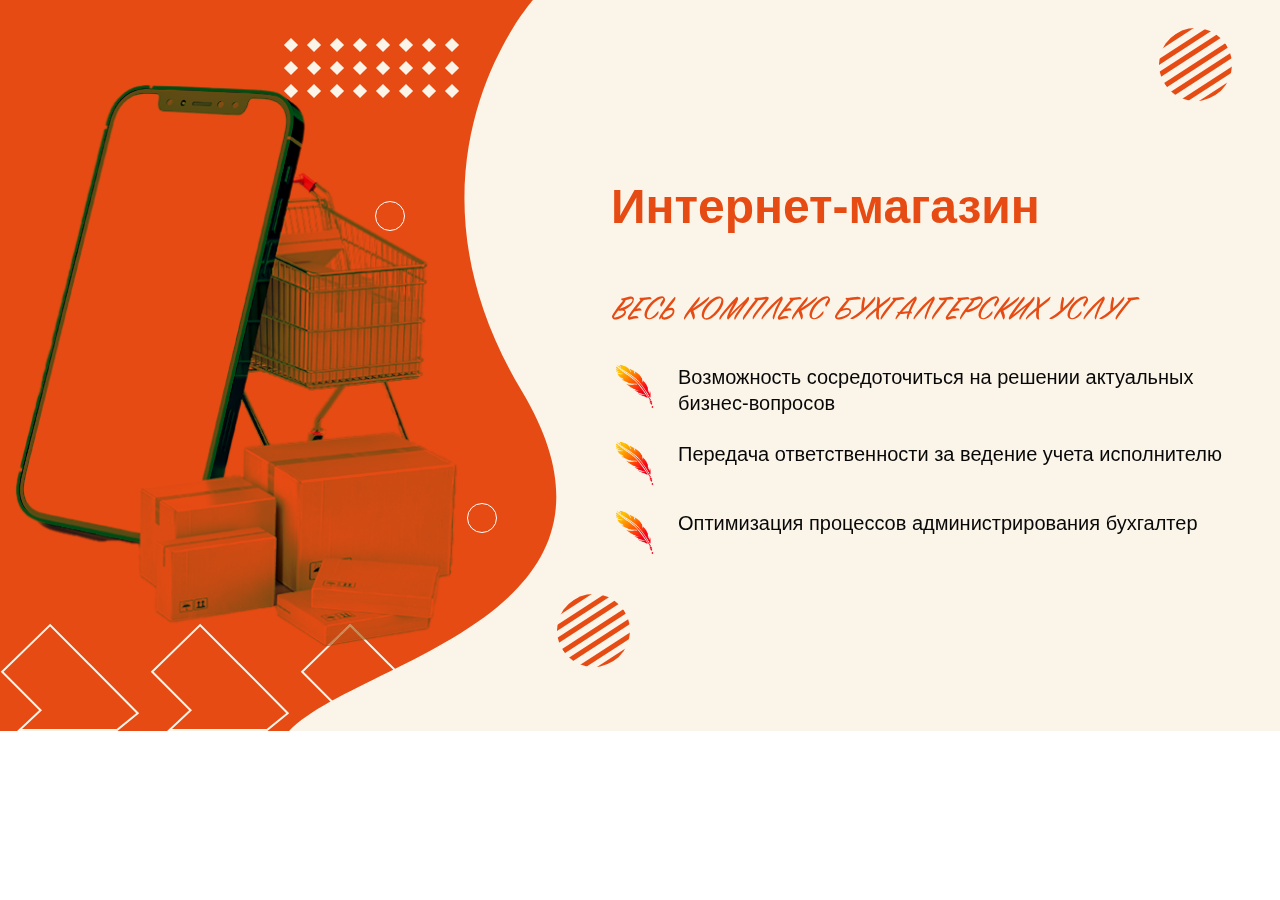
<file: banners/index.html>
<!DOCTYPE html>
<html lang="en">

<head>
    <meta charset="UTF-8">
    <meta http-equiv="X-UA-Compatible" content="IE=edge">
    <meta name="viewport" content="width=device-width, initial-scale=1.0">
    <title>Document</title>

    <link rel="stylesheet" href="./style.css">
</head>

<body>
    <div class="mint-banner-container container-1406">
        <div class="banner-wrapper">
            <div class="left-orange-block">
                <div class="squares-rows">
                    <div class="squares-row__square"></div>
                    <div class="squares-row__square"></div>
                    <div class="squares-row__square"></div>
                    <div class="squares-row__square"></div>
                    <div class="squares-row__square"></div>
                    <div class="squares-row__square"></div>
                    <div class="squares-row__square"></div>
                    <div class="squares-row__square"></div>
                    <div class="squares-row__square"></div>
                    <div class="squares-row__square"></div>
                    <div class="squares-row__square"></div>
                    <div class="squares-row__square"></div>
                    <div class="squares-row__square"></div>
                    <div class="squares-row__square"></div>
                    <div class="squares-row__square"></div>
                    <div class="squares-row__square"></div>
                    <div class="squares-row__square"></div>
                    <div class="squares-row__square"></div>
                    <div class="squares-row__square"></div>
                    <div class="squares-row__square"></div>
                    <div class="squares-row__square"></div>
                    <div class="squares-row__square"></div>
                    <div class="squares-row__square"></div>
                    <div class="squares-row__square"></div>
                </div>

                <div class="bordered-circle up"></div>
                <div class="bordered-circle bottom"></div>

                <img src="./1.png" alt="" class="left-orange__png">

                <div class="bottom-arrows">
                    <img src="./bottom-arrow.svg" alt="иконка стрелки" class="bottom-arrow">
                    <img src="./bottom-arrow.svg" alt="иконка стрелки" class="bottom-arrow">
                    <img src="./bottom-arrow.svg" alt="иконка стрелки" class="bottom-arrow">
                </div>
            </div>

            <div class="text-block">
                <div class="corner-circle up">
                    <div class="corner-circle__line"></div>
                    <div class="corner-circle__line"></div>
                    <div class="corner-circle__line"></div>
                    <div class="corner-circle__line"></div>
                    <div class="corner-circle__line"></div>
                    <div class="corner-circle__line"></div>
                    <div class="corner-circle__line"></div>
                </div>

                <div class="corner-circle bottom">
                    <div class="corner-circle__line"></div>
                    <div class="corner-circle__line"></div>
                    <div class="corner-circle__line"></div>
                    <div class="corner-circle__line"></div>
                    <div class="corner-circle__line"></div>
                    <div class="corner-circle__line"></div>
                    <div class="corner-circle__line"></div>
                </div>

                <div class="text-wrapper">
                    <p class="banner-title">Интернет-магазин</p>

                    <p class="banner-desc">Весь комплекс бухгалтерских услуг</p>

                    <div class="banner-list">
                        <p class="banner-list__item">
                            Возможность сосредоточиться на решении актуальных бизнес-вопросов
                        </p>

                        <p class="banner-list__item">
                            Передача ответственности за ведение учета исполнителю
                        </p>

                        <p class="banner-list__item">
                            Оптимизация процессов администрирования бухгалтер
                        </p>
                    </div>
                </div>
            </div>
        </div>
    </div>

</body>

</html>
</file>
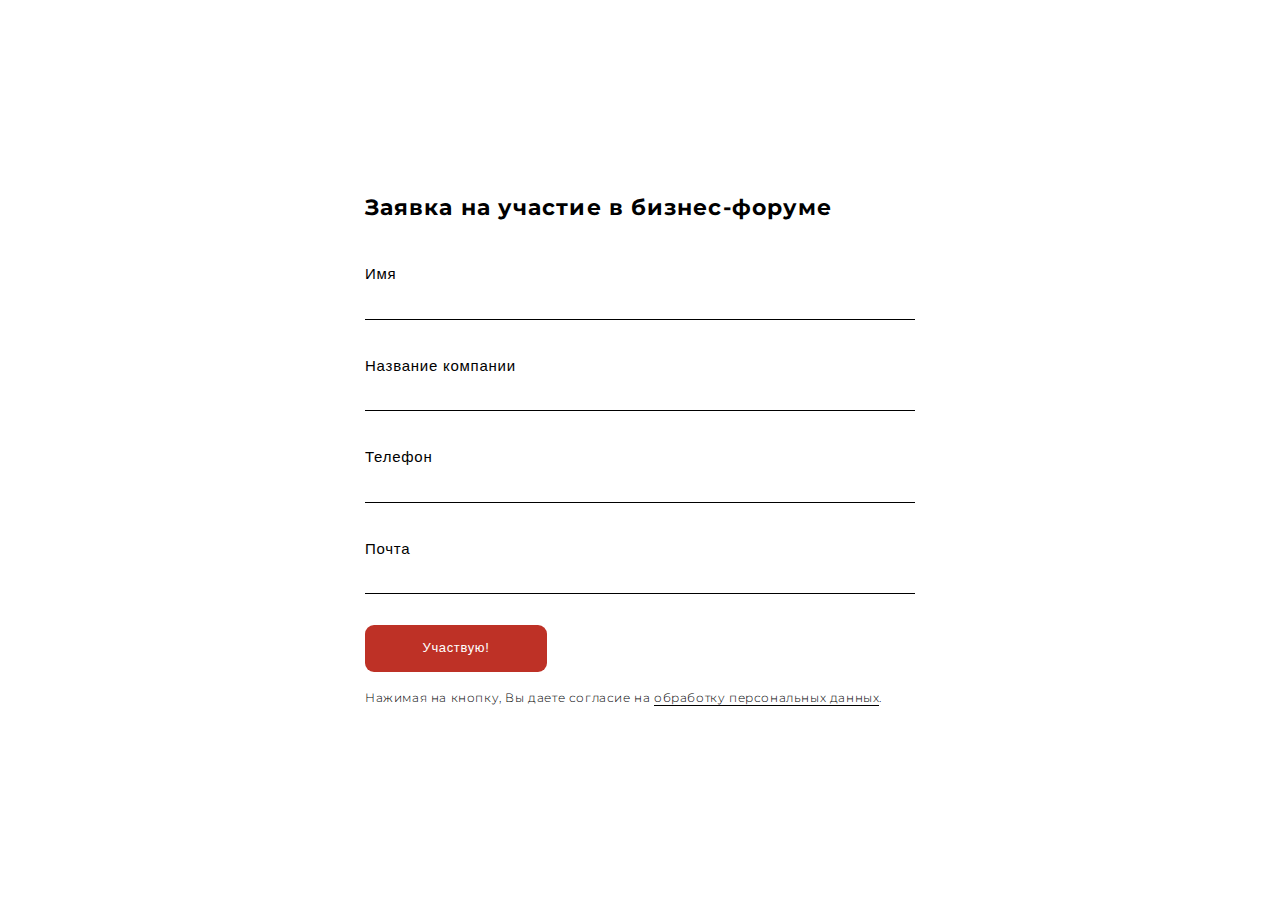
<file: form/index.html>
<!doctype html>
<html lang="en">
<head>
	<meta charset="UTF-8">
	<meta name="viewport"
		  content="width=device-width, user-scalable=yes, initial-scale=1.0, maximum-scale=3.0, minimum-scale=1.0">
	<meta http-equiv="X-UA-Compatible" content="ie=edge">
	<title>Форма участия в форуме</title>

	<link rel="stylesheet" href="./form.css">

	<script
		src="https://code.jquery.com/jquery-3.6.0.min.js"
		integrity="sha256-/xUj+3OJU5yExlq6GSYGSHk7tPXikynS7ogEvDej/m4="
		crossorigin="anonymous"></script>
	<script src="../jquery.mask.min.js" defer></script>

	<script defer src="./form.js"></script>
</head>
<body>

	<div class="form-container">
		<form action="#" method="POST" class="forum-form">
			<fieldset class="forum-form__inputs-wrapper">
				<legend class="forum-form__inputs-wrapper__title">Заявка на участие в бизнес-форуме</legend>

				<div class="input-wrapper">
					<label
						for="member-name"
						class="forum-form__label">Имя</label>

					<input type="text"
						   name="name"
						   autocomplete="name"
						   id="member-name"
						   class="forum-form__input"
						   aria-label="Имя участника бизнес-форума">
				</div>

				<div class="input-wrapper">
					<label
						for="member-company-name"
						class="forum-form__label">Название компании</label>

					<input type="text"
						   name="company-name"
						   autocomplete="company-name"
						   id="member-company-name"
						   class="forum-form__input"
						   aria-label="Название компании участника бизнес-форума">
				</div>

				<div class="input-wrapper">
					<label
						for="member-phone"
						class="forum-form__label">Телефон</label>

					<input type="tel"
						   name="phone"
						   autocomplete="tel"
						   id="member-phone"
						   class="forum-form__input"
						   aria-label="Телефон участника бизнес-форума">
				</div>

				<div class="input-wrapper">
					<label
						for="member-email"
						class="forum-form__label">Почта</label>
					<input type="email"
						   name="email"
						   autocomplete="email"
						   id="member-email"
						   class="forum-form__input"
						   aria-label="Адрес электронной почты участника бизнес-форума">
				</div>
			</fieldset>

			<button class="forum-form__submit-btn"
					id="forum-form__submit-btn"
					aria-label="Отправить заявку на участие в форуме">Участвую!</button>
			<p class="user-agree">
				Нажимая на кнопку, Вы даете согласие на
				<a href="#">обработку персональных данных</a>.
			</p>
		</form>

		<div class="success-form-block">
			<img
				src="./icons/success-icon-red.svg"
				alt="Красная галочка"
				class="success-icon">

			<p class="success-message">Заявка успешно отправлена! Ожидайе, с Вами свяжется наш менеджер.</p>
		</div>
	</div>
</body>
</html>
</file>
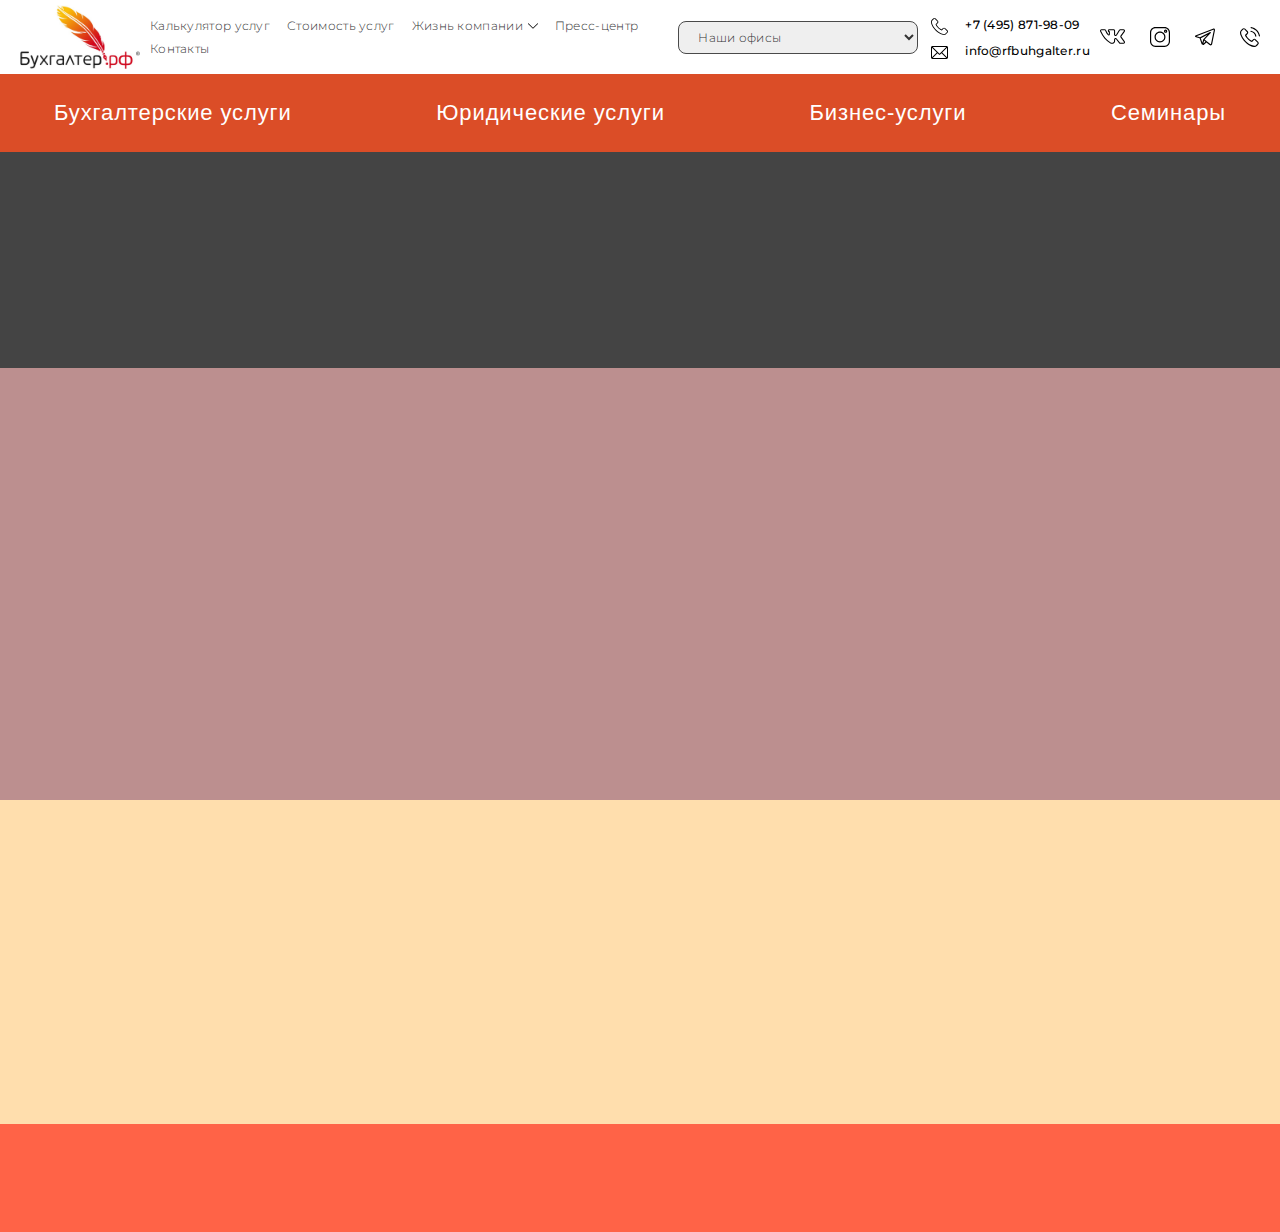
<file: header/index.html>
<!doctype html>
<html lang="ru">
<head>
	<meta charset="UTF-8">
	<meta name="viewport"
		  content="width=device-width, user-scalable=no, initial-scale=1.0, maximum-scale=1.0, minimum-scale=1.0">
	<meta http-equiv="X-UA-Compatible" content="ie=edge">
	<title>Document</title>

	<link rel="stylesheet" href="./style.css">
	<script src="./mint-header.js" defer></script>
</head>
<body>

	<div class="header-mrb"></div>
	<header class="new-mint-header">
		<div class="container-1410 header-top-side">
			<div class="mobile-group">
				<button id="burger-menu-btn" aria-label="Открыть мобильное меню">
					<div class="burger-line"></div>
					<div class="burger-line"></div>
					<div class="burger-line"></div>
				</button>

				<a href="/" class="header-logo">
					<img src="./logo.png" alt="logo">
				</a>
			</div>

			<nav class="header-top-nav">
				<a href="/#calc" class="header-top-nav__link">Калькулятор услуг</a>
				<a href="/#cost" class="header-top-nav__link">Стоимоcть услуг</a>

				<div class="header-top__dropdown-wrapper">
					<a href="/#life" class="header-top-nav__link">Жизнь компании</a>

					<div class="header-top__dropdown-list">
						<a href="">События компании</a>
						<a href="">Сотрудники</a>
						<a href="">Партнеры</a>
						<a href="">Отзывы</a>
						<a href="">Кейсы</a>
						<a href="">Акции</a>
					</div>
				</div>

				<a href="/#press" class="header-top-nav__link">Пресс-центр</a>
				<a href="/#contacts" class="header-top-nav__link">Контакты</a>
			</nav>

			<select class="buhgalter-offices-select">
				<option value="null" selected disabled hidden>Наши офисы</option>
				<option value="msk">Москва</option>
				<option value="msk">Санкт-Петербург</option>
				<option value="msk">Екатеринбург</option>
				<option value="msk">Самара</option>
			</select>

			<div class="sticky-header-services-button-wrapper">
				<button class="sticky-header-services-button">
					<span>Наши услуги</span>
					<img src="./icons/dropdown-arrow-white.svg" alt="стрелка вниз" class="icon">
				</button>
			</div>

			<div class="header-contacts-block">
				<div class="desktop-contacts-block">
					<a href="tel:+74958719809">+7 (495) 871-98-09</a>
					<a href="mailto:info@rfbuhgalter.ru">info@rfbuhgalter.ru</a>
				</div>

				<div class="mobile-contacts-block">
					<div class="contact-wrapper">
						<a href="mailto:info@rfbuhgalter.ru"
						   title="написать электронное пиьсмо на электронную почту info@rfbuhgalter.ru"
						   aria-label="написать электронное пиьсмо на электронную почту info@rfbuhgalter.ru">
							<img src="./icons/email.svg" alt="иконка конверта">
						</a>
					</div>

					<div class="contact-wrapper">
						<a href="tel:+74958719809"
						   title="позвонить на номер +7 (495) 871-98-09"
						   aria-label="позвонить на номер +7 (495) 871-98-09">
							<img src="./icons/social/whatsapp.svg" alt="иконка телефона">
						</a>
					</div>
				</div>
			</div>

			<div class="header-social-icons">
				<a href="https://vk.com" target="_blank" class="header-social-icons__item vk">
					<svg width="25" height="20" viewBox="0 0 25 20" fill="none" xmlns="http://www.w3.org/2000/svg">
						<path d="M23.4371 16.8077H20.3119C19.8312 16.8089 19.3769 16.5876 19.0812 16.2086L16.0343 12.3218C15.8975 12.1471 15.6652 12.0781 15.4552 12.1502C15.2454 12.2221 15.104 12.4189 15.1033 12.6408V14.2033C15.1033 15.6423 13.7034 16.8077 11.9781 16.8077C11.3037 16.8138 10.6416 16.6263 10.0705 16.2674C5.69521 13.4676 2.72628 9.93238 0.148184 4.4504C-0.0789925 3.96667 -0.0431325 3.40035 0.243174 2.94905C0.529481 2.49775 1.02656 2.22423 1.56102 2.22365H4.68617C5.31143 2.22213 5.87737 2.59351 6.12495 3.16765L6.47649 3.98804C7.00772 5.22043 7.72091 6.36623 8.59261 7.38671C8.62103 7.41723 8.66147 7.43402 8.70324 7.4323C8.74158 7.43592 8.77992 7.42314 8.80834 7.39701C8.83695 7.37107 8.85316 7.33407 8.85297 7.29554V5.25763C8.13806 5.00222 7.71042 4.26996 7.83879 3.52186C7.96716 2.77376 8.61473 2.22613 9.37389 2.22365H13.5407C14.4036 2.22365 15.1033 2.9233 15.1033 3.78623V7.4323C15.1037 7.66482 15.2582 7.86891 15.4819 7.93243C15.7056 7.99595 15.9443 7.90344 16.0669 7.70563L18.9771 2.97232C19.2592 2.50519 19.7662 2.22079 20.3119 2.22365H23.4371C24.0144 2.22384 24.5445 2.54258 24.8158 3.05225C25.087 3.56191 25.055 4.17973 24.7326 4.65869L21.4512 9.20965C21.3187 9.39219 21.3187 9.63921 21.4512 9.82175L24.7067 14.3336C25.0485 14.8097 25.0952 15.4371 24.8276 15.9586C24.56 16.48 24.023 16.8077 23.4371 16.8077ZM15.6242 11.0782C16.1049 11.0772 16.559 11.2983 16.8547 11.6773L19.9016 15.5641C20 15.6909 20.1513 15.7655 20.3119 15.7659H23.4371C23.6331 15.7667 23.813 15.657 23.9023 15.4825C23.9917 15.3077 23.9753 15.0979 23.8601 14.939L20.6049 10.4272C20.2104 9.88107 20.2104 9.14384 20.6049 8.59774L23.8798 4.05976C23.9313 3.97774 23.9584 3.88294 23.9578 3.78623C23.9578 3.49859 23.7247 3.26531 23.4371 3.26531H20.3119C20.1313 3.2655 19.9638 3.35915 19.8692 3.5127L16.9588 8.24601C16.5945 8.84457 15.8762 9.12744 15.2015 8.93784C14.5268 8.74843 14.061 8.1329 14.0616 7.4323V3.78623C14.0616 3.49859 13.8283 3.26531 13.5407 3.26531H9.37389C9.08606 3.26531 8.85297 3.49859 8.85297 3.78623C8.85297 4.07387 9.08606 4.30715 9.37389 4.30715H9.89463V7.29554C9.88871 7.78975 9.57837 8.22904 9.11429 8.39975C8.6504 8.57028 8.12929 8.43657 7.80464 8.06385C6.86637 6.96498 6.09806 5.73163 5.52602 4.40481L5.1678 3.58442C5.08635 3.39063 4.89637 3.26473 4.68617 3.26531H1.56102C1.38325 3.26626 1.21826 3.35782 1.12327 3.50812C1.02828 3.65843 1.01664 3.84669 1.09218 4.00768C3.6119 9.36587 6.37883 12.6669 10.6368 15.3949C11.0402 15.6419 11.5051 15.7707 11.9781 15.7659C13.1239 15.7659 14.0616 15.0628 14.0616 14.2033V12.6408C14.0616 11.7778 14.7611 11.0782 15.6242 11.0782V11.0782Z"/>
					</svg>
				</a>

				<a href="https://instagram.com" target="_blank" class="header-social-icons__item">
					<svg width="20" height="20" viewBox="0 0 20 20" fill="none" xmlns="http://www.w3.org/2000/svg">
						<path d="M14.5862 0H5.41381C2.42858 0 0 2.42858 0 5.41381V14.5863C0 17.5714 2.42858 20 5.41381 20H14.5863C17.5714 20 20 17.5714 20 14.5863V5.41381C20 2.42858 17.5714 0 14.5862 0V0ZM18.8275 14.5863C18.8275 16.9249 16.9249 18.8275 14.5862 18.8275H5.41381C3.0751 18.8275 1.17248 16.9249 1.17248 14.5863V5.41381C1.17248 3.0751 3.0751 1.17248 5.41381 1.17248H14.5863C16.9249 1.17248 18.8275 3.0751 18.8275 5.41381V14.5863Z"/>
						<path d="M10.0001 4.53125C6.98464 4.53125 4.53149 6.9844 4.53149 9.99984C4.53149 13.0153 6.98464 15.4684 10.0001 15.4684C13.0155 15.4684 15.4687 13.0153 15.4687 9.99984C15.4687 6.9844 13.0155 4.53125 10.0001 4.53125V4.53125ZM10.0001 14.2959C7.63131 14.2959 5.70398 12.3688 5.70398 9.99984C5.70398 7.63107 7.63131 5.70373 10.0001 5.70373C12.369 5.70373 14.2962 7.63107 14.2962 9.99984C14.2962 12.3688 12.369 14.2959 10.0001 14.2959V14.2959Z"/>
						<path d="M15.5993 2.58936C14.7082 2.58936 13.9834 3.3143 13.9834 4.20526C13.9834 5.09637 14.7082 5.82131 15.5993 5.82131C16.4904 5.82131 17.2154 5.09637 17.2154 4.20526C17.2154 3.31415 16.4904 2.58936 15.5993 2.58936ZM15.5993 4.64868C15.3549 4.64868 15.1559 4.4497 15.1559 4.20526C15.1559 3.96066 15.3549 3.76184 15.5993 3.76184C15.8439 3.76184 16.0429 3.96066 16.0429 4.20526C16.0429 4.4497 15.8439 4.64868 15.5993 4.64868Z"/>
					</svg>
				</a>

				<a href="https://t.me" target="_blank" class="header-social-icons__item">
					<svg width="20" height="20" viewBox="0 0 20 20" fill="none" xmlns="http://www.w3.org/2000/svg">
						<g clip-path="url(#clip0)">
							<path d="M19.6912 1.98669C19.4469 1.68793 19.081 1.52344 18.6608 1.52344C18.4323 1.52344 18.1903 1.5715 17.9416 1.66656L1.01199 8.12912C0.113557 8.47198 -0.00744541 8.98651 0.000336565 9.2627C0.00811854 9.53888 0.158112 10.0458 1.07456 10.3374C1.08005 10.3391 1.08554 10.3407 1.09103 10.3423L4.60269 11.3472L6.5018 16.7778C6.76074 17.5182 7.34195 17.9781 8.01883 17.9781C8.44562 17.9781 8.86539 17.7992 9.23282 17.4611L11.4049 15.4611L14.5554 17.9979C14.5557 17.9982 14.5562 17.9984 14.5565 17.9987L14.5864 18.0228C14.5891 18.0249 14.592 18.0272 14.5948 18.0293C14.9449 18.3009 15.3272 18.4444 15.7006 18.4445H15.7007C16.4302 18.4445 17.0111 17.9045 17.1804 17.0689L19.9543 3.37204C20.0656 2.82227 19.9723 2.33032 19.6912 1.98669V1.98669ZM5.77747 11.1563L12.5525 7.69516L8.33392 12.1777C8.2648 12.2511 8.21582 12.341 8.19171 12.4388L7.37827 15.7338L5.77747 11.1563ZM8.4389 16.599C8.41083 16.6248 8.3826 16.6478 8.35437 16.669L9.10907 13.6124L10.4819 14.7179L8.4389 16.599ZM18.8057 3.13934L16.0318 16.8364C16.0051 16.9675 15.9198 17.2725 15.7006 17.2725C15.5922 17.2725 15.4561 17.2134 15.3168 17.1062L11.7469 14.2317C11.7464 14.2313 11.7458 14.2308 11.7452 14.2305L9.621 12.52L15.7216 6.0376C15.9169 5.83008 15.9346 5.51224 15.7636 5.28427C15.5924 5.0563 15.2822 4.98459 15.0284 5.11429L4.99454 10.2403L1.43512 9.22195L18.3596 2.76138C18.5025 2.70676 18.6023 2.69531 18.6608 2.69531C18.6966 2.69531 18.7604 2.69958 18.7841 2.72873C18.8152 2.76672 18.8549 2.89627 18.8057 3.13934V3.13934Z"/>
						</g>
						<defs>
							<clipPath id="clip0">
								<rect width="20" height="20" fill="white"/>
							</clipPath>
						</defs>
					</svg>
				</a>

				<a href="https://whatsapp.com" target="_blank" class="header-social-icons__item">
					<svg width="20" height="20" viewBox="0 0 20 20" fill="none" xmlns="http://www.w3.org/2000/svg">
						<path d="M15.8064 12.3892C15.397 11.9629 14.9031 11.7349 14.3797 11.7349C13.8605 11.7349 13.3624 11.9586 12.936 12.385L11.6022 13.7146C11.4924 13.6555 11.3827 13.6007 11.2771 13.5458C11.1252 13.4698 10.9816 13.398 10.8592 13.3221C9.60978 12.5285 8.47429 11.4943 7.38524 10.1562C6.8576 9.48927 6.50302 8.92786 6.24553 8.35801C6.59166 8.04142 6.91247 7.71217 7.22483 7.39559C7.34303 7.27739 7.46122 7.15498 7.57941 7.03679C8.46585 6.15035 8.46585 5.0022 7.57941 4.11576L6.42704 2.96339C6.29618 2.83253 6.16111 2.69746 6.03447 2.56238C5.78121 2.30067 5.51527 2.03051 5.2409 1.77725C4.83145 1.37202 4.3418 1.15674 3.82682 1.15674C3.31184 1.15674 2.81375 1.37202 2.39163 1.77725C2.38741 1.78147 2.38741 1.78147 2.38319 1.78569L0.948004 3.23354C0.407699 3.77385 0.099556 4.43234 0.0320178 5.19637C-0.0692895 6.42894 0.293728 7.57709 0.572323 8.32846C1.25615 10.1731 2.27766 11.8827 3.80149 13.7146C5.65035 15.9223 7.87489 17.6656 10.416 18.894C11.3869 19.3541 12.6828 19.8986 14.1306 19.9915C14.2193 19.9957 14.3121 19.9999 14.3965 19.9999C15.3716 19.9999 16.1905 19.6496 16.8321 18.9531C16.8364 18.9446 16.8448 18.9404 16.849 18.932C17.0685 18.666 17.3218 18.4254 17.5877 18.1679C17.7692 17.9949 17.955 17.8134 18.1365 17.6234C18.5544 17.1886 18.7739 16.6821 18.7739 16.1629C18.7739 15.6395 18.5501 15.1372 18.1238 14.715L15.8064 12.3892ZM17.3176 16.8341C17.3134 16.8341 17.3134 16.8383 17.3176 16.8341C17.1529 17.0113 16.9841 17.1718 16.8026 17.349C16.5282 17.6107 16.2496 17.8851 15.9879 18.1933C15.5616 18.6491 15.0593 18.8644 14.4008 18.8644C14.3374 18.8644 14.2699 18.8644 14.2066 18.8602C12.9529 18.78 11.7879 18.2904 10.9141 17.8725C8.52494 16.7159 6.42704 15.0738 4.68371 12.9928C3.2443 11.2579 2.28188 9.6539 1.64449 7.93167C1.25193 6.88061 1.10841 6.0617 1.17172 5.28924C1.21394 4.79536 1.40389 4.38591 1.75424 4.03556L3.19365 2.59615C3.40048 2.40198 3.61998 2.29645 3.83526 2.29645C4.10119 2.29645 4.31647 2.45685 4.45155 2.59193C4.45577 2.59615 4.45999 2.60037 4.46421 2.60459C4.7217 2.8452 4.96653 3.09424 5.22402 3.36017C5.35487 3.49525 5.48995 3.63033 5.62502 3.76963L6.77739 4.922C7.22483 5.36944 7.22483 5.78311 6.77739 6.23055C6.65498 6.35296 6.53679 6.47538 6.41438 6.59357C6.0598 6.95659 5.72211 7.29428 5.35487 7.62353C5.34643 7.63197 5.33799 7.63619 5.33377 7.64463C4.97075 8.00765 5.03829 8.36223 5.11427 8.60283C5.11849 8.6155 5.12271 8.62816 5.12693 8.64082C5.42663 9.36686 5.84874 10.0507 6.49036 10.8654L6.49458 10.8696C7.65961 12.3048 8.88796 13.4234 10.2429 14.2803C10.416 14.39 10.5933 14.4787 10.7621 14.5631C10.9141 14.6391 11.0576 14.7108 11.18 14.7868C11.1969 14.7952 11.2138 14.8079 11.2307 14.8164C11.3742 14.8881 11.5093 14.9219 11.6486 14.9219C11.9989 14.9219 12.2184 14.7024 12.2902 14.6306L13.7338 13.187C13.8773 13.0435 14.1053 12.8704 14.3712 12.8704C14.6329 12.8704 14.8482 13.035 14.9791 13.1785C14.9833 13.1828 14.9833 13.1828 14.9875 13.187L17.3134 15.5128C17.7481 15.9434 17.7481 16.3866 17.3176 16.8341Z"/>
						<path d="M10.8087 4.7574C11.9146 4.94313 12.9192 5.46656 13.7213 6.26857C14.5233 7.07059 15.0425 8.07522 15.2324 9.18116C15.2789 9.45975 15.5195 9.65392 15.7938 9.65392C15.8276 9.65392 15.8571 9.6497 15.8909 9.64548C16.2033 9.59483 16.4101 9.29935 16.3595 8.98698C16.1315 7.64888 15.4984 6.42897 14.5317 5.46233C13.5651 4.49569 12.3452 3.86252 11.0071 3.63458C10.6947 3.58393 10.4034 3.79076 10.3486 4.09891C10.2937 4.40705 10.4963 4.70675 10.8087 4.7574Z"/>
						<path d="M19.9769 8.82242C19.6012 6.61899 18.5628 4.61395 16.9672 3.01836C15.3716 1.42277 13.3666 0.384369 11.1631 0.00868772C10.855 -0.0461871 10.5637 0.16487 10.5088 0.473013C10.4582 0.785377 10.665 1.07664 10.9774 1.13151C12.9444 1.46498 14.7384 2.39785 16.1652 3.82037C17.5919 5.24712 18.5206 7.0411 18.854 9.00815C18.9005 9.28675 19.1411 9.48092 19.4154 9.48092C19.4492 9.48092 19.4788 9.4767 19.5125 9.47248C19.8207 9.42604 20.0317 9.13056 19.9769 8.82242Z"/>
					</svg>
				</a>
			</div>
		</div>

		<div id="burger-menu-block">
			<select name="" class="mobile-offices-select">
				<option value="" selected disabled hidden>Наши офисы</option>
				<option value="">Москва</option>
				<option value="">Санкт-Петербург</option>
				<option value="">Екатеринбург</option>
				<option value="">Самара</option>
			</select>

			<nav class="mobile-burger-navigation">
				<a href="" class="burger-navigation-item">Калькулятор</a>
				<a href="" class="burger-navigation-item">Стоимость услуг</a>
				<div class="burger-navigation-item wrapper">
					<div class="burger-navigation-item__inner-link-wrapper">
						<a href="" class="inner-link">Жизнь компании</a>
						<svg width="10" height="10" viewBox="0 0 10 10" fill="none" xmlns="http://www.w3.org/2000/svg">
							<g clip-path="url(#clip0)">
								<path d="M5.27442 7.58656L9.88692 2.96126C10.038 2.80972 10.0377 2.56437 9.88614 2.41308C9.73459 2.26191 9.48911 2.2623 9.33795 2.41386L4.99998 6.76385L0.662031 2.41371C0.51086 2.26216 0.265529 2.26177 0.113967 2.41292C0.0379907 2.48876 2.14591e-06 2.58812 2.14591e-06 2.68747C2.14591e-06 2.78658 0.0377366 2.88554 0.113186 2.96124L4.72557 7.58656C4.79819 7.65955 4.89701 7.7005 4.99998 7.7005C5.10295 7.7005 5.20166 7.65943 5.27442 7.58656Z" fill="black"/>
							</g>
							<defs>
								<clipPath id="clip0">
									<rect width="10" height="10" fill="white" transform="translate(10) rotate(90)"/>
								</clipPath>
							</defs>
						</svg>
					</div>
					<div class="burger-navigation-item__inner-dropdown-wrapper" style="height: 0px">
						<div class="links-list">
							<a href="">События компании</a>
							<a href="">Сотрудники</a>
							<a href="">Партнеры</a>
							<a href="">Отзывы</a>
							<a href="">Кейсы</a>
							<a href="">Акции</a>
						</div>
					</div>
				</div>
				<a href="" class="burger-navigation-item">Пресс-центр</a>
				<a href="" class="burger-navigation-item">Пресс-центр</a>
			</nav>

			<div class="burger-contacts">
				<a href="tel:+74958719809">+7 (495) 871-98-09</a>
				<a href="mailto:info@rfbuhgalter.ru">info@rfbuhgalter.ru</a>
			</div>

			<div class="burger-social">
				<a href="">
					<img src="./icons/social/vk.svg" alt="иконка VK">
				</a>

				<a href="">
					<img src="./icons/social/instagram.svg" alt="иконка Instagram">
				</a>

				<a href="">
					<img src="./icons/social/telegram.svg" alt="иконка Telegram">
				</a>

				<a href="">
					<img src="./icons/social/whatsapp.svg" alt="иконка WhatsApp">
				</a>
			</div>
		</div>

		<div class="mid-size-menu container-1410">
			<nav class="header-top-nav">
				<a href="/#calc" class="header-top-nav__link">Калькулятор услуг</a>
				<a href="/#cost" class="header-top-nav__link">Стоимоcть услуг</a>

				<div class="header-top__dropdown-wrapper">
					<a href="/#life" class="header-top-nav__link">Жизнь компании</a>

					<div class="header-top__dropdown-list">
						<a href="">События компании</a>
						<a href="">Сотрудники</a>
						<a href="">Партнеры</a>
						<a href="">Отзывы</a>
						<a href="">Кейсы</a>
						<a href="">Акции</a>
					</div>
				</div>

				<a href="/#press" class="header-top-nav__link">Пресс-центр</a>
				<a href="/#contacts" class="header-top-nav__link">Контакты</a>
			</nav>
		</div>

		<!-- Orange line -->
		<div class="header-main-line">
			<!-- Container -->
			<div class="container-1410">
				<!-- General sections -->
				<div class="main-line-sections">
					<div class="orange-section-item">
						<a href="/" class="main-line-section-big-button">Бухгалтерские услуги</a>

						<div class="orange-section-dropdown">
							<div class="left-list">
								<div class="left-list-button-wrapper active" data-detail-block="1">
									<span class="left-list__item">Бухгалтерское обслуживание</span>
								</div>

								<div class="left-list-button-wrapper" data-detail-block="2">
									<span class="left-list__item">Бухгалтерские услуги</span>
								</div>

								<div class="left-list-button-wrapper" data-detail-block="3">
									<span class="left-list__item">Аутсорсинг по категориям</span>
								</div>

								<div class="left-list-button-wrapper" data-detail-block="4">
									<span class="left-list__item">Финансовая безопасность</span>
								</div>

								<div class="left-list-button-wrapper" data-detail-block="5">
									<span class="left-list__item">Сопровождение по отраслям</span>
								</div>
							</div>

							<div class="right-lists-wrapper">
								<div class="right-list active" data-detail-block="1">
									<a href="/">Для МФО</a>
									<a href="/">Для ломбардов</a>
									<a href="/">Для строительства</a>
									<a href="/">Для агенства недвижимости</a>
									<a href="/">Для фитнес клубов/спорта</a>
									<a href="/">Для мастерских различного направления</a>
									<a href="/">Для продуктовых магазинов</a>
									<a href="/">Брачные агенства/услуги</a>
									<a href="/">Для кафе/рестораны/столовые</a>
									<a href="/">Для агропромышленности</a>
									<a href="/">Для аптек</a>
									<a href="/">Для интернет магазинов</a>
									<a href="/">Для МФО</a>
									<a href="/">Для ломбардов</a>
									<a href="/">Для строительства</a>
									<a href="/">Для агенства недвижимости</a>
									<a href="/">Для фитнес клубов/спорта</a>
									<a href="/">Для мастерских различного направления</a>
									<a href="/">Для продуктовых магазинов</a>
									<a href="/">Брачные агенства/услуги</a>
									<a href="/">Для кафе/рестораны/столовые</a>
									<a href="/">Для агропромышленности</a>
									<a href="/">Для аптек</a>
									<a href="/">Для интернет магазинов</a>
									<a href="/">Для МФО</a>
									<a href="/">Для ломбардов</a>
									<a href="/">Для строительства</a>
									<a href="/">Для агенства недвижимости</a>
									<a href="/">Для фитнес клубов/спорта</a>
									<a href="/">Для мастерских различного направления</a>
									<a href="/">Для продуктовых магазинов</a>
									<a href="/">Брачные агенства/услуги</a>
									<a href="/">Для кафе/рестораны/столовые</a>
									<a href="/">Для агропромышленности</a>
									<a href="/">Для аптек</a>
									<a href="/">Для интернет магазинов</a>
									<a href="/">Для МФО</a>
									<a href="/">Для ломбардов</a>
									<a href="/">Для строительства</a>
									<a href="/">Для агенства недвижимости</a>
									<a href="/">Для фитнес клубов/спорта</a>
									<a href="/">Для мастерских различного направления</a>
									<a href="/">Для продуктовых магазинов</a>
									<a href="/">Брачные агенства/услуги</a>
									<a href="/">Для кафе/рестораны/столовые</a>
									<a href="/">Для агропромышленности</a>
									<a href="/">Для аптек</a>
									<a href="/">Для интернет магазинов</a>
									<a href="/">Для МФО</a>
									<a href="/">Для ломбардов</a>
									<a href="/">Для строительства</a>
									<a href="/">Для агенства недвижимости</a>
									<a href="/">Для фитнес клубов/спорта</a>
									<a href="/">Для мастерских различного направления</a>
									<a href="/">Для продуктовых магазинов</a>
									<a href="/">Брачные агенства/услуги</a>
									<a href="/">Для кафе/рестораны/столовые</a>
									<a href="/">Для агропромышленности</a>
									<a href="/">Для аптек</a>
									<a href="/">Для интернет магазинов</a>
									<a href="/">Для МФО</a>
									<a href="/">Для ломбардов</a>
									<a href="/">Для строительства</a>
									<a href="/">Для агенства недвижимости</a>
									<a href="/">Для фитнес клубов/спорта</a>
									<a href="/">Для мастерских различного направления</a>
									<a href="/">Для продуктовых магазинов</a>
									<a href="/">Брачные агенства/услуги</a>
									<a href="/">Для кафе/рестораны/столовые</a>
									<a href="/">Для агропромышленности</a>
									<a href="/">Для аптек</a>
									<a href="/">Для интернет магазинов</a>
								</div>
								<div class="right-list" data-detail-block="2">
									<a href="/">Для МФО</a>
									<a href="/">Для ломбардов</a>
									<a href="/">Для строительства</a>
									<a href="/">Для агенства недвижимости</a>
									<a href="/">Для фитнес клубов/спорта</a>
									<a href="/">Для мастерских различного направления</a>
									<a href="/">Брачные агенства/услуги</a>
									<a href="/">Для кафе/рестораны/столовые</a>
									<a href="/">Для агропромышленности</a>
									<a href="/">Для аптек</a>
									<a href="/">Для интернет магазинов</a>
									<a href="/">Для МФО</a>
									<a href="/">Для ломбардов</a>
								</div>
								<div class="right-list" data-detail-block="3">
									<a href="/">Для МФО</a>
									<a href="/">Для ломбардов</a>
								</div>
								<div class="right-list" data-detail-block="4">
									<a href="/">Для МФО</a>
									<a href="/">Для ломбардов</a>
									<a href="/">Для строительства</a>
									<a href="/">Для агенства недвижимости</a>
									<a href="/">Для фитнес клубов/спорта</a>
									<a href="/">Для мастерских различного направления</a>
									<a href="/">Для продуктовых магазинов</a>
									<a href="/">Брачные агенства/услуги</a>
									<a href="/">Для кафе/рестораны/столовые</a>
									<a href="/">Для агропромышленности</a>
									<a href="/">Для аптек</a>
									<a href="/">Для интернет магазинов</a>
									<a href="/">Для МФО</a>
									<a href="/">Для ломбардов</a>
									<a href="/">Для строительства</a>
									<a href="/">Для агенства недвижимости</a>
									<a href="/">Для фитнес клубов/спорта</a>
									<a href="/">Для мастерских различного направления</a>
									<a href="/">Для продуктовых магазинов</a>
									<a href="/">Брачные агенства/услуги</a>

									<a href="/">Для МФО</a>
									<a href="/">Для ломбардов</a>
									<a href="/">Для строительства</a>
									<a href="/">Для агенства недвижимости</a>
									<a href="/">Для фитнес клубов/спорта</a>
									<a href="/">Для мастерских различного направления</a>
									<a href="/">Для продуктовых магазинов</a>
									<a href="/">Брачные агенства/услуги</a>

									<a href="/">Для ломбардов</a>

									<a href="/">Для интернет магазинов</a>
								</div >
								<div class="right-list" data-detail-block="5">
									<a href="/">Для МФО</a>
									<a href="/">Для ломбардов</a>
									<a href="/">Для строительства</a>
									<a href="/">Для агенства недвижимости</a>
									<a href="/">Для фитнес клубов/спорта</a>
									<a href="/">Для мастерских различного направления</a>
									<a href="/">Для продуктовых магазинов</a>
									<a href="/">Брачные агенства/услуги</a>
									<a href="/">Для кафе/рестораны/столовые</a>
									<a href="/">Для агропромышленности</a>
									<a href="/">Для аптек</a>
									<a href="/">Для интернет магазинов</a>
									<a href="/">Для МФО</a>
									<a href="/">Для ломбардов</a>
									<a href="/">Для строительства</a>
									<a href="/">Для агенства недвижимости</a>
									<a href="/">Для фитнес клубов/спорта</a>
									<a href="/">Для мастерских различного направления</a>
									<a href="/">Для продуктовых магазинов</a>
									<a href="/">Брачные агенства/услуги</a>
									<a href="/">Для кафе/рестораны/столовые</a>
									<a href="/">Для агропромышленности</a>
									<a href="/">Для аптек</a>
									<a href="/">Для интернет магазинов</a>
									<a href="/">Для МФО</a>
									<a href="/">Для ломбардов</a>
									<a href="/">Для строительства</a>
									<a href="/">Для агенства недвижимости</a>
									<a href="/">Для фитнес клубов/спорта</a>
									<a href="/">Для мастерских различного направления</a>
									<a href="/">Для продуктовых магазинов</a>
									<a href="/">Брачные агенства/услуги</a>
									<a href="/">Для кафе/рестораны/столовые</a>
									<a href="/">Для агропромышленности</a>
									<a href="/">Для аптек</a>
									<a href="/">Для интернет магазинов</a>
									<a href="/">Для МФО</a>
									<a href="/">Для ломбардов</a>
									<a href="/">Для строительства</a>
									<a href="/">Для агенства недвижимости</a>
									<a href="/">Для фитнес клубов/спорта</a>
									<a href="/">Для мастерских различного направления</a>
									<a href="/">Для продуктовых магазинов</a>
									<a href="/">Брачные агенства/услуги</a>
									<a href="/">Для кафе/рестораны/столовые</a>
									<a href="/">Для агропромышленности</a>
									<a href="/">Для аптек</a>
									<a href="/">Для интернет магазинов</a>
									<a href="/">Для МФО</a>
									<a href="/">Для ломбардов</a>
									<a href="/">Для строительства</a>
									<a href="/">Для агенства недвижимости</a>
									<a href="/">Для фитнес клубов/спорта</a>
									<a href="/">Для мастерских различного направления</a>
									<a href="/">Для продуктовых магазинов</a>
									<a href="/">Брачные агенства/услуги</a>
									<a href="/">Для кафе/рестораны/столовые</a>
									<a href="/">Для агропромышленности</a>
									<a href="/">Для аптек</a>
									<a href="/">Для интернет магазинов</a>
									<a href="/">Для МФО</a>
									<a href="/">Для ломбардов</a>
									<a href="/">Для строительства</a>
									<a href="/">Для агенства недвижимости</a>
									<a href="/">Для фитнес клубов/спорта</a>
									<a href="/">Для мастерских различного направления</a>
									<a href="/">Для продуктовых магазинов</a>
									<a href="/">Брачные агенства/услуги</a>
									<a href="/">Для кафе/рестораны/столовые</a>
									<a href="/">Для агропромышленности</a>
									<a href="/">Для аптек</a>
									<a href="/">Для интернет магазинов</a>
								</div>
							</div>
						</div>
					</div>

					<div class="orange-section-item">
						<a href="/" class="main-line-section-big-button">Юридические услуги</a>

						<div class="orange-section-dropdown">
							<div class="left-list">
								<div class="left-list-button-wrapper active" data-detail-block="1">
									<span class="left-list__item">Бухгалтерское обслуживание</span>
								</div>

								<div class="left-list-button-wrapper" data-detail-block="2">
									<span class="left-list__item">Бухгалтерские услуги</span>
								</div>

								<div class="left-list-button-wrapper" data-detail-block="3">
									<span class="left-list__item">Аутсорсинг по категориям</span>
								</div>

								<div class="left-list-button-wrapper" data-detail-block="4">
									<span class="left-list__item">Финансовая безопасность</span>
								</div>

								<div class="left-list-button-wrapper" data-detail-block="5">
									<span class="left-list__item">Сопровождение по отраслям</span>
								</div>
							</div>

							<div class="right-lists-wrapper">
								<div class="right-list active" data-detail-block="1">
									<a href="/">Для МФО</a>
									<a href="/">Для ломбардов</a>
									<a href="/">Для строительства</a>
									<a href="/">Для агенства недвижимости</a>
									<a href="/">Для фитнес клубов/спорта</a>
									<a href="/">Для мастерских различного направления</a>
									<a href="/">Для продуктовых магазинов</a>
									<a href="/">Брачные агенства/услуги</a>
									<a href="/">Для кафе/рестораны/столовые</a>
									<a href="/">Для агропромышленности</a>
									<a href="/">Для аптек</a>
									<a href="/">Для интернет магазинов</a>
									<a href="/">Для МФО</a>
									<a href="/">Для ломбардов</a>
									<a href="/">Для строительства</a>
									<a href="/">Для агенства недвижимости</a>
									<a href="/">Для фитнес клубов/спорта</a>
									<a href="/">Для мастерских различного направления</a>
									<a href="/">Для продуктовых магазинов</a>
									<a href="/">Брачные агенства/услуги</a>
									<a href="/">Для кафе/рестораны/столовые</a>
									<a href="/">Для агропромышленности</a>
									<a href="/">Для аптек</a>
									<a href="/">Для интернет магазинов</a>
									<a href="/">Для МФО</a>
									<a href="/">Для ломбардов</a>
									<a href="/">Для строительства</a>
									<a href="/">Для агенства недвижимости</a>
									<a href="/">Для фитнес клубов/спорта</a>
									<a href="/">Для мастерских различного направления</a>
									<a href="/">Для продуктовых магазинов</a>
									<a href="/">Брачные агенства/услуги</a>
									<a href="/">Для кафе/рестораны/столовые</a>
									<a href="/">Для агропромышленности</a>
									<a href="/">Для аптек</a>
									<a href="/">Для интернет магазинов</a>
									<a href="/">Для МФО</a>
									<a href="/">Для ломбардов</a>
									<a href="/">Для строительства</a>
									<a href="/">Для агенства недвижимости</a>
									<a href="/">Для фитнес клубов/спорта</a>
									<a href="/">Для мастерских различного направления</a>
									<a href="/">Для продуктовых магазинов</a>
									<a href="/">Брачные агенства/услуги</a>
									<a href="/">Для кафе/рестораны/столовые</a>
									<a href="/">Для агропромышленности</a>
									<a href="/">Для аптек</a>
									<a href="/">Для интернет магазинов</a>
									<a href="/">Для МФО</a>
									<a href="/">Для ломбардов</a>
									<a href="/">Для строительства</a>
									<a href="/">Для агенства недвижимости</a>
									<a href="/">Для фитнес клубов/спорта</a>
									<a href="/">Для мастерских различного направления</a>
									<a href="/">Для продуктовых магазинов</a>
									<a href="/">Брачные агенства/услуги</a>
									<a href="/">Для кафе/рестораны/столовые</a>
									<a href="/">Для агропромышленности</a>
									<a href="/">Для аптек</a>
									<a href="/">Для интернет магазинов</a>
									<a href="/">Для МФО</a>
									<a href="/">Для ломбардов</a>
									<a href="/">Для строительства</a>
									<a href="/">Для агенства недвижимости</a>
									<a href="/">Для фитнес клубов/спорта</a>
									<a href="/">Для мастерских различного направления</a>
									<a href="/">Для продуктовых магазинов</a>
									<a href="/">Брачные агенства/услуги</a>
									<a href="/">Для кафе/рестораны/столовые</a>
									<a href="/">Для агропромышленности</a>
									<a href="/">Для аптек</a>
									<a href="/">Для интернет магазинов</a>
								</div>
								<div class="right-list" data-detail-block="2">
									<a href="/">Для МФО</a>
									<a href="/">Для ломбардов</a>
									<a href="/">Для строительства</a>
									<a href="/">Для агенства недвижимости</a>
									<a href="/">Для фитнес клубов/спорта</a>
									<a href="/">Для мастерских различного направления</a>
									<a href="/">Брачные агенства/услуги</a>
									<a href="/">Для кафе/рестораны/столовые</a>
									<a href="/">Для агропромышленности</a>
									<a href="/">Для аптек</a>
									<a href="/">Для интернет магазинов</a>
									<a href="/">Для МФО</a>
									<a href="/">Для ломбардов</a>
								</div>
								<div class="right-list" data-detail-block="3">
									<a href="/">Для МФО</a>
									<a href="/">Для ломбардов</a>
								</div>
								<div class="right-list" data-detail-block="4">
									<a href="/">Для МФО</a>
									<a href="/">Для ломбардов</a>
									<a href="/">Для строительства</a>
									<a href="/">Для агенства недвижимости</a>
									<a href="/">Для фитнес клубов/спорта</a>
									<a href="/">Для мастерских различного направления</a>
									<a href="/">Для продуктовых магазинов</a>
									<a href="/">Брачные агенства/услуги</a>
									<a href="/">Для кафе/рестораны/столовые</a>
									<a href="/">Для агропромышленности</a>
									<a href="/">Для аптек</a>
									<a href="/">Для интернет магазинов</a>
									<a href="/">Для МФО</a>
									<a href="/">Для ломбардов</a>
									<a href="/">Для строительства</a>
									<a href="/">Для агенства недвижимости</a>
									<a href="/">Для фитнес клубов/спорта</a>
									<a href="/">Для мастерских различного направления</a>
									<a href="/">Для продуктовых магазинов</a>
									<a href="/">Брачные агенства/услуги</a>

									<a href="/">Для МФО</a>
									<a href="/">Для ломбардов</a>
									<a href="/">Для строительства</a>
									<a href="/">Для агенства недвижимости</a>
									<a href="/">Для фитнес клубов/спорта</a>
									<a href="/">Для мастерских различного направления</a>
									<a href="/">Для продуктовых магазинов</a>
									<a href="/">Брачные агенства/услуги</a>

									<a href="/">Для ломбардов</a>

									<a href="/">Для интернет магазинов</a>
								</div >
								<div class="right-list" data-detail-block="5">
									<a href="/">Для МФО</a>
									<a href="/">Для ломбардов</a>
									<a href="/">Для строительства</a>
									<a href="/">Для агенства недвижимости</a>
									<a href="/">Для фитнес клубов/спорта</a>
									<a href="/">Для мастерских различного направления</a>
									<a href="/">Для продуктовых магазинов</a>
									<a href="/">Брачные агенства/услуги</a>
									<a href="/">Для кафе/рестораны/столовые</a>
									<a href="/">Для агропромышленности</a>
									<a href="/">Для аптек</a>
									<a href="/">Для интернет магазинов</a>
									<a href="/">Для МФО</a>
									<a href="/">Для ломбардов</a>
									<a href="/">Для строительства</a>
									<a href="/">Для агенства недвижимости</a>
									<a href="/">Для фитнес клубов/спорта</a>
									<a href="/">Для мастерских различного направления</a>
									<a href="/">Для продуктовых магазинов</a>
									<a href="/">Брачные агенства/услуги</a>
									<a href="/">Для кафе/рестораны/столовые</a>
									<a href="/">Для агропромышленности</a>
									<a href="/">Для аптек</a>
									<a href="/">Для интернет магазинов</a>
									<a href="/">Для МФО</a>
									<a href="/">Для ломбардов</a>
									<a href="/">Для строительства</a>
									<a href="/">Для агенства недвижимости</a>
									<a href="/">Для фитнес клубов/спорта</a>
									<a href="/">Для мастерских различного направления</a>
									<a href="/">Для продуктовых магазинов</a>
									<a href="/">Брачные агенства/услуги</a>
									<a href="/">Для кафе/рестораны/столовые</a>
									<a href="/">Для агропромышленности</a>
									<a href="/">Для аптек</a>
									<a href="/">Для интернет магазинов</a>
									<a href="/">Для МФО</a>
									<a href="/">Для ломбардов</a>
									<a href="/">Для строительства</a>
									<a href="/">Для агенства недвижимости</a>
									<a href="/">Для фитнес клубов/спорта</a>
									<a href="/">Для мастерских различного направления</a>
									<a href="/">Для продуктовых магазинов</a>
									<a href="/">Брачные агенства/услуги</a>
									<a href="/">Для кафе/рестораны/столовые</a>
									<a href="/">Для агропромышленности</a>
									<a href="/">Для аптек</a>
									<a href="/">Для интернет магазинов</a>
									<a href="/">Для МФО</a>
									<a href="/">Для ломбардов</a>
									<a href="/">Для строительства</a>
									<a href="/">Для агенства недвижимости</a>
									<a href="/">Для фитнес клубов/спорта</a>
									<a href="/">Для мастерских различного направления</a>
									<a href="/">Для продуктовых магазинов</a>
									<a href="/">Брачные агенства/услуги</a>
									<a href="/">Для кафе/рестораны/столовые</a>
									<a href="/">Для агропромышленности</a>
									<a href="/">Для аптек</a>
									<a href="/">Для интернет магазинов</a>
									<a href="/">Для МФО</a>
									<a href="/">Для ломбардов</a>
									<a href="/">Для строительства</a>
									<a href="/">Для агенства недвижимости</a>
									<a href="/">Для фитнес клубов/спорта</a>
									<a href="/">Для мастерских различного направления</a>
									<a href="/">Для продуктовых магазинов</a>
									<a href="/">Брачные агенства/услуги</a>
									<a href="/">Для кафе/рестораны/столовые</a>
									<a href="/">Для агропромышленности</a>
									<a href="/">Для аптек</a>
									<a href="/">Для интернет магазинов</a>
								</div>
							</div>
						</div>
					</div>

					<div class="orange-section-item">
						<a href="/" class="main-line-section-big-button">Бизнес-услуги</a>

						<div class="orange-section-dropdown">
							<div class="left-list">
								<div class="left-list-button-wrapper active" data-detail-block="1">
									<span class="left-list__item">Бухгалтерское обслуживание</span>
								</div>

								<div class="left-list-button-wrapper" data-detail-block="2">
									<span class="left-list__item">Бухгалтерские услуги</span>
								</div>

								<div class="left-list-button-wrapper" data-detail-block="3">
									<span class="left-list__item">Аутсорсинг по категориям</span>
								</div>

								<div class="left-list-button-wrapper" data-detail-block="4">
									<span class="left-list__item">Финансовая безопасность</span>
								</div>

								<div class="left-list-button-wrapper" data-detail-block="5">
									<span class="left-list__item">Сопровождение по отраслям</span>
								</div>
							</div>

							<div class="right-lists-wrapper">
								<div class="right-list active" data-detail-block="1">
									<a href="/">Для МФО</a>
									<a href="/">Для ломбардов</a>
									<a href="/">Для строительства</a>
									<a href="/">Для агенства недвижимости</a>
									<a href="/">Для фитнес клубов/спорта</a>
									<a href="/">Для мастерских различного направления</a>
									<a href="/">Для продуктовых магазинов</a>
									<a href="/">Брачные агенства/услуги</a>
									<a href="/">Для кафе/рестораны/столовые</a>
									<a href="/">Для агропромышленности</a>
									<a href="/">Для аптек</a>
									<a href="/">Для интернет магазинов</a>
									<a href="/">Для МФО</a>
									<a href="/">Для ломбардов</a>
									<a href="/">Для строительства</a>
									<a href="/">Для агенства недвижимости</a>
									<a href="/">Для фитнес клубов/спорта</a>
									<a href="/">Для мастерских различного направления</a>
									<a href="/">Для продуктовых магазинов</a>
									<a href="/">Брачные агенства/услуги</a>
									<a href="/">Для кафе/рестораны/столовые</a>
									<a href="/">Для агропромышленности</a>
									<a href="/">Для аптек</a>
									<a href="/">Для интернет магазинов</a>
									<a href="/">Для МФО</a>
									<a href="/">Для ломбардов</a>
									<a href="/">Для строительства</a>
									<a href="/">Для агенства недвижимости</a>
									<a href="/">Для фитнес клубов/спорта</a>
									<a href="/">Для мастерских различного направления</a>
									<a href="/">Для продуктовых магазинов</a>
									<a href="/">Брачные агенства/услуги</a>
									<a href="/">Для кафе/рестораны/столовые</a>
									<a href="/">Для агропромышленности</a>
									<a href="/">Для аптек</a>
									<a href="/">Для интернет магазинов</a>
									<a href="/">Для МФО</a>
									<a href="/">Для ломбардов</a>
									<a href="/">Для строительства</a>
									<a href="/">Для агенства недвижимости</a>
									<a href="/">Для фитнес клубов/спорта</a>
									<a href="/">Для мастерских различного направления</a>
									<a href="/">Для продуктовых магазинов</a>
									<a href="/">Брачные агенства/услуги</a>
									<a href="/">Для кафе/рестораны/столовые</a>
									<a href="/">Для агропромышленности</a>
									<a href="/">Для аптек</a>
									<a href="/">Для интернет магазинов</a>
									<a href="/">Для МФО</a>
									<a href="/">Для ломбардов</a>
									<a href="/">Для строительства</a>
									<a href="/">Для агенства недвижимости</a>
									<a href="/">Для фитнес клубов/спорта</a>
									<a href="/">Для мастерских различного направления</a>
									<a href="/">Для продуктовых магазинов</a>
									<a href="/">Брачные агенства/услуги</a>
									<a href="/">Для кафе/рестораны/столовые</a>
									<a href="/">Для агропромышленности</a>
									<a href="/">Для аптек</a>
									<a href="/">Для интернет магазинов</a>
									<a href="/">Для МФО</a>
									<a href="/">Для ломбардов</a>
									<a href="/">Для строительства</a>
									<a href="/">Для агенства недвижимости</a>
									<a href="/">Для фитнес клубов/спорта</a>
									<a href="/">Для мастерских различного направления</a>
									<a href="/">Для продуктовых магазинов</a>
									<a href="/">Брачные агенства/услуги</a>
									<a href="/">Для кафе/рестораны/столовые</a>
									<a href="/">Для агропромышленности</a>
									<a href="/">Для аптек</a>
									<a href="/">Для интернет магазинов</a>
								</div>
								<div class="right-list" data-detail-block="2">
									<a href="/">Для МФО</a>
									<a href="/">Для ломбардов</a>
									<a href="/">Для строительства</a>
									<a href="/">Для агенства недвижимости</a>
									<a href="/">Для фитнес клубов/спорта</a>
									<a href="/">Для мастерских различного направления</a>
									<a href="/">Брачные агенства/услуги</a>
									<a href="/">Для кафе/рестораны/столовые</a>
									<a href="/">Для агропромышленности</a>
									<a href="/">Для аптек</a>
									<a href="/">Для интернет магазинов</a>
									<a href="/">Для МФО</a>
									<a href="/">Для ломбардов</a>
								</div>
								<div class="right-list" data-detail-block="3">
									<a href="/">Для МФО</a>
									<a href="/">Для ломбардов</a>
								</div>
								<div class="right-list" data-detail-block="4">
									<a href="/">Для МФО</a>
									<a href="/">Для ломбардов</a>
									<a href="/">Для строительства</a>
									<a href="/">Для агенства недвижимости</a>
									<a href="/">Для фитнес клубов/спорта</a>
									<a href="/">Для мастерских различного направления</a>
									<a href="/">Для продуктовых магазинов</a>
									<a href="/">Брачные агенства/услуги</a>
									<a href="/">Для кафе/рестораны/столовые</a>
									<a href="/">Для агропромышленности</a>
									<a href="/">Для аптек</a>
									<a href="/">Для интернет магазинов</a>
									<a href="/">Для МФО</a>
									<a href="/">Для ломбардов</a>
									<a href="/">Для строительства</a>
									<a href="/">Для агенства недвижимости</a>
									<a href="/">Для фитнес клубов/спорта</a>
									<a href="/">Для мастерских различного направления</a>
									<a href="/">Для продуктовых магазинов</a>
									<a href="/">Брачные агенства/услуги</a>

									<a href="/">Для МФО</a>
									<a href="/">Для ломбардов</a>
									<a href="/">Для строительства</a>
									<a href="/">Для агенства недвижимости</a>
									<a href="/">Для фитнес клубов/спорта</a>
									<a href="/">Для мастерских различного направления</a>
									<a href="/">Для продуктовых магазинов</a>
									<a href="/">Брачные агенства/услуги</a>

									<a href="/">Для ломбардов</a>

									<a href="/">Для интернет магазинов</a>
								</div >
								<div class="right-list" data-detail-block="5">
									<a href="/">Для МФО</a>
									<a href="/">Для ломбардов</a>
									<a href="/">Для строительства</a>
									<a href="/">Для агенства недвижимости</a>
									<a href="/">Для фитнес клубов/спорта</a>
									<a href="/">Для мастерских различного направления</a>
									<a href="/">Для продуктовых магазинов</a>
									<a href="/">Брачные агенства/услуги</a>
									<a href="/">Для кафе/рестораны/столовые</a>
									<a href="/">Для агропромышленности</a>
									<a href="/">Для аптек</a>
									<a href="/">Для интернет магазинов</a>
									<a href="/">Для МФО</a>
									<a href="/">Для ломбардов</a>
									<a href="/">Для строительства</a>
									<a href="/">Для агенства недвижимости</a>
									<a href="/">Для фитнес клубов/спорта</a>
									<a href="/">Для мастерских различного направления</a>
									<a href="/">Для продуктовых магазинов</a>
									<a href="/">Брачные агенства/услуги</a>
									<a href="/">Для кафе/рестораны/столовые</a>
									<a href="/">Для агропромышленности</a>
									<a href="/">Для аптек</a>
									<a href="/">Для интернет магазинов</a>
									<a href="/">Для МФО</a>
									<a href="/">Для ломбардов</a>
									<a href="/">Для строительства</a>
									<a href="/">Для агенства недвижимости</a>
									<a href="/">Для фитнес клубов/спорта</a>
									<a href="/">Для мастерских различного направления</a>
									<a href="/">Для продуктовых магазинов</a>
									<a href="/">Брачные агенства/услуги</a>
									<a href="/">Для кафе/рестораны/столовые</a>
									<a href="/">Для агропромышленности</a>
									<a href="/">Для аптек</a>
									<a href="/">Для интернет магазинов</a>
									<a href="/">Для МФО</a>
									<a href="/">Для ломбардов</a>
									<a href="/">Для строительства</a>
									<a href="/">Для агенства недвижимости</a>
									<a href="/">Для фитнес клубов/спорта</a>
									<a href="/">Для мастерских различного направления</a>
									<a href="/">Для продуктовых магазинов</a>
									<a href="/">Брачные агенства/услуги</a>
									<a href="/">Для кафе/рестораны/столовые</a>
									<a href="/">Для агропромышленности</a>
									<a href="/">Для аптек</a>
									<a href="/">Для интернет магазинов</a>
									<a href="/">Для МФО</a>
									<a href="/">Для ломбардов</a>
									<a href="/">Для строительства</a>
									<a href="/">Для агенства недвижимости</a>
									<a href="/">Для фитнес клубов/спорта</a>
									<a href="/">Для мастерских различного направления</a>
									<a href="/">Для продуктовых магазинов</a>
									<a href="/">Брачные агенства/услуги</a>
									<a href="/">Для кафе/рестораны/столовые</a>
									<a href="/">Для агропромышленности</a>
									<a href="/">Для аптек</a>
									<a href="/">Для интернет магазинов</a>
									<a href="/">Для МФО</a>
									<a href="/">Для ломбардов</a>
									<a href="/">Для строительства</a>
									<a href="/">Для агенства недвижимости</a>
									<a href="/">Для фитнес клубов/спорта</a>
									<a href="/">Для мастерских различного направления</a>
									<a href="/">Для продуктовых магазинов</a>
									<a href="/">Брачные агенства/услуги</a>
									<a href="/">Для кафе/рестораны/столовые</a>
									<a href="/">Для агропромышленности</a>
									<a href="/">Для аптек</a>
									<a href="/">Для интернет магазинов</a>
								</div>
							</div>
						</div>
					</div>

					<div class="orange-section-item">
						<a href="/" class="main-line-section-big-button">Семинары</a>

						<div class="orange-section-dropdown">
							<div class="left-list">
								<div class="left-list-button-wrapper active" data-detail-block="1">
									<span class="left-list__item">Бухгалтерское обслуживание</span>
								</div>

								<div class="left-list-button-wrapper" data-detail-block="2">
									<span class="left-list__item">Бухгалтерские услуги</span>
								</div>

								<div class="left-list-button-wrapper" data-detail-block="3">
									<span class="left-list__item">Аутсорсинг по категориям</span>
								</div>

								<div class="left-list-button-wrapper" data-detail-block="4">
									<span class="left-list__item">Финансовая безопасность</span>
								</div>

								<div class="left-list-button-wrapper" data-detail-block="5">
									<span class="left-list__item">Сопровождение по отраслям</span>
								</div>
							</div>

							<div class="right-lists-wrapper">
								<div class="right-list active" data-detail-block="1">
									<a href="/">Для МФО</a>
									<a href="/">Для ломбардов</a>
									<a href="/">Для строительства</a>
									<a href="/">Для агенства недвижимости</a>
									<a href="/">Для фитнес клубов/спорта</a>
									<a href="/">Для мастерских различного направления</a>
									<a href="/">Для продуктовых магазинов</a>
									<a href="/">Брачные агенства/услуги</a>
									<a href="/">Для кафе/рестораны/столовые</a>
									<a href="/">Для агропромышленности</a>
									<a href="/">Для аптек</a>
									<a href="/">Для интернет магазинов</a>
									<a href="/">Для МФО</a>
									<a href="/">Для ломбардов</a>
									<a href="/">Для строительства</a>
									<a href="/">Для агенства недвижимости</a>
									<a href="/">Для фитнес клубов/спорта</a>
									<a href="/">Для мастерских различного направления</a>
									<a href="/">Для продуктовых магазинов</a>
									<a href="/">Брачные агенства/услуги</a>
									<a href="/">Для кафе/рестораны/столовые</a>
									<a href="/">Для агропромышленности</a>
									<a href="/">Для аптек</a>
									<a href="/">Для интернет магазинов</a>
									<a href="/">Для МФО</a>
									<a href="/">Для ломбардов</a>
									<a href="/">Для строительства</a>
									<a href="/">Для агенства недвижимости</a>
									<a href="/">Для фитнес клубов/спорта</a>
									<a href="/">Для мастерских различного направления</a>
									<a href="/">Для продуктовых магазинов</a>
									<a href="/">Брачные агенства/услуги</a>
									<a href="/">Для кафе/рестораны/столовые</a>
									<a href="/">Для агропромышленности</a>
									<a href="/">Для аптек</a>
									<a href="/">Для интернет магазинов</a>
									<a href="/">Для МФО</a>
									<a href="/">Для ломбардов</a>
									<a href="/">Для строительства</a>
									<a href="/">Для агенства недвижимости</a>
									<a href="/">Для фитнес клубов/спорта</a>
									<a href="/">Для мастерских различного направления</a>
									<a href="/">Для продуктовых магазинов</a>
									<a href="/">Брачные агенства/услуги</a>
									<a href="/">Для кафе/рестораны/столовые</a>
									<a href="/">Для агропромышленности</a>
									<a href="/">Для аптек</a>
									<a href="/">Для интернет магазинов</a>
									<a href="/">Для МФО</a>
									<a href="/">Для ломбардов</a>
									<a href="/">Для строительства</a>
									<a href="/">Для агенства недвижимости</a>
									<a href="/">Для фитнес клубов/спорта</a>
									<a href="/">Для мастерских различного направления</a>
									<a href="/">Для продуктовых магазинов</a>
									<a href="/">Брачные агенства/услуги</a>
									<a href="/">Для кафе/рестораны/столовые</a>
									<a href="/">Для агропромышленности</a>
									<a href="/">Для аптек</a>
									<a href="/">Для интернет магазинов</a>
									<a href="/">Для МФО</a>
									<a href="/">Для ломбардов</a>
									<a href="/">Для строительства</a>
									<a href="/">Для агенства недвижимости</a>
									<a href="/">Для фитнес клубов/спорта</a>
									<a href="/">Для мастерских различного направления</a>
									<a href="/">Для продуктовых магазинов</a>
									<a href="/">Брачные агенства/услуги</a>
									<a href="/">Для кафе/рестораны/столовые</a>
									<a href="/">Для агропромышленности</a>
									<a href="/">Для аптек</a>
									<a href="/">Для интернет магазинов</a>
								</div>
								<div class="right-list" data-detail-block="2">
									<a href="/">Для МФО</a>
									<a href="/">Для ломбардов</a>
									<a href="/">Для строительства</a>
									<a href="/">Для агенства недвижимости</a>
									<a href="/">Для фитнес клубов/спорта</a>
									<a href="/">Для мастерских различного направления</a>
									<a href="/">Брачные агенства/услуги</a>
									<a href="/">Для кафе/рестораны/столовые</a>
									<a href="/">Для агропромышленности</a>
									<a href="/">Для аптек</a>
									<a href="/">Для интернет магазинов</a>
									<a href="/">Для МФО</a>
									<a href="/">Для ломбардов</a>
								</div>
								<div class="right-list" data-detail-block="3">
									<a href="/">Для МФО</a>
									<a href="/">Для ломбардов</a>
								</div>
								<div class="right-list" data-detail-block="4">
									<a href="/">Для МФО</a>
									<a href="/">Для ломбардов</a>
									<a href="/">Для строительства</a>
									<a href="/">Для агенства недвижимости</a>
									<a href="/">Для фитнес клубов/спорта</a>
									<a href="/">Для мастерских различного направления</a>
									<a href="/">Для продуктовых магазинов</a>
									<a href="/">Брачные агенства/услуги</a>
									<a href="/">Для кафе/рестораны/столовые</a>
									<a href="/">Для агропромышленности</a>
									<a href="/">Для аптек</a>
									<a href="/">Для интернет магазинов</a>
									<a href="/">Для МФО</a>
									<a href="/">Для ломбардов</a>
									<a href="/">Для строительства</a>
									<a href="/">Для агенства недвижимости</a>
									<a href="/">Для фитнес клубов/спорта</a>
									<a href="/">Для мастерских различного направления</a>
									<a href="/">Для продуктовых магазинов</a>
									<a href="/">Брачные агенства/услуги</a>

									<a href="/">Для МФО</a>
									<a href="/">Для ломбардов</a>
									<a href="/">Для строительства</a>
									<a href="/">Для агенства недвижимости</a>
									<a href="/">Для фитнес клубов/спорта</a>
									<a href="/">Для мастерских различного направления</a>
									<a href="/">Для продуктовых магазинов</a>
									<a href="/">Брачные агенства/услуги</a>

									<a href="/">Для ломбардов</a>

									<a href="/">Для интернет магазинов</a>
								</div >
								<div class="right-list" data-detail-block="5">
									<a href="/">Для МФО</a>
									<a href="/">Для ломбардов</a>
									<a href="/">Для строительства</a>
									<a href="/">Для агенства недвижимости</a>
									<a href="/">Для фитнес клубов/спорта</a>
									<a href="/">Для мастерских различного направления</a>
									<a href="/">Для продуктовых магазинов</a>
									<a href="/">Брачные агенства/услуги</a>
									<a href="/">Для кафе/рестораны/столовые</a>
									<a href="/">Для агропромышленности</a>
									<a href="/">Для аптек</a>
									<a href="/">Для интернет магазинов</a>
									<a href="/">Для МФО</a>
									<a href="/">Для ломбардов</a>
									<a href="/">Для строительства</a>
									<a href="/">Для агенства недвижимости</a>
									<a href="/">Для фитнес клубов/спорта</a>
									<a href="/">Для мастерских различного направления</a>
									<a href="/">Для продуктовых магазинов</a>
									<a href="/">Брачные агенства/услуги</a>
									<a href="/">Для кафе/рестораны/столовые</a>
									<a href="/">Для агропромышленности</a>
									<a href="/">Для аптек</a>
									<a href="/">Для интернет магазинов</a>
									<a href="/">Для МФО</a>
									<a href="/">Для ломбардов</a>
									<a href="/">Для строительства</a>
									<a href="/">Для агенства недвижимости</a>
									<a href="/">Для фитнес клубов/спорта</a>
									<a href="/">Для мастерских различного направления</a>
									<a href="/">Для продуктовых магазинов</a>
									<a href="/">Брачные агенства/услуги</a>
									<a href="/">Для кафе/рестораны/столовые</a>
									<a href="/">Для агропромышленности</a>
									<a href="/">Для аптек</a>
									<a href="/">Для интернет магазинов</a>
									<a href="/">Для МФО</a>
									<a href="/">Для ломбардов</a>
									<a href="/">Для строительства</a>
									<a href="/">Для агенства недвижимости</a>
									<a href="/">Для фитнес клубов/спорта</a>
									<a href="/">Для мастерских различного направления</a>
									<a href="/">Для продуктовых магазинов</a>
									<a href="/">Брачные агенства/услуги</a>
									<a href="/">Для кафе/рестораны/столовые</a>
									<a href="/">Для агропромышленности</a>
									<a href="/">Для аптек</a>
									<a href="/">Для интернет магазинов</a>
									<a href="/">Для МФО</a>
									<a href="/">Для ломбардов</a>
									<a href="/">Для строительства</a>
									<a href="/">Для агенства недвижимости</a>
									<a href="/">Для фитнес клубов/спорта</a>
									<a href="/">Для мастерских различного направления</a>
									<a href="/">Для продуктовых магазинов</a>
									<a href="/">Брачные агенства/услуги</a>
									<a href="/">Для кафе/рестораны/столовые</a>
									<a href="/">Для агропромышленности</a>
									<a href="/">Для аптек</a>
									<a href="/">Для интернет магазинов</a>
									<a href="/">Для МФО</a>
									<a href="/">Для ломбардов</a>
									<a href="/">Для строительства</a>
									<a href="/">Для агенства недвижимости</a>
									<a href="/">Для фитнес клубов/спорта</a>
									<a href="/">Для мастерских различного направления</a>
									<a href="/">Для продуктовых магазинов</a>
									<a href="/">Брачные агенства/услуги</a>
									<a href="/">Для кафе/рестораны/столовые</a>
									<a href="/">Для агропромышленности</a>
									<a href="/">Для аптек</a>
									<a href="/">Для интернет магазинов</a>
								</div>
							</div>
						</div>
					</div>
				</div>
			</div>
		</div>

		<!-- Mobile services title-->
		<div class="mobile-services-menu">
			<div class="mobile-services-menu__title-wrapper">
				<p class="mobile-services-menu__title">Наши услуги</p>
				<img src="./icons/dropdown-arrow-white.svg" alt="стрелка вниз">
			</div>

			<div class="mobile-services-menu__main-sections">
				<div class="main-section">
					<div class="mobile-main-section__title-wrapper">
						<a href="" class="mobile-main-section__title">Бухгалтерские услуги</a>
						<img src="./icons/dropdown-arrow-white.svg" alt="стрелка вниз" class="mobile-main-section__title-icon">
					</div>

					<div class="main-section-dropdown">
						<div class="mobile-main-section__third-level-menu-item">
							<div class="mobile-main-section__subtitle-wrapper">
								<a href="" class="mobile-main-section__subtitle">Бухгалтерское обслуживание</a>
								<img src="./icons/dropdown-arrow-white.svg" alt="стрелка вниз" class="mobile-main-section__subtitle-icon">
							</div>

							<div class="third-level-menu-points-list">
								<a href="">Для Мфо</a>
								<a href="">Для ломбардов</a>
								<a href="">Для строительства</a>
								<a href="">Для агенства недвижимости</a>
								<a href="">Для фитнес клубов/спорта</a>
								<a href="">Для мастерских различного направления</a>
								<a href="">Для Мфо</a>
								<a href="">Для ломбардов</a>
								<a href="">Для строительства</a>
								<a href="">Для агенства недвижимости</a>
								<a href="">Для фитнес клубов/спорта</a>
								<a href="">Для мастерских различного направления</a>
								<a href="">Для Мфо</a>
								<a href="">Для ломбардов</a>
								<a href="">Для строительства</a>
								<a href="">Для агенства недвижимости</a>
								<a href="">Для фитнес клубов/спорта</a>
								<a href="">Для мастерских различного направления</a>
								<a href="">Для Мфо</a>
								<a href="">Для ломбардов</a>
								<a href="">Для строительства</a>
								<a href="">Для агенства недвижимости</a>
								<a href="">Для фитнес клубов/спорта</a>
								<a href="">Для мастерских различного направления</a>
								<a href="">Для Мфо</a>
								<a href="">Для ломбардов</a>
								<a href="">Для строительства</a>
								<a href="">Для агенства недвижимости</a>
								<a href="">Для фитнес клубов/спорта</a>
								<a href="">Для мастерских различного направления</a>
								<a href="">Для Мфо</a>
								<a href="">Для ломбардов</a>
								<a href="">Для строительства</a>
								<a href="">Для агенства недвижимости</a>
								<a href="">Для фитнес клубов/спорта</a>
								<a href="">Для мастерских различного направления</a>
							</div>
						</div>

						<div class="mobile-main-section__third-level-menu-item">
							<div class="mobile-main-section__subtitle-wrapper">
								<a href="" class="mobile-main-section__subtitle">Бухгалтерские услуги</a>
								<img src="./icons/dropdown-arrow-white.svg" alt="стрелка вниз" class="mobile-main-section__subtitle-icon">
							</div>

							<div class="third-level-menu-points-list">
								<a href="">Для Мфо</a>
								<a href="">Для ломбардов</a>
								<a href="">Для строительства</a>
								<a href="">Для агенства недвижимости</a>
								<a href="">Для фитнес клубов/спорта</a>
								<a href="">Для мастерских различного направления</a>
								<a href="">Для Мфо</a>
								<a href="">Для ломбардов</a>
								<a href="">Для строительства</a>
								<a href="">Для агенства недвижимости</a>
								<a href="">Для фитнес клубов/спорта</a>
								<a href="">Для мастерских различного направления</a>
								<a href="">Для Мфо</a>
								<a href="">Для ломбардов</a>
								<a href="">Для строительства</a>
								<a href="">Для агенства недвижимости</a>
								<a href="">Для фитнес клубов/спорта</a>
								<a href="">Для мастерских различного направления</a>
								<a href="">Для Мфо</a>
								<a href="">Для ломбардов</a>
								<a href="">Для строительства</a>
								<a href="">Для агенства недвижимости</a>
								<a href="">Для фитнес клубов/спорта</a>
								<a href="">Для мастерских различного направления</a>
								<a href="">Для Мфо</a>
								<a href="">Для ломбардов</a>
								<a href="">Для строительства</a>
								<a href="">Для агенства недвижимости</a>
								<a href="">Для фитнес клубов/спорта</a>
								<a href="">Для мастерских различного направления</a>
								<a href="">Для Мфо</a>
								<a href="">Для ломбардов</a>
								<a href="">Для строительства</a>
								<a href="">Для агенства недвижимости</a>
								<a href="">Для фитнес клубов/спорта</a>
								<a href="">Для мастерских различного направления</a>
							</div>
						</div>

						<div class="mobile-main-section__third-level-menu-item">
							<div class="mobile-main-section__subtitle-wrapper">
								<a href="" class="mobile-main-section__subtitle">Аутсоринг по категориям</a>
								<img src="./icons/dropdown-arrow-white.svg" alt="стрелка вниз" class="mobile-main-section__subtitle-icon">
							</div>

							<div class="third-level-menu-points-list">
								<a href="">Для Мфо</a>
								<a href="">Для ломбардов</a>
								<a href="">Для строительства</a>
								<a href="">Для агенства недвижимости</a>
								<a href="">Для фитнес клубов/спорта</a>
								<a href="">Для мастерских различного направления</a>
								<a href="">Для Мфо</a>
								<a href="">Для ломбардов</a>
								<a href="">Для строительства</a>
								<a href="">Для агенства недвижимости</a>
								<a href="">Для фитнес клубов/спорта</a>
								<a href="">Для мастерских различного направления</a>
								<a href="">Для Мфо</a>
								<a href="">Для ломбардов</a>
								<a href="">Для строительства</a>
								<a href="">Для агенства недвижимости</a>
								<a href="">Для фитнес клубов/спорта</a>
								<a href="">Для мастерских различного направления</a>
								<a href="">Для Мфо</a>
								<a href="">Для ломбардов</a>
								<a href="">Для строительства</a>
								<a href="">Для агенства недвижимости</a>
								<a href="">Для фитнес клубов/спорта</a>
								<a href="">Для мастерских различного направления</a>
								<a href="">Для Мфо</a>
								<a href="">Для ломбардов</a>
								<a href="">Для строительства</a>
								<a href="">Для агенства недвижимости</a>
								<a href="">Для фитнес клубов/спорта</a>
								<a href="">Для мастерских различного направления</a>
								<a href="">Для Мфо</a>
								<a href="">Для ломбардов</a>
								<a href="">Для строительства</a>
								<a href="">Для агенства недвижимости</a>
								<a href="">Для фитнес клубов/спорта</a>
								<a href="">Для мастерских различного направления</a>
							</div>
						</div>

						<div class="mobile-main-section__third-level-menu-item">
							<div class="mobile-main-section__subtitle-wrapper">
								<a href="" class="mobile-main-section__subtitle">Финансовая безопасность</a>
								<img src="./icons/dropdown-arrow-white.svg" alt="стрелка вниз" class="mobile-main-section__subtitle-icon">
							</div>

							<div class="third-level-menu-points-list">
								<a href="">Для Мфо</a>
								<a href="">Для ломбардов</a>
								<a href="">Для строительства</a>
								<a href="">Для агенства недвижимости</a>
								<a href="">Для фитнес клубов/спорта</a>
								<a href="">Для мастерских различного направления</a>
								<a href="">Для Мфо</a>
								<a href="">Для ломбардов</a>
								<a href="">Для строительства</a>
								<a href="">Для агенства недвижимости</a>
								<a href="">Для фитнес клубов/спорта</a>
								<a href="">Для мастерских различного направления</a>
								<a href="">Для Мфо</a>
								<a href="">Для ломбардов</a>
								<a href="">Для строительства</a>
								<a href="">Для агенства недвижимости</a>
								<a href="">Для фитнес клубов/спорта</a>
								<a href="">Для мастерских различного направления</a>
								<a href="">Для Мфо</a>
								<a href="">Для ломбардов</a>
								<a href="">Для строительства</a>
								<a href="">Для агенства недвижимости</a>
								<a href="">Для фитнес клубов/спорта</a>
								<a href="">Для мастерских различного направления</a>
								<a href="">Для Мфо</a>
								<a href="">Для ломбардов</a>
								<a href="">Для строительства</a>
								<a href="">Для агенства недвижимости</a>
								<a href="">Для фитнес клубов/спорта</a>
								<a href="">Для мастерских различного направления</a>
								<a href="">Для Мфо</a>
								<a href="">Для ломбардов</a>
								<a href="">Для строительства</a>
								<a href="">Для агенства недвижимости</a>
								<a href="">Для фитнес клубов/спорта</a>
								<a href="">Для мастерских различного направления</a>
							</div>
						</div>

						<div class="mobile-main-section__third-level-menu-item">
							<div class="mobile-main-section__subtitle-wrapper">
								<a href="" class="mobile-main-section__subtitle">Сопровождение по отраслям</a>
								<img src="./icons/dropdown-arrow-white.svg" alt="стрелка вниз" class="mobile-main-section__subtitle-icon">
							</div>

							<div class="third-level-menu-points-list">
								<a href="">Для Мфо</a>
								<a href="">Для ломбардов</a>
								<a href="">Для строительства</a>
								<a href="">Для агенства недвижимости</a>
								<a href="">Для фитнес клубов/спорта</a>
								<a href="">Для мастерских различного направления</a>
								<a href="">Для Мфо</a>
								<a href="">Для ломбардов</a>
								<a href="">Для строительства</a>
								<a href="">Для агенства недвижимости</a>
								<a href="">Для фитнес клубов/спорта</a>
								<a href="">Для мастерских различного направления</a>
								<a href="">Для Мфо</a>
								<a href="">Для ломбардов</a>
								<a href="">Для строительства</a>
								<a href="">Для агенства недвижимости</a>
								<a href="">Для фитнес клубов/спорта</a>
								<a href="">Для мастерских различного направления</a>
								<a href="">Для Мфо</a>
								<a href="">Для ломбардов</a>
								<a href="">Для строительства</a>
								<a href="">Для агенства недвижимости</a>
								<a href="">Для фитнес клубов/спорта</a>
								<a href="">Для мастерских различного направления</a>
								<a href="">Для Мфо</a>
								<a href="">Для ломбардов</a>
								<a href="">Для строительства</a>
								<a href="">Для агенства недвижимости</a>
								<a href="">Для фитнес клубов/спорта</a>
								<a href="">Для мастерских различного направления</a>
								<a href="">Для Мфо</a>
								<a href="">Для ломбардов</a>
								<a href="">Для строительства</a>
								<a href="">Для агенства недвижимости</a>
								<a href="">Для фитнес клубов/спорта</a>
								<a href="">Для мастерских различного направления</a>
							</div>
						</div>
					</div>
				</div>

				<div class="main-section">
					<div class="mobile-main-section__title-wrapper">
						<a href="" class="mobile-main-section__title">Юридические услуги</a>
						<img src="./icons/dropdown-arrow-white.svg" alt="стрелка вниз" class="mobile-main-section__title-icon">
					</div>

					<div class="main-section-dropdown">
						<div class="mobile-main-section__third-level-menu-item">
							<div class="mobile-main-section__subtitle-wrapper">
								<a href="" class="mobile-main-section__subtitle">Юридическое обслуживание</a>
								<img src="./icons/dropdown-arrow-white.svg" alt="стрелка вниз" class="mobile-main-section__subtitle-icon">
							</div>

							<div class="third-level-menu-points-list">
								<a href="">Для Мфо</a>
								<a href="">Для ломбардов</a>
								<a href="">Для строительства</a>
								<a href="">Для агенства недвижимости</a>
								<a href="">Для фитнес клубов/спорта</a>
								<a href="">Для мастерских различного направления</a>
								<a href="">Для Мфо</a>
								<a href="">Для ломбардов</a>
								<a href="">Для строительства</a>
								<a href="">Для агенства недвижимости</a>
								<a href="">Для фитнес клубов/спорта</a>
								<a href="">Для мастерских различного направления</a>
								<a href="">Для Мфо</a>
								<a href="">Для ломбардов</a>
								<a href="">Для строительства</a>
								<a href="">Для агенства недвижимости</a>
								<a href="">Для фитнес клубов/спорта</a>
								<a href="">Для мастерских различного направления</a>
								<a href="">Для Мфо</a>
								<a href="">Для ломбардов</a>
								<a href="">Для строительства</a>
								<a href="">Для агенства недвижимости</a>
								<a href="">Для фитнес клубов/спорта</a>
								<a href="">Для мастерских различного направления</a>
								<a href="">Для Мфо</a>
								<a href="">Для ломбардов</a>
								<a href="">Для строительства</a>
								<a href="">Для агенства недвижимости</a>
								<a href="">Для фитнес клубов/спорта</a>
								<a href="">Для мастерских различного направления</a>
								<a href="">Для Мфо</a>
								<a href="">Для ломбардов</a>
								<a href="">Для строительства</a>
								<a href="">Для агенства недвижимости</a>
								<a href="">Для фитнес клубов/спорта</a>
								<a href="">Для мастерских различного направления</a>
							</div>
						</div>

						<div class="mobile-main-section__third-level-menu-item">
							<div class="mobile-main-section__subtitle-wrapper">
								<a href="" class="mobile-main-section__subtitle">Юридическое услуги</a>
								<img src="./icons/dropdown-arrow-white.svg" alt="стрелка вниз" class="mobile-main-section__subtitle-icon">
							</div>

							<div class="third-level-menu-points-list">
								<a href="">Для Мфо</a>
								<a href="">Для ломбардов</a>
								<a href="">Для строительства</a>
								<a href="">Для агенства недвижимости</a>
								<a href="">Для фитнес клубов/спорта</a>
								<a href="">Для мастерских различного направления</a>
								<a href="">Для Мфо</a>
								<a href="">Для ломбардов</a>
								<a href="">Для строительства</a>
								<a href="">Для агенства недвижимости</a>
								<a href="">Для фитнес клубов/спорта</a>
								<a href="">Для мастерских различного направления</a>
								<a href="">Для Мфо</a>
								<a href="">Для ломбардов</a>
								<a href="">Для строительства</a>
								<a href="">Для агенства недвижимости</a>
								<a href="">Для фитнес клубов/спорта</a>
								<a href="">Для мастерских различного направления</a>
								<a href="">Для Мфо</a>
								<a href="">Для ломбардов</a>
								<a href="">Для строительства</a>
								<a href="">Для агенства недвижимости</a>
								<a href="">Для фитнес клубов/спорта</a>
								<a href="">Для мастерских различного направления</a>
								<a href="">Для Мфо</a>
								<a href="">Для ломбардов</a>
								<a href="">Для строительства</a>
								<a href="">Для агенства недвижимости</a>
								<a href="">Для фитнес клубов/спорта</a>
								<a href="">Для мастерских различного направления</a>
								<a href="">Для Мфо</a>
								<a href="">Для ломбардов</a>
								<a href="">Для строительства</a>
								<a href="">Для агенства недвижимости</a>
								<a href="">Для фитнес клубов/спорта</a>
								<a href="">Для мастерских различного направления</a>
							</div>
						</div>

						<div class="mobile-main-section__third-level-menu-item">
							<div class="mobile-main-section__subtitle-wrapper">
								<a href="" class="mobile-main-section__subtitle">Юридический аутсоринг по категориям</a>
								<img src="./icons/dropdown-arrow-white.svg" alt="стрелка вниз" class="mobile-main-section__subtitle-icon">
							</div>

							<div class="third-level-menu-points-list">
								<a href="">Для Мфо</a>
								<a href="">Для ломбардов</a>
								<a href="">Для строительства</a>
								<a href="">Для агенства недвижимости</a>
								<a href="">Для фитнес клубов/спорта</a>
								<a href="">Для мастерских различного направления</a>
								<a href="">Для Мфо</a>
								<a href="">Для ломбардов</a>
								<a href="">Для строительства</a>
								<a href="">Для агенства недвижимости</a>
								<a href="">Для фитнес клубов/спорта</a>
								<a href="">Для мастерских различного направления</a>
								<a href="">Для Мфо</a>
								<a href="">Для ломбардов</a>
								<a href="">Для строительства</a>
								<a href="">Для агенства недвижимости</a>
								<a href="">Для фитнес клубов/спорта</a>
								<a href="">Для мастерских различного направления</a>
								<a href="">Для Мфо</a>
								<a href="">Для ломбардов</a>
								<a href="">Для строительства</a>
								<a href="">Для агенства недвижимости</a>
								<a href="">Для фитнес клубов/спорта</a>
								<a href="">Для мастерских различного направления</a>
								<a href="">Для Мфо</a>
								<a href="">Для ломбардов</a>
								<a href="">Для строительства</a>
								<a href="">Для агенства недвижимости</a>
								<a href="">Для фитнес клубов/спорта</a>
								<a href="">Для мастерских различного направления</a>
								<a href="">Для Мфо</a>
								<a href="">Для ломбардов</a>
								<a href="">Для строительства</a>
								<a href="">Для агенства недвижимости</a>
								<a href="">Для фитнес клубов/спорта</a>
								<a href="">Для мастерских различного направления</a>
							</div>
						</div>

						<div class="mobile-main-section__third-level-menu-item">
							<div class="mobile-main-section__subtitle-wrapper">
								<a href="" class="mobile-main-section__subtitle">Юридическое безопасность</a>
								<img src="./icons/dropdown-arrow-white.svg" alt="стрелка вниз" class="mobile-main-section__subtitle-icon">
							</div>

							<div class="third-level-menu-points-list">
								<a href="">Для Мфо</a>
								<a href="">Для ломбардов</a>
								<a href="">Для строительства</a>
								<a href="">Для агенства недвижимости</a>
								<a href="">Для фитнес клубов/спорта</a>
								<a href="">Для мастерских различного направления</a>
								<a href="">Для Мфо</a>
								<a href="">Для ломбардов</a>
								<a href="">Для строительства</a>
								<a href="">Для агенства недвижимости</a>
								<a href="">Для фитнес клубов/спорта</a>
								<a href="">Для мастерских различного направления</a>
								<a href="">Для Мфо</a>
								<a href="">Для ломбардов</a>
								<a href="">Для строительства</a>
								<a href="">Для агенства недвижимости</a>
								<a href="">Для фитнес клубов/спорта</a>
								<a href="">Для мастерских различного направления</a>
								<a href="">Для Мфо</a>
								<a href="">Для ломбардов</a>
								<a href="">Для строительства</a>
								<a href="">Для агенства недвижимости</a>
								<a href="">Для фитнес клубов/спорта</a>
								<a href="">Для мастерских различного направления</a>
								<a href="">Для Мфо</a>
								<a href="">Для ломбардов</a>
								<a href="">Для строительства</a>
								<a href="">Для агенства недвижимости</a>
								<a href="">Для фитнес клубов/спорта</a>
								<a href="">Для мастерских различного направления</a>
								<a href="">Для Мфо</a>
								<a href="">Для ломбардов</a>
								<a href="">Для строительства</a>
								<a href="">Для агенства недвижимости</a>
								<a href="">Для фитнес клубов/спорта</a>
								<a href="">Для мастерских различного направления</a>
							</div>
						</div>

						<div class="mobile-main-section__third-level-menu-item">
							<div class="mobile-main-section__subtitle-wrapper">
								<a href="" class="mobile-main-section__subtitle">Юридическое сопровождение по отраслям</a>
								<img src="./icons/dropdown-arrow-white.svg" alt="стрелка вниз" class="mobile-main-section__subtitle-icon">
							</div>

							<div class="third-level-menu-points-list">
								<a href="">Для Мфо</a>
								<a href="">Для ломбардов</a>
								<a href="">Для строительства</a>
								<a href="">Для агенства недвижимости</a>
								<a href="">Для фитнес клубов/спорта</a>
								<a href="">Для мастерских различного направления</a>
								<a href="">Для Мфо</a>
								<a href="">Для ломбардов</a>
								<a href="">Для строительства</a>
								<a href="">Для агенства недвижимости</a>
								<a href="">Для фитнес клубов/спорта</a>
								<a href="">Для мастерских различного направления</a>
								<a href="">Для Мфо</a>
								<a href="">Для ломбардов</a>
								<a href="">Для строительства</a>
								<a href="">Для агенства недвижимости</a>
								<a href="">Для фитнес клубов/спорта</a>
								<a href="">Для мастерских различного направления</a>
								<a href="">Для Мфо</a>
								<a href="">Для ломбардов</a>
								<a href="">Для строительства</a>
								<a href="">Для агенства недвижимости</a>
								<a href="">Для фитнес клубов/спорта</a>
								<a href="">Для мастерских различного направления</a>
								<a href="">Для Мфо</a>
								<a href="">Для ломбардов</a>
								<a href="">Для строительства</a>
								<a href="">Для агенства недвижимости</a>
								<a href="">Для фитнес клубов/спорта</a>
								<a href="">Для мастерских различного направления</a>
								<a href="">Для Мфо</a>
								<a href="">Для ломбардов</a>
								<a href="">Для строительства</a>
								<a href="">Для агенства недвижимости</a>
								<a href="">Для фитнес клубов/спорта</a>
								<a href="">Для мастерских различного направления</a>
							</div>
						</div>
					</div>
				</div>

				<div class="main-section">
					<div class="mobile-main-section__title-wrapper">
						<a href="" class="mobile-main-section__title">Бизнес-услуги</a>
						<img src="./icons/dropdown-arrow-white.svg" alt="стрелка вниз" class="mobile-main-section__title-icon">
					</div>

					<div class="main-section-dropdown">
						<div class="mobile-main-section__third-level-menu-item">
							<div class="mobile-main-section__subtitle-wrapper">
								<a href="" class="mobile-main-section__subtitle">Бизнес-обслуживание</a>
								<img src="./icons/dropdown-arrow-white.svg" alt="стрелка вниз" class="mobile-main-section__subtitle-icon">
							</div>

							<div class="third-level-menu-points-list">
								<a href="">Для Мфо</a>
								<a href="">Для ломбардов</a>
								<a href="">Для строительства</a>
								<a href="">Для агенства недвижимости</a>
								<a href="">Для фитнес клубов/спорта</a>
								<a href="">Для мастерских различного направления</a>
								<a href="">Для Мфо</a>
								<a href="">Для ломбардов</a>
								<a href="">Для строительства</a>
								<a href="">Для агенства недвижимости</a>
								<a href="">Для фитнес клубов/спорта</a>
								<a href="">Для мастерских различного направления</a>
								<a href="">Для Мфо</a>
								<a href="">Для ломбардов</a>
								<a href="">Для строительства</a>
								<a href="">Для агенства недвижимости</a>
								<a href="">Для фитнес клубов/спорта</a>
								<a href="">Для мастерских различного направления</a>
								<a href="">Для Мфо</a>
								<a href="">Для ломбардов</a>
								<a href="">Для строительства</a>
								<a href="">Для агенства недвижимости</a>
								<a href="">Для фитнес клубов/спорта</a>
								<a href="">Для мастерских различного направления</a>
								<a href="">Для Мфо</a>
								<a href="">Для ломбардов</a>
								<a href="">Для строительства</a>
								<a href="">Для агенства недвижимости</a>
								<a href="">Для фитнес клубов/спорта</a>
								<a href="">Для мастерских различного направления</a>
								<a href="">Для Мфо</a>
								<a href="">Для ломбардов</a>
								<a href="">Для строительства</a>
								<a href="">Для агенства недвижимости</a>
								<a href="">Для фитнес клубов/спорта</a>
								<a href="">Для мастерских различного направления</a>
							</div>
						</div>

						<div class="mobile-main-section__third-level-menu-item">
							<div class="mobile-main-section__subtitle-wrapper">
								<a href="" class="mobile-main-section__subtitle">Бизнес-услуги</a>
								<img src="./icons/dropdown-arrow-white.svg" alt="стрелка вниз" class="mobile-main-section__subtitle-icon">
							</div>

							<div class="third-level-menu-points-list">
								<a href="">Для Мфо</a>
								<a href="">Для ломбардов</a>
								<a href="">Для строительства</a>
								<a href="">Для агенства недвижимости</a>
								<a href="">Для фитнес клубов/спорта</a>
								<a href="">Для мастерских различного направления</a>
								<a href="">Для Мфо</a>
								<a href="">Для ломбардов</a>
								<a href="">Для строительства</a>
								<a href="">Для агенства недвижимости</a>
								<a href="">Для фитнес клубов/спорта</a>
								<a href="">Для мастерских различного направления</a>
								<a href="">Для Мфо</a>
								<a href="">Для ломбардов</a>
								<a href="">Для строительства</a>
								<a href="">Для агенства недвижимости</a>
								<a href="">Для фитнес клубов/спорта</a>
								<a href="">Для мастерских различного направления</a>
								<a href="">Для Мфо</a>
								<a href="">Для ломбардов</a>
								<a href="">Для строительства</a>
								<a href="">Для агенства недвижимости</a>
								<a href="">Для фитнес клубов/спорта</a>
								<a href="">Для мастерских различного направления</a>
								<a href="">Для Мфо</a>
								<a href="">Для ломбардов</a>
								<a href="">Для строительства</a>
								<a href="">Для агенства недвижимости</a>
								<a href="">Для фитнес клубов/спорта</a>
								<a href="">Для мастерских различного направления</a>
								<a href="">Для Мфо</a>
								<a href="">Для ломбардов</a>
								<a href="">Для строительства</a>
								<a href="">Для агенства недвижимости</a>
								<a href="">Для фитнес клубов/спорта</a>
								<a href="">Для мастерских различного направления</a>
							</div>
						</div>

						<div class="mobile-main-section__third-level-menu-item">
							<div class="mobile-main-section__subtitle-wrapper">
								<a href="" class="mobile-main-section__subtitle">Бизнес-услуги по категориям</a>
								<img src="./icons/dropdown-arrow-white.svg" alt="стрелка вниз" class="mobile-main-section__subtitle-icon">
							</div>

							<div class="third-level-menu-points-list">
								<a href="">Для Мфо</a>
								<a href="">Для ломбардов</a>
								<a href="">Для строительства</a>
								<a href="">Для агенства недвижимости</a>
								<a href="">Для фитнес клубов/спорта</a>
								<a href="">Для мастерских различного направления</a>
								<a href="">Для Мфо</a>
								<a href="">Для ломбардов</a>
								<a href="">Для строительства</a>
								<a href="">Для агенства недвижимости</a>
								<a href="">Для фитнес клубов/спорта</a>
								<a href="">Для мастерских различного направления</a>
								<a href="">Для Мфо</a>
								<a href="">Для ломбардов</a>
								<a href="">Для строительства</a>
								<a href="">Для агенства недвижимости</a>
								<a href="">Для фитнес клубов/спорта</a>
								<a href="">Для мастерских различного направления</a>
								<a href="">Для Мфо</a>
								<a href="">Для ломбардов</a>
								<a href="">Для строительства</a>
								<a href="">Для агенства недвижимости</a>
								<a href="">Для фитнес клубов/спорта</a>
								<a href="">Для мастерских различного направления</a>
								<a href="">Для Мфо</a>
								<a href="">Для ломбардов</a>
								<a href="">Для строительства</a>
								<a href="">Для агенства недвижимости</a>
								<a href="">Для фитнес клубов/спорта</a>
								<a href="">Для мастерских различного направления</a>
								<a href="">Для Мфо</a>
								<a href="">Для ломбардов</a>
								<a href="">Для строительства</a>
								<a href="">Для агенства недвижимости</a>
								<a href="">Для фитнес клубов/спорта</a>
								<a href="">Для мастерских различного направления</a>
							</div>
						</div>

						<div class="mobile-main-section__third-level-menu-item">
							<div class="mobile-main-section__subtitle-wrapper">
								<a href="" class="mobile-main-section__subtitle">Бизнес-услуги безопасность</a>
								<img src="./icons/dropdown-arrow-white.svg" alt="стрелка вниз" class="mobile-main-section__subtitle-icon">
							</div>

							<div class="third-level-menu-points-list">
								<a href="">Для Мфо</a>
								<a href="">Для ломбардов</a>
								<a href="">Для строительства</a>
								<a href="">Для агенства недвижимости</a>
								<a href="">Для фитнес клубов/спорта</a>
								<a href="">Для мастерских различного направления</a>
								<a href="">Для Мфо</a>
								<a href="">Для ломбардов</a>
								<a href="">Для строительства</a>
								<a href="">Для агенства недвижимости</a>
								<a href="">Для фитнес клубов/спорта</a>
								<a href="">Для мастерских различного направления</a>
								<a href="">Для Мфо</a>
								<a href="">Для ломбардов</a>
								<a href="">Для строительства</a>
								<a href="">Для агенства недвижимости</a>
								<a href="">Для фитнес клубов/спорта</a>
								<a href="">Для мастерских различного направления</a>
								<a href="">Для Мфо</a>
								<a href="">Для ломбардов</a>
								<a href="">Для строительства</a>
								<a href="">Для агенства недвижимости</a>
								<a href="">Для фитнес клубов/спорта</a>
								<a href="">Для мастерских различного направления</a>
								<a href="">Для Мфо</a>
								<a href="">Для ломбардов</a>
								<a href="">Для строительства</a>
								<a href="">Для агенства недвижимости</a>
								<a href="">Для фитнес клубов/спорта</a>
								<a href="">Для мастерских различного направления</a>
								<a href="">Для Мфо</a>
								<a href="">Для ломбардов</a>
								<a href="">Для строительства</a>
								<a href="">Для агенства недвижимости</a>
								<a href="">Для фитнес клубов/спорта</a>
								<a href="">Для мастерских различного направления</a>
							</div>
						</div>

						<div class="mobile-main-section__third-level-menu-item">
							<div class="mobile-main-section__subtitle-wrapper">
								<a href="" class="mobile-main-section__subtitle">Бизнес-услуги по отраслям</a>
								<img src="./icons/dropdown-arrow-white.svg" alt="стрелка вниз" class="mobile-main-section__subtitle-icon">
							</div>

							<div class="third-level-menu-points-list">
								<a href="">Для Мфо</a>
								<a href="">Для ломбардов</a>
								<a href="">Для строительства</a>
								<a href="">Для агенства недвижимости</a>
								<a href="">Для фитнес клубов/спорта</a>
								<a href="">Для мастерских различного направления</a>
								<a href="">Для Мфо</a>
								<a href="">Для ломбардов</a>
								<a href="">Для строительства</a>
								<a href="">Для агенства недвижимости</a>
								<a href="">Для фитнес клубов/спорта</a>
								<a href="">Для мастерских различного направления</a>
								<a href="">Для Мфо</a>
								<a href="">Для ломбардов</a>
								<a href="">Для строительства</a>
								<a href="">Для агенства недвижимости</a>
								<a href="">Для фитнес клубов/спорта</a>
								<a href="">Для мастерских различного направления</a>
								<a href="">Для Мфо</a>
								<a href="">Для ломбардов</a>
								<a href="">Для строительства</a>
								<a href="">Для агенства недвижимости</a>
								<a href="">Для фитнес клубов/спорта</a>
								<a href="">Для мастерских различного направления</a>
								<a href="">Для Мфо</a>
								<a href="">Для ломбардов</a>
								<a href="">Для строительства</a>
								<a href="">Для агенства недвижимости</a>
								<a href="">Для фитнес клубов/спорта</a>
								<a href="">Для мастерских различного направления</a>
								<a href="">Для Мфо</a>
								<a href="">Для ломбардов</a>
								<a href="">Для строительства</a>
								<a href="">Для агенства недвижимости</a>
								<a href="">Для фитнес клубов/спорта</a>
								<a href="">Для мастерских различного направления</a>
							</div>
						</div>
					</div>
				</div>

				<div class="main-section">
					<div class="mobile-main-section__title-wrapper">
						<a href="" class="mobile-main-section__title">Семинары</a>
						<img src="./icons/dropdown-arrow-white.svg" alt="стрелка вниз" class="mobile-main-section__title-icon">
					</div>

					<div class="main-section-dropdown">
						<div class="mobile-main-section__third-level-menu-item">
							<div class="mobile-main-section__subtitle-wrapper">
								<a href="" class="mobile-main-section__subtitle">Семинары обслуживание</a>
								<img src="./icons/dropdown-arrow-white.svg" alt="стрелка вниз" class="mobile-main-section__subtitle-icon">
							</div>

							<div class="third-level-menu-points-list">
								<a href="">Для Мфо</a>
								<a href="">Для ломбардов</a>
								<a href="">Для строительства</a>
								<a href="">Для агенства недвижимости</a>
								<a href="">Для фитнес клубов/спорта</a>
								<a href="">Для мастерских различного направления</a>
								<a href="">Для Мфо</a>
								<a href="">Для ломбардов</a>
								<a href="">Для строительства</a>
								<a href="">Для агенства недвижимости</a>
								<a href="">Для фитнес клубов/спорта</a>
								<a href="">Для мастерских различного направления</a>
								<a href="">Для Мфо</a>
								<a href="">Для ломбардов</a>
								<a href="">Для строительства</a>
								<a href="">Для агенства недвижимости</a>
								<a href="">Для фитнес клубов/спорта</a>
								<a href="">Для мастерских различного направления</a>
								<a href="">Для Мфо</a>
								<a href="">Для ломбардов</a>
								<a href="">Для строительства</a>
								<a href="">Для агенства недвижимости</a>
								<a href="">Для фитнес клубов/спорта</a>
								<a href="">Для мастерских различного направления</a>
								<a href="">Для Мфо</a>
								<a href="">Для ломбардов</a>
								<a href="">Для строительства</a>
								<a href="">Для агенства недвижимости</a>
								<a href="">Для фитнес клубов/спорта</a>
								<a href="">Для мастерских различного направления</a>
								<a href="">Для Мфо</a>
								<a href="">Для ломбардов</a>
								<a href="">Для строительства</a>
								<a href="">Для агенства недвижимости</a>
								<a href="">Для фитнес клубов/спорта</a>
								<a href="">Для мастерских различного направления</a>
							</div>
						</div>

						<div class="mobile-main-section__third-level-menu-item">
							<div class="mobile-main-section__subtitle-wrapper">
								<a href="" class="mobile-main-section__subtitle">Семинары</a>
								<img src="./icons/dropdown-arrow-white.svg" alt="стрелка вниз" class="mobile-main-section__subtitle-icon">
							</div>

							<div class="third-level-menu-points-list">
								<a href="">Для Мфо</a>
								<a href="">Для ломбардов</a>
								<a href="">Для строительства</a>
								<a href="">Для агенства недвижимости</a>
								<a href="">Для фитнес клубов/спорта</a>
								<a href="">Для мастерских различного направления</a>
								<a href="">Для Мфо</a>
								<a href="">Для ломбардов</a>
								<a href="">Для строительства</a>
								<a href="">Для агенства недвижимости</a>
								<a href="">Для фитнес клубов/спорта</a>
								<a href="">Для мастерских различного направления</a>
								<a href="">Для Мфо</a>
								<a href="">Для ломбардов</a>
								<a href="">Для строительства</a>
								<a href="">Для агенства недвижимости</a>
								<a href="">Для фитнес клубов/спорта</a>
								<a href="">Для мастерских различного направления</a>
								<a href="">Для Мфо</a>
								<a href="">Для ломбардов</a>
								<a href="">Для строительства</a>
								<a href="">Для агенства недвижимости</a>
								<a href="">Для фитнес клубов/спорта</a>
								<a href="">Для мастерских различного направления</a>
								<a href="">Для Мфо</a>
								<a href="">Для ломбардов</a>
								<a href="">Для строительства</a>
								<a href="">Для агенства недвижимости</a>
								<a href="">Для фитнес клубов/спорта</a>
								<a href="">Для мастерских различного направления</a>
								<a href="">Для Мфо</a>
								<a href="">Для ломбардов</a>
								<a href="">Для строительства</a>
								<a href="">Для агенства недвижимости</a>
								<a href="">Для фитнес клубов/спорта</a>
								<a href="">Для мастерских различного направления</a>
							</div>
						</div>

						<div class="mobile-main-section__third-level-menu-item">
							<div class="mobile-main-section__subtitle-wrapper">
								<a href="" class="mobile-main-section__subtitle">Семинары по категориям</a>
								<img src="./icons/dropdown-arrow-white.svg" alt="стрелка вниз" class="mobile-main-section__subtitle-icon">
							</div>

							<div class="third-level-menu-points-list">
								<a href="">Для Мфо</a>
								<a href="">Для ломбардов</a>
								<a href="">Для строительства</a>
								<a href="">Для агенства недвижимости</a>
								<a href="">Для фитнес клубов/спорта</a>
								<a href="">Для мастерских различного направления</a>
								<a href="">Для Мфо</a>
								<a href="">Для ломбардов</a>
								<a href="">Для строительства</a>
								<a href="">Для агенства недвижимости</a>
								<a href="">Для фитнес клубов/спорта</a>
								<a href="">Для мастерских различного направления</a>
								<a href="">Для Мфо</a>
								<a href="">Для ломбардов</a>
								<a href="">Для строительства</a>
								<a href="">Для агенства недвижимости</a>
								<a href="">Для фитнес клубов/спорта</a>
								<a href="">Для мастерских различного направления</a>
								<a href="">Для Мфо</a>
								<a href="">Для ломбардов</a>
								<a href="">Для строительства</a>
								<a href="">Для агенства недвижимости</a>
								<a href="">Для фитнес клубов/спорта</a>
								<a href="">Для мастерских различного направления</a>
								<a href="">Для Мфо</a>
								<a href="">Для ломбардов</a>
								<a href="">Для строительства</a>
								<a href="">Для агенства недвижимости</a>
								<a href="">Для фитнес клубов/спорта</a>
								<a href="">Для мастерских различного направления</a>
								<a href="">Для Мфо</a>
								<a href="">Для ломбардов</a>
								<a href="">Для строительства</a>
								<a href="">Для агенства недвижимости</a>
								<a href="">Для фитнес клубов/спорта</a>
								<a href="">Для мастерских различного направления</a>
							</div>
						</div>

						<div class="mobile-main-section__third-level-menu-item">
							<div class="mobile-main-section__subtitle-wrapper">
								<a href="" class="mobile-main-section__subtitle">Семинары безопасность</a>
								<img src="./icons/dropdown-arrow-white.svg" alt="стрелка вниз" class="mobile-main-section__subtitle-icon">
							</div>

							<div class="third-level-menu-points-list">
								<a href="">Для Мфо</a>
								<a href="">Для ломбардов</a>
								<a href="">Для строительства</a>
								<a href="">Для агенства недвижимости</a>
								<a href="">Для фитнес клубов/спорта</a>
								<a href="">Для мастерских различного направления</a>
								<a href="">Для Мфо</a>
								<a href="">Для ломбардов</a>
								<a href="">Для строительства</a>
								<a href="">Для агенства недвижимости</a>
								<a href="">Для фитнес клубов/спорта</a>
								<a href="">Для мастерских различного направления</a>
								<a href="">Для Мфо</a>
								<a href="">Для ломбардов</a>
								<a href="">Для строительства</a>
								<a href="">Для агенства недвижимости</a>
								<a href="">Для фитнес клубов/спорта</a>
								<a href="">Для мастерских различного направления</a>
								<a href="">Для Мфо</a>
								<a href="">Для ломбардов</a>
								<a href="">Для строительства</a>
								<a href="">Для агенства недвижимости</a>
								<a href="">Для фитнес клубов/спорта</a>
								<a href="">Для мастерских различного направления</a>
								<a href="">Для Мфо</a>
								<a href="">Для ломбардов</a>
								<a href="">Для строительства</a>
								<a href="">Для агенства недвижимости</a>
								<a href="">Для фитнес клубов/спорта</a>
								<a href="">Для мастерских различного направления</a>
								<a href="">Для Мфо</a>
								<a href="">Для ломбардов</a>
								<a href="">Для строительства</a>
								<a href="">Для агенства недвижимости</a>
								<a href="">Для фитнес клубов/спорта</a>
								<a href="">Для мастерских различного направления</a>
							</div>
						</div>

						<div class="mobile-main-section__third-level-menu-item">
							<div class="mobile-main-section__subtitle-wrapper">
								<a href="" class="mobile-main-section__subtitle">Семинары по отраслям</a>
								<img src="./icons/dropdown-arrow-white.svg" alt="стрелка вниз" class="mobile-main-section__subtitle-icon">
							</div>

							<div class="third-level-menu-points-list">
								<a href="">Для Мфо</a>
								<a href="">Для ломбардов</a>
								<a href="">Для строительства</a>
								<a href="">Для агенства недвижимости</a>
								<a href="">Для фитнес клубов/спорта</a>
								<a href="">Для мастерских различного направления</a>
								<a href="">Для Мфо</a>
								<a href="">Для ломбардов</a>
								<a href="">Для строительства</a>
								<a href="">Для агенства недвижимости</a>
								<a href="">Для фитнес клубов/спорта</a>
								<a href="">Для мастерских различного направления</a>
								<a href="">Для Мфо</a>
								<a href="">Для ломбардов</a>
								<a href="">Для строительства</a>
								<a href="">Для агенства недвижимости</a>
								<a href="">Для фитнес клубов/спорта</a>
								<a href="">Для мастерских различного направления</a>
								<a href="">Для Мфо</a>
								<a href="">Для ломбардов</a>
								<a href="">Для строительства</a>
								<a href="">Для агенства недвижимости</a>
								<a href="">Для фитнес клубов/спорта</a>
								<a href="">Для мастерских различного направления</a>
								<a href="">Для Мфо</a>
								<a href="">Для ломбардов</a>
								<a href="">Для строительства</a>
								<a href="">Для агенства недвижимости</a>
								<a href="">Для фитнес клубов/спорта</a>
								<a href="">Для мастерских различного направления</a>
								<a href="">Для Мфо</a>
								<a href="">Для ломбардов</a>
								<a href="">Для строительства</a>
								<a href="">Для агенства недвижимости</a>
								<a href="">Для фитнес клубов/спорта</a>
								<a href="">Для мастерских различного направления</a>
							</div>
						</div>
					</div>
				</div>
			</div>
		</div>

	</header>

	<main style="height: 120vh">
		<div style="height: 20%; background-color: #444;"></div>
		<div style="height: 40%; background-color: rosybrown;"></div>
		<div style="height: 30%; background-color: navajowhite;"></div>
		<div style="height: 10%; background-color: tomato;"></div>
	</main>
</body>
</html>
</file>
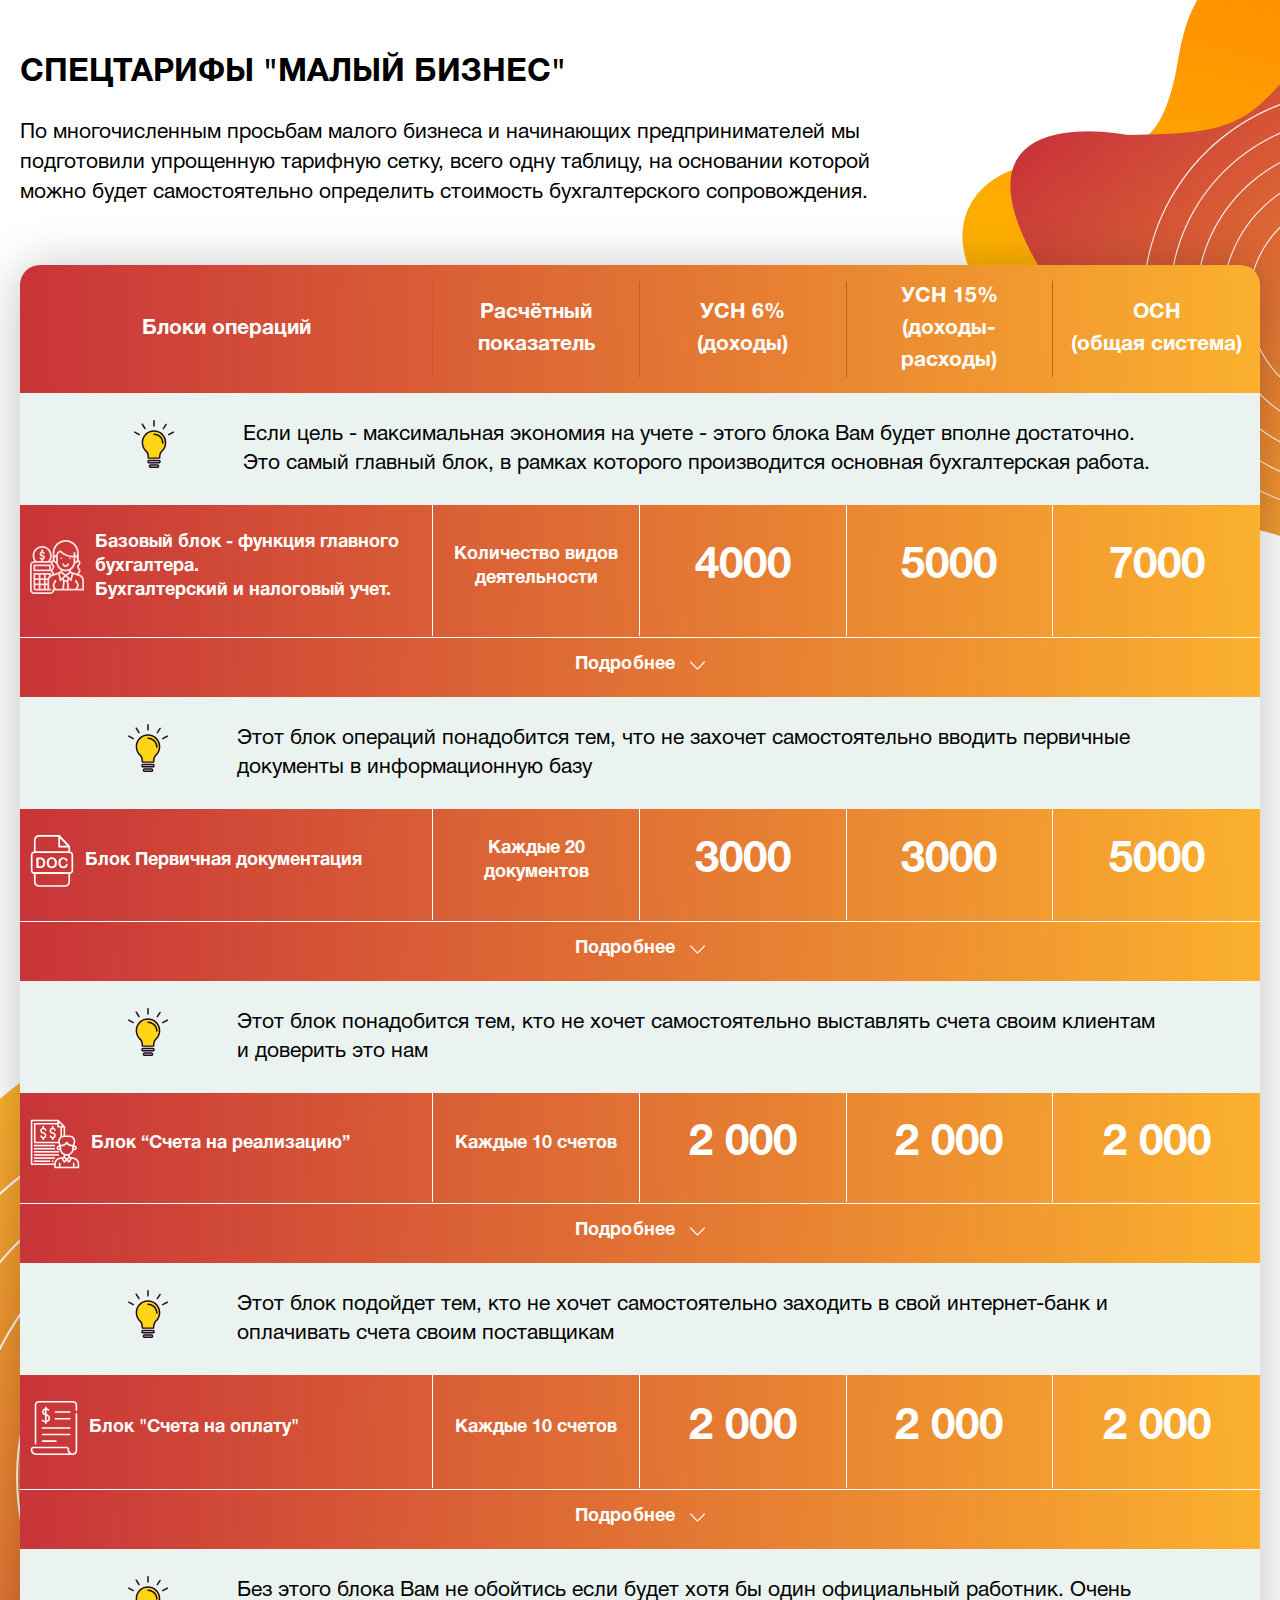
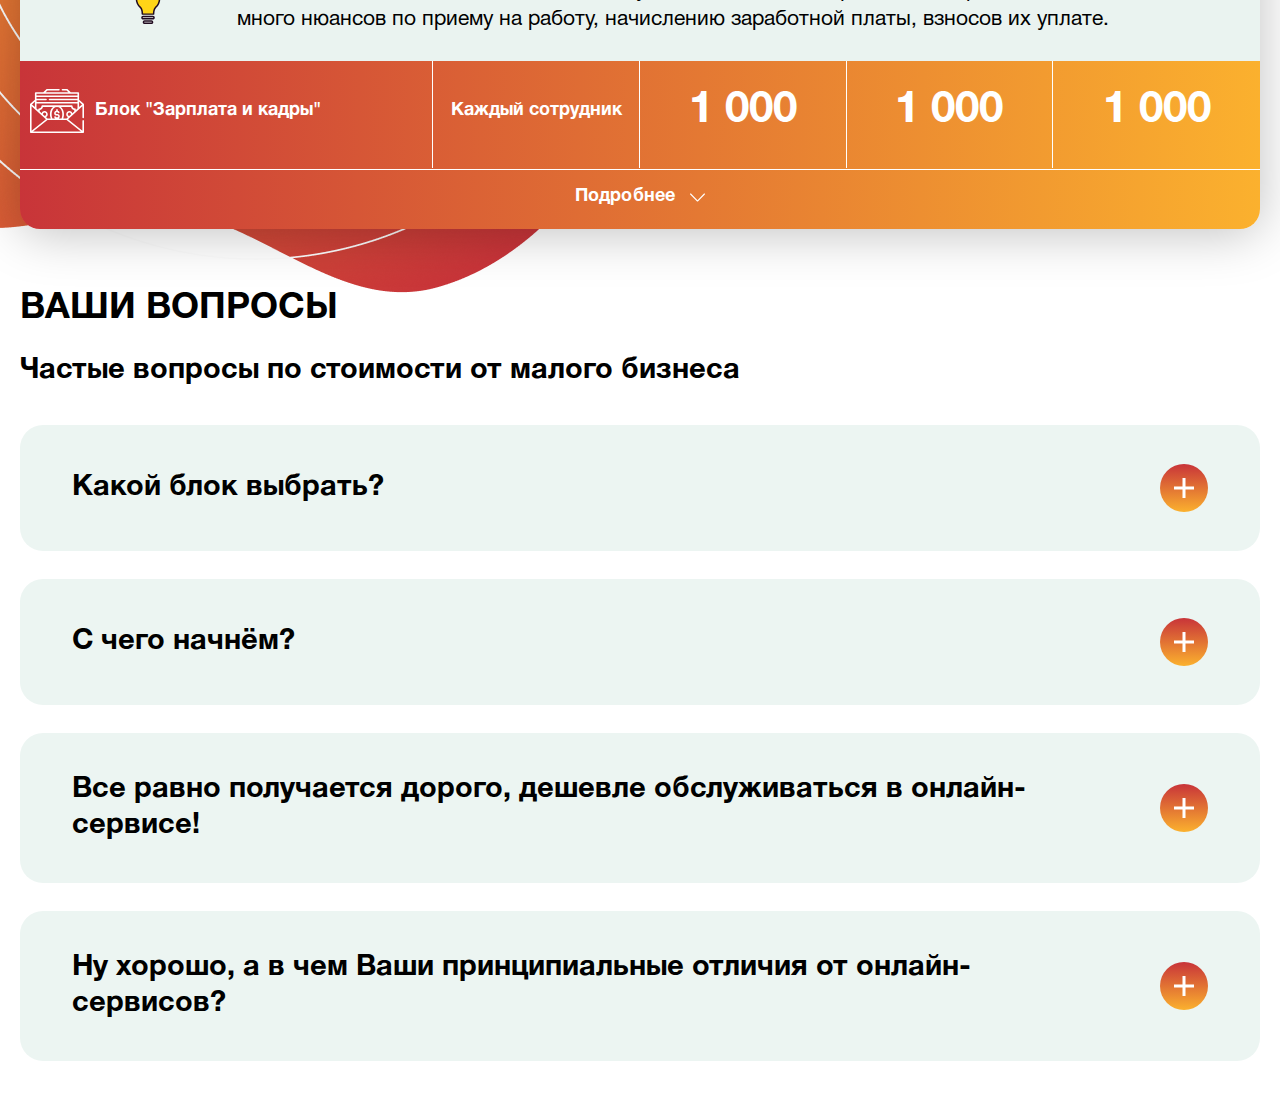
<file: tarifs/index.html>
<!DOCTYPE html>
<html lang="en">

<head>
    <meta charset="UTF-8">
    <meta http-equiv="X-UA-Compatible" content="IE=edge">
    <meta name="viewport" content="width=device-width, initial-scale=1.0">
    <title>Document</title>

    <link rel="stylesheet" href="style.css">
</head>

<body>
    <div class="mint-container">
        <div class="container-1410">
            <div class="page-title-wrapper">
                <h1 class="page-title">СПЕЦТАРИФЫ "МАЛЫЙ БИЗНЕС"</h1>
                <p class="page-desc">
                    По многочисленным просьбам малого бизнеса и начинающих предпринимателей мы подготовили упрощенную
                    тарифную сетку, всего одну таблицу, на основании которой можно будет самостоятельно определить
                    стоимость бухгалтерского сопровождения.
                </p>
            </div>

            <article class="price-table-block">
                <img src="./img/bg-1.png" alt="оранжевая фигура" class="bg-image-1">

                <div class="price-table">
                    <div class="table-head">
                        <div class="table-row-wrapper">
                            <div class="table-row data-row">
                                <div class="table-cell operation-name">
                                    <p class="table-cell__text">Блоки операций</p>
                                </div>

                                <div class="table-cell calculated-indicator">
                                    <p class="table-cell__text">Расчётный показатель</p>
                                </div>

                                <div class="table-cell usn">
                                    <p class="table-cell__text">УСН 6%<br>(доходы)</p>
                                </div>

                                <div class="table-cell usn-rashodi">
                                    <p class="table-cell__text">УСН 15%<br>(доходы-расходы)</p>
                                </div>

                                <div class="table-cell osn">
                                    <p class="table-cell__text">ОСН<br>(общая система)</p>
                                </div>
                            </div>
                        </div>
                    </div>

                    <div class="table-body">
                        <div class="idea-row">
                            <img src="./img/idea-icon.svg" alt="иконка светящейся лампочки" class="idea__icon">

                            <p class="idea__text">
                                Если цель - максимальная экономия на учете - этого блока Вам будет вполне достаточно.
                                <br>
                                Это самый главный блок, в рамках которого производится основная бухгалтерская работа.
                            </p>
                        </div>

                        <div class="table-row-wrapper">
                            <div class="table-row data-row">
                                <div class="table-cell table-cell-iconed operation-name">
                                    <img src="./img/icons/base-block.svg" alt="иконка девушка с калькулятором"
                                        class="table-cell__icon">
                                    <p class="table-cell__text">
                                        Базовый блок - функция главного бухгалтера.
                                        <br>
                                        Бухгалтерский и налоговый учет.
                                    </p>
                                </div>

                                <div class="table-cell calculated-indicator">
                                    <p class="table-cell__text">Количество видов деятельности</p>
                                </div>

                                <div class="table-cell usn">
                                    <p class="table-cell__text"> 4000 </p>
                                </div>

                                <div class="table-cell usn-rashodi">
                                    <p class="table-cell__text">5000</p>
                                </div>

                                <div class="table-cell osn">
                                    <p class="table-cell__text">7000</p>
                                </div>
                            </div>

                            <div class="detail-info-wrapper">
                                <div class="detail-info-content-wrapper container-977">
                                    <div class="detail-info-content">
                                        <ul>
                                            <li>
                                                Ведение налогового и бухгалтерского учета (при наличии соответствующих
                                                объектов): основных средств, МПЗ, товаров, готовой продукции, расчетов с
                                                поставщиками и заказчиками, подотчетными
                                                лицами, кредитов и займов, расходов на продажу, производство товаров или
                                                услуг, операций по кассе и расчетному счету и т.д.
                                            </li>

                                            <li>
                                                Определение узких мест. Подготовка рекомендаций и контроль их выполнения
                                                в
                                                учете. Настройка учетной политики.
                                            </li>

                                            <li>
                                                Контроль налоговых регистров, проверка и корректировка правильности
                                                отражения всех данных, проводок в информационной
                                                бухгалтерской базе, проверка контрольных соотношений между данными
                                            </li>

                                            <li>
                                                Формирование регламентных операций, бухгалтерских справок, необходимых
                                                внутренних документов.
                                            </li>

                                            <li>
                                                Поиск путей оптимизации налоговой базы, расчет налогов, формирование и
                                                сдача
                                                деклараций и отчетности.
                                            </li>

                                            <li>
                                                Представление Ваших интересов и ответы на требования ИФНС, Фондов.
                                            </li>
                                        </ul>
                                    </div>
                                </div>

                                <button class="open-detail-info" data-open-detail-info-table>
                                    <span class="button-text">Подробнее</span>
                                    <img src="./img/icons/white-arrow.svg" alt="стрелка вниз"
                                        class="open-detail-info__icon">
                                </button>
                            </div>
                        </div>

                        <div class="idea-row">
                            <img src="./img/idea-icon.svg" alt="иконка светящейся лампочки" class="idea__icon">

                            <p class="idea__text">
                                Этот блок операций понадобится тем, что не захочет самостоятельно вводить первичные
                                документы в информационную базу
                            </p>
                        </div>

                        <div class="table-row-wrapper">
                            <div class="table-row data-row">
                                <div class="table-cell table-cell-iconed operation-name">
                                    <img src="./img/icons/first-doc.svg" alt="иконка .doc документа"
                                        class="table-cell__icon">
                                    <p class="table-cell__text">Блок Первичная документация</p>
                                </div>

                                <div class="table-cell calculated-indicator">
                                    <p class="table-cell__text ">Каждые 20 документов</p>
                                </div>

                                <div class="table-cell usn">
                                    <p class="table-cell__text "> 3000 </p>
                                </div>

                                <div class="table-cell usn-rashodi">
                                    <p class="table-cell__text "> 3000 </p>
                                </div>

                                <div class="table-cell osn">
                                    <p class="table-cell__text"> 5000 </p>
                                </div>
                            </div>

                            <div class="detail-info-wrapper">
                                <div class="detail-info-content-wrapper container-977">
                                    <div class="detail-info-content">
                                        <ul>
                                            <li>
                                                Сбор, хранение, обработка и заведение получаемой от клиента первичной
                                                документации (в основном это - товарные накладные
                                                на поступление и реализацию, акты выполненных работ и услуг, авансовые
                                                отчеты, остальные документы определяются
                                                спецификой деятельности клиента)
                                            </li>

                                            <li>
                                                Самостоятельно загружаем банковские выписки, при этом не считаем их как
                                                отдельные документы!!
                                            </li>
                                        </ul>
                                    </div>
                                </div>

                                <button class="open-detail-info" data-open-detail-info-table>
                                    <span class="button-text">Подробнее</span>
                                    <img src="./img/icons/white-arrow.svg" alt="стрелка вниз"
                                        class="open-detail-info__icon">
                                </button>
                            </div>
                        </div>

                        <div class="idea-row">
                            <img src="./img/idea-icon.svg" alt="иконка светящейся лампочки" class="idea__icon">

                            <p class="idea__text">
                                Этот блок понадобится тем, кто не хочет самостоятельно выставлять счета своим клиентам и
                                доверить это нам
                            </p>
                        </div>

                        <div class="table-row-wrapper">
                            <div class="table-row data-row">
                                <div class="table-cell table-cell-iconed operation-name">
                                    <img src="./img/icons/counts-realisation.svg"
                                        alt="иконка менеджер с бумагой рассчёта" class="table-cell__icon">
                                    <p class="table-cell__text">Блок “Счета на реализацию”</p>
                                </div>

                                <div class="table-cell calculated-indicator">
                                    <p class="table-cell__text ">Каждые 10 счетов</p>
                                </div>

                                <div class="table-cell usn">
                                    <p class="table-cell__text "> 2 000 </p>
                                </div>

                                <div class="table-cell usn-rashodi">
                                    <p class="table-cell__text "> 2 000 </p>
                                </div>

                                <div class="table-cell osn">
                                    <p class="table-cell__text "> 2 000 </p>
                                </div>
                            </div>

                            <div class="detail-info-wrapper">
                                <div class="detail-info-content-wrapper container-977">
                                    <div class="detail-info-content">
                                        <ul>
                                            <li>
                                                Вы скидываете нам данные для выставления счета Вашему клиенту - мы его
                                                оперативно подготавливаем (подстроимся под Ваши
                                                сроки, которые, как обычно, горят) и сбрасываем Вам готовый счет
                                            </li>
                                        </ul>
                                    </div>
                                </div>

                                <button class="open-detail-info" data-open-detail-info-table>
                                    <span class="button-text">Подробнее</span>
                                    <img src="./img/icons/white-arrow.svg" alt="стрелка вниз"
                                        class="open-detail-info__icon">
                                </button>
                            </div>
                        </div>

                        <div class="idea-row">
                            <img src="./img/idea-icon.svg" alt="иконка светящейся лампочки" class="idea__icon">

                            <p class="idea__text">
                                Этот блок подойдет тем, кто не хочет самостоятельно заходить в свой интернет-банк и
                                оплачивать счета своим поставщикам
                            </p>
                        </div>

                        <div class="table-row-wrapper">
                            <div class="table-row data-row">
                                <div class="table-cell table-cell-iconed operation-name">
                                    <img src="./img/icons/counts-payment.svg" alt="иконка квитанция на оплату"
                                        class="table-cell__icon">
                                    <p class="table-cell__text">Блок "Счета на оплату"</p>
                                </div>

                                <div class="table-cell calculated-indicator">
                                    <p class="table-cell__text ">Каждые 10 счетов</p>
                                </div>

                                <div class="table-cell usn">
                                    <p class="table-cell__text "> 2 000 </p>
                                </div>

                                <div class="table-cell usn-rashodi">
                                    <p class="table-cell__text"> 2 000 </p>
                                </div>

                                <div class="table-cell osn">
                                    <p class="table-cell__text"> 2 000 </p>
                                </div>
                            </div>

                            <div class="detail-info-wrapper">
                                <div class="detail-info-content-wrapper container-977">
                                    <div class="detail-info-content">
                                        <ul>
                                            <li>
                                                Здесь все просто - отправляете нам счета, которые присылают Ваши
                                                поставщики,
                                                мы заводим их в Ваш интернет-банк и
                                                оплачиваем. Если есть регулярные платежи - будем следить за их
                                                своевременной
                                                оплатой.
                                            </li>
                                        </ul>
                                    </div>
                                </div>

                                <button class="open-detail-info" data-open-detail-info-table>
                                    <span class="button-text">Подробнее</span>
                                    <img src="./img/icons/white-arrow.svg" alt="стрелка вниз"
                                        class="open-detail-info__icon">
                                </button>
                            </div>
                        </div>

                        <div class="idea-row">
                            <img src="./img/idea-icon.svg" alt="иконка светящейся лампочки" class="idea__icon">

                            <p class="idea__text">
                                Без этого блока Вам не обойтись если будет хотя бы один официальный работник. Очень
                                много
                                нюансов по приему на работу, начислению заработной платы, взносов их уплате.
                            </p>
                        </div>

                        <div class="table-row-wrapper">
                            <div class="table-row data-row">
                                <div class="table-cell table-cell-iconed operation-name">
                                    <img src="./img/icons/salary.svg" alt="иконка конверт с деньгами"
                                        class="table-cell__icon">
                                    <p class="table-cell__text">Блок "Зарплата и кадры"</p>
                                </div>

                                <div class="table-cell calculated-indicator">
                                    <p class="table-cell__text ">Каждый сотрудник</p>
                                </div>

                                <div class="table-cell usn">
                                    <p class="table-cell__text "> 1 000 </p>
                                </div>

                                <div class="table-cell usn-rashodi">
                                    <p class="table-cell__text "> 1 000 </p>
                                </div>

                                <div class="table-cell osn">
                                    <p class="table-cell__text "> 1 000 </p>
                                </div>
                            </div>

                            <div class="detail-info-wrapper">
                                <div class="detail-info-content-wrapper container-977">
                                    <div class="detail-info-content">
                                        <ul>
                                            <li>
                                                Оформляем базовый пакет кадровых документов. С Вас данные о работнике
                                                его
                                                должности, окладе, дате приема (перевода на
                                                другую должность, увольнения), с нас - кадровые документы.
                                            </li>

                                            <li>
                                                Ежемесячное начисление заработной платы, взносов в Фонды, НДФЛ в ИФНС.
                                                Начисление больничных, отпускных, декретных. Не
                                                стоит беспокоиться - наш бухгалтер подготовит все необходимые платежки в
                                                банке - остается только отправить на оплату.
                                            </li>

                                            <li>
                                                Сдача всей необходимой отчетности по заработной плате, взносам и налогам
                                                в
                                                ПФР, ФСС, ИФНС. Ответ на различные требования
                                                и вопросы со стороны этих органов.
                                            </li>
                                        </ul>
                                    </div>
                                </div>

                                <button class="open-detail-info" data-open-detail-info-table>
                                    <span class="button-text">Подробнее</span>
                                    <img src="./img/icons/white-arrow.svg" alt="стрелка вниз"
                                        class="open-detail-info__icon">
                                </button>
                            </div>
                        </div>
                    </div>
                </div>

                <img src="./img/bg-2.png" alt="оранжевая фигура" class="bg-image-2">
            </article>

            <article class="your-questions">
                <h2 class="article-title">Ваши вопросы</h2>

                <p class="atricle-description">Частые вопросы по стоимости от малого бизнеса</p>

                <div class="dropdown-list">
                    <div class="dropdown-list__item">
                        <div class="item-heading">
                            <h3 class="item-heading__text">Какой блок выбрать?</h3>

                            <button class="open-dropdown">
                                <div class="open-dropdonw-button-line"></div>
                                <div class="open-dropdonw-button-line"></div>
                            </button>
                        </div>

                        <div class="item-content-wrapper">
                            <div class="item-content">
                                <p>
                                    Не надо думать над этим долго, все в этой жизни меняется, их можно убрать или
                                    дополнить в процессе работы. А еще проще -
                                    позвонить, мы совместно с Вами по телефону или на встрече определим оптимальный (для
                                    Вас, а не для нас) объем наших
                                    услуг. В любом случае качество учета будет обеспечено.
                                </p>
                            </div>
                        </div>
                    </div>

                    <div class="dropdown-list__item">
                        <div class="item-heading">
                            <h3 class="item-heading__text">С чего начнём?</h3>

                            <button class="open-dropdown">
                                <div class="open-dropdonw-button-line"></div>
                                <div class="open-dropdonw-button-line"></div>
                            </button>
                        </div>

                        <div class="item-content-wrapper">
                            <div class="item-content">
                                <p>Самое быстрое это:</p>

                                <ul>
                                    <li>
                                        Если у Вас действующий бизнес - дать нам возможность посмотреть базу 1С, в
                                        которой велся учет. Заключим соглашение о
                                        конфиденциальности, и скажем все ли в порядке в учете и что надо подправить (в
                                        отличие от автосервисов мы не придумываем
                                        проблемы)).
                                    </li>

                                    <li>
                                        Если только начинаете - еще проще. Поставим учет сразу на правильные рельсы -
                                        за это денег не возьмем. Мы вообще не
                                        нацелены брать деньги за разовые услуги с клиентов, которые у нас на
                                        бухгалтерском сопровождении. Даже если Вы с нами не
                                        останетесь (опечалимся, но долго плакать не будем)) - бесплатная подробная
                                        консультация как правильно вести учет,
                                        поверьте - она Вам не помешает.
                                    </li>
                                </ul>
                            </div>
                        </div>
                    </div>

                    <div class="dropdown-list__item">
                        <div class="item-heading">
                            <h3 class="item-heading__text">
                                Все равно получается дорого, дешевле обслуживаться в
                                онлайн-сервисе!
                            </h3>

                            <button class="open-dropdown">
                                <div class="open-dropdonw-button-line"></div>
                                <div class="open-dropdonw-button-line"></div>
                            </button>
                        </div>

                        <div class="item-content-wrapper">
                            <div class="item-content">
                                <p>
                                    А мы и не спорим. Только онлайн-сервисы по ведению учета - это совсем другая услуга.
                                    Там только Вы наедине с компьютером
                                    часто самостоятельно плывете волею судеб в океане учета, где часто Вас подстерегают
                                    опасности в виде требований
                                    налоговой, фондов, неправильного заведения документов в программу, как следствие
                                    некорректных налогов и т.п. Да и
                                    подходят они, как правило только ИП-кам на УСН 6% или патенте. В других случаях без
                                    полноценного учета ну никак не
                                    обойтись (не верите - посмотрите толщину налогового кодекса РФ, и положений по
                                    бухгалтерскому учету, молчим уже про
                                    бесконечные чуть ли не ежедневные письма от Минфина на тему постоянных правок в
                                    учете), да и финансовую ответственность
                                    онлайн сервисы не несут за Ваш учет, только Вы сами.
                                </p>
                            </div>
                        </div>
                    </div>

                    <div class="dropdown-list__item">
                        <div class="item-heading">
                            <h3 class="item-heading__text">
                                Ну хорошо, а в чем Ваши принципиальные отличия от
                                онлайн-сервисов?
                            </h3>

                            <button class="open-dropdown">
                                <div class="open-dropdonw-button-line"></div>
                                <div class="open-dropdonw-button-line"></div>
                            </button>
                        </div>

                        <div class="item-content-wrapper">
                            <div class="item-content">
                                <ul>
                                    <li>
                                        Большинство операций делаем мы сами - заводим документы в базу, проверяем
                                        проводки, оптимизируем налоговую базу, считаем
                                        налоги и сдаем отчетность
                                    </li>

                                    <li>
                                        Ведем учет во всех случаях, там где онлайн сервисы не применимы
                                    </li>

                                    <li>
                                        Несем финансовую ответственность за качество учета, а это значит, что возмещаем
                                        штрафы и пени
                                    </li>

                                    <li>
                                        Вы общаетесь не с компьютером, а с прикрепленным живым бухгалтером, качество
                                        работы которого контролирует еще два
                                        внутренних аудитора
                                    </li>

                                    <li>
                                        Наш клиент-менеджер знает Вас в лицо, помнит и решает все Ваши проблемы
                                    </li>

                                    <li>
                                        Надо задать вопрос не по теме - не надо долго ждать ответа от сервисов -
                                        позвоните бухгалтеру (Вы его тоже будете знать
                                        в лицо)
                                    </li>

                                    <li>
                                        Делаем массу вещей, без которых не обходится сегодня ни один учет - интегрируем
                                        программы бухгалтерского учета и
                                        товаро-учетные программы, кассовые аппараты, эквайринг, систему “Честный знак”,
                                        “ЕГАИС”, “Меркурий”, оформляем ЭЦП. Все
                                        это в одном месте и проходит через одного менеджера.
                                    </li>

                                    <li>
                                        В случае необходимости едем в ИФНС, Фонды защищать и представлять Ваши интересы,
                                        решать сложные вопросы (онлайн-сервис
                                        физически не сможет этого сделать)
                                    </li>
                                </ul>
                            </div>
                        </div>
                    </div>
                </div>

                <!-- <img src="./img/bg-3.png" alt="оранжевая фигура" class="bg-image-3"> -->
            </article>
        </div>
    </div>

    <script src="./index.js" defer></script>
</body>

</html>
</file>
<file: banners/style.css>
@font-face {
    font-family: "SignPainter";
    src: url("./signpainter.otf") format("opentype");
}

@import url('https://fonts.googleapis.com/css2?family=Montserrat:wght@300;700&display=swap');

*, *::after, *::before
{
    padding: 0;
    margin: 0;
    box-sizing: border-box;
}

.mint-banner-container *,
.mint-banner-container *::after,
.mint-banner-container *::before
{
    padding: 0;
    margin: 0;
    box-sizing: border-box;
}

.mint-banner-container img
{
    display: block;
}

.mint-banner-container.container-1406
{
    width: 100%;
    max-width: calc(1406px);
    
    /*padding: 0 20px;*/
    margin: 0 auto;
}

.mint-banner-container .banner-wrapper
{
    background-color: #FBF4E9;
    min-height: 731px;

    display: flex;
    align-items: stretch;
}
@media screen and (max-width: 811px)
{
    .mint-banner-container .banner-wrapper
    {
        min-height: 680px;
    }
}
@media screen and (max-width: 768px)
{
    .mint-banner-container .banner-wrapper
    {
        flex-flow: column nowrap;
        justify-content: flex-end;
        align-items: flex-end;
    }
}

.left-orange-block
{
    display: flex;
    align-items: center;
    overflow: hidden;
    position: relative;
    width: 100%;
    max-width: 557px;
    padding-left: 14px;
}
@media screen and (max-width: 768px)
{
    .left-orange-block
    {
        order: 2;
    }
}

.left-orange-block::before
{
    content: "";

    position: absolute;
    left: 0;
    top: 0;
    width: 100%;
    height: 100%;

    background-position: left center;
    background-size: contain;
    background-repeat: no-repeat;
    background-image: url("./orange-bg.svg");
}
@media screen and (max-width: 1240px)
{
    .left-orange-block
    {
        max-width: 423px;
    }
    .left-orange-block::before
    {
        background-image: url("./orange-bg-medium.svg");
    }
}
@media screen and (max-width: 811px)
{
    .left-orange-block
    {
        max-width: 296px;
    }
    .left-orange-block::before
    {
        background-image: url("./orange-bg-tablet.svg");
    }
}
@media screen and (max-width: 768px)
{
    .left-orange-block
    {
        max-width: 366px;
        justify-content: flex-end;
        padding-left: 0;
        padding-right: 10px;

        min-height: 356px;
    }
    .left-orange-block::before
    {
        background-position: right center;
        background-image: url("./orange-bg-mobile.svg");
    }
}
@media screen and (max-width: 450px)
{
    .left-orange-block
    {
        max-width: 262px;
        min-height: 255px;
    }
}

.squares-rows
{
    position: absolute;
    right: 100px;
    top: 40px;
    z-index: 2;

    display: grid;
    grid-template-columns: repeat(8, minmax(min-content, max-content));
    grid-gap: 13px;
}
.squares-row__square
{
    transform: rotate(45deg);
    width: 10px;
    height: 10px;
    background-color: #FBF4E9;
}
@media screen and (max-width: 811px)
{
    .squares-rows
    {
        top: 90px;
        right: 96px;
    }
}
@media screen and (max-width: 768px)
{
    .squares-rows
    {
        left: 50%;
        transform: translateX(-70%);
        top: unset;
        bottom: 14px;
    }
}
@media screen and (max-width: 450px)
{
    .squares-rows
    {
        grid-gap: 7px;
        transform: translateX(-140%);

        bottom: 10px;
    }

    .squares-row__square
    {
        width: 6px;
        height: 6px;
    }
}

.bordered-circle
{
    z-index: 4;
    position: absolute;

    border: 1px solid #fff;
    border-radius: 50%;

    width: 30px;
    height: 30px;
}
@media screen and (max-width: 768px)
{
    .bordered-circle
    {
        width: 20px;
        height: 20px;
    }
}
@media screen and (max-width: 450px)
{
    .bordered-circle
    {
        width: 14px;
        height: 14px;
    }
}

.bordered-circle.up
{
    top: 201px;
    right: 152px;
}
@media screen and (max-width: 1240px)
{
    .bordered-circle.up
    {
        top: 193px;
        right: 107px;
    }
}
@media screen and (max-width: 811px)
{
    .bordered-circle.up
    {
        top: 217px;
        right: 77px;
    }
}
@media screen and (max-width: 768px)
{
    .bordered-circle.up
    {
        top: 68px;
        right: 162px;
    }
}
@media screen and (max-width: 450px)
{
    .bordered-circle.up
    {
        top: 37px;
        right: 133px;
    }
}

.bordered-circle.bottom
{
    bottom: 198px;
    right: 60px;
}
@media screen and (max-width: 1240px)
{
    .bordered-circle.bottom
    {
        bottom: 231px;
        right: 36px;
    }
}
@media screen and (max-width: 811px)
{
    .bordered-circle.bottom
    {
        bottom: 209px;
        right: 23px;
    }
}
@media screen and (max-width: 768px)
{
    .bordered-circle.bottom
    {
        bottom: 40px;
        right: 19px;
    }
}
@media screen and (max-width: 450px)
{
    .bordered-circle.bottom
    {
        bottom: 14px;
        right: 12px;
    }
}

.left-orange__png
{
    user-select: none;
    max-width: 445px;
    max-height: 563px;

    position: relative;
    z-index: 2;

    object-fit: contain;
    mix-blend-mode: darken;
}
@media screen and (max-width: 1240px) 
{
    .left-orange__png
    {
        max-width: 340px;
        max-height: 443px;
    }   
}
@media screen and (max-width: 811px)
{
    .left-orange__png
    {
        max-width: 223px;
        max-height: 280px;
    }
}
@media screen and (max-width: 450px)
{
    .left-orange__png
    {
        max-width: 178px;
        max-height: 225px;
    }
}

.bottom-arrows
{
    position: absolute;
    left: 0;
    right: 0;
    bottom: -1px;
    width: 100%;
    display: flex;
    flex-flow: row nowrap;
    justify-content: flex-start;
    align-items: flex-start;
}
.bottom-arrows .bottom-arrow
{
    margin-right: 10px;
}
@media screen and (max-width: 811px)
{
    .bottom-arrows .bottom-arrow
    {
        margin-right: 5px;
        width: 121px;
    }
}
.bottom-arrows .bottom-arrow:last-child
{
    margin-right: 0;
}
@media screen and (max-width: 811px)
{
    .bottom-arrows .bottom-arrow:last-child
    {
        display: none;
    }
    .bottom-arrows .bottom-arrow:nth-child(2)
    {
        margin-right: 0;
    }
}
@media screen and (max-width: 768px)
{
    .bottom-arrows
    {
        top: 21px;
        bottom: unset;
        right: -16px;
        left: unset;
        width: unset;
        flex-flow: column nowrap;
        z-index: 3;
    }
    .bottom-arrows .bottom-arrow
    {
        transform: rotate(-90deg);
        margin-right: 0;
        margin-bottom: 25px;
        width: 83px;
    }
    .bottom-arrows .bottom-arrow:last-child
    {
        display: block;
        margin-bottom: 0;
    }
}
@media screen and (max-width: 450px)
{
    .bottom-arrows .bottom-arrow
    {
        margin-bottom: 10px;
        width: 63px;
    }
}

.text-block
{
    position: relative;

    display: flex;
    flex-flow: column nowrap;
    justify-content: center;
    align-items: center;

    flex-grow: 1;
    flex-shrink: 2;

    padding: 70px 20px;
}
@media screen and (max-width: 768px)
{
    .text-block
    {
        padding-top: 76px;
        width: 100%;
        padding-bottom: 0;
        margin-bottom: 15px;
    }
}
@media screen and (max-width: 450px)
{
    .text-block
    {
        margin-bottom: 56px;
    }
}

.corner-circle
{
    position: absolute;

    border-radius: 50%;
    overflow: hidden; 

    transform: rotate(-33deg);

    width: 73px;
    height: 73px;
}
@media screen and (max-width: 768px)
{
    .corner-circle
    {
        width: 60px;
        height: 60px;
    }
}
@media screen and (max-width: 600px)
{
    .corner-circle
    {
        width: 45px;
        height: 45px;
    }
}

.corner-circle__line
{
    width: 100%;
    height: 5px;
    background-color: #E64B13;

    margin-bottom: 9%;
}
@media screen and (max-width: 600px)
{
    .corner-circle__line
    {
        height: 3px;
    }
}
.corner-circle .corner-circle__line:last-child
{
    margin-bottom: 0;
}

.corner-circle.up
{
    right: 48px;
    top: 28px;
}
@media screen and (max-width: 768px)
{
    .corner-circle.up
    {
        top: 14px;
        right: 20px;
    }
}

.corner-circle.bottom
{
    bottom: 64px;
    left: 0;
}
@media screen and (max-width: 970px)
{
    .corner-circle.bottom
    {
        bottom: 34px;
        left: -25px;
    }
}
@media screen and (max-width: 768px)
{
    .corner-circle.bottom
    {
        display: none;
    }
}

.banner-title
{
    font-family: "Montserrat", sans-serif;
    font-style: normal;
    font-weight: bold;
    font-size: 48px;
    line-height: 59px;

    color: #E64B13;

    margin-bottom: 57px;
}
@media screen and (max-width: 970px)
{
    .banner-title
    {
        font-size: 39px;
        line-height: 53px;
    }
}
@media screen and (max-width: 855px)
{
    .banner-title
    {
        font-size: 34px;
        line-height: 40px;

        margin-bottom: 40px;
    }
}
@media screen and (max-width: 768px)
{
    .banner-title
    {
        text-align: center;
        font-size: 30px;
        line-height: 36px;

        margin-bottom: 30px;
    }
}
@media screen and (max-width: 450px)
{
    .banner-title
    {
        font-size: 26px;
        line-height: 34px;

        margin-bottom: 20px;
    }
}

.banner-desc
{
    font-family: "SignPainter", sans-serif;
    font-style: italic;
    font-weight: normal;
    font-size: 36px;
    line-height: 35px;
    text-transform: uppercase;

    color: #E64B13;

    letter-spacing: 0.03em;
}
@media screen and (max-width: 970px)
{
    .banner-desc
    {
        font-size: 30px;
        line-height: 40px;
        letter-spacing: 0.06em;
    }
}
@media screen and (max-width: 768px)
{
    .banner-desc
    {
        text-align: center;
        font-size: 30px;
        line-height: 40px;
        letter-spacing: 0.06em;
    }
}
@media screen and (max-width: 450px)
{
    .banner-desc
    {
        font-size: 20px;
        line-height: 28px;
    }
}

.banner-list
{
    margin-top: 36px;
    
    display: flex;
    flex-flow: column nowrap;
    justify-content: flex-start;
    align-items: flex-start;
}
@media screen and (max-width: 450px)
{
    .banner-list
    {
        margin-top: 55px;
    }
}

.banner-list .banner-list__item
{
    position: relative;
    margin-bottom: 25px;

    
    font-family: "Montserrat", sans-serif;
    font-style: normal;
    font-weight: 300;
    font-size: 20px;
    line-height: 26px;

    color: #080808;

    padding-left: calc(17px + 50px);
    min-height: 44px;

    max-width: 615px;
}
@media screen and (max-width: 450px)
{
    .banner-list .banner-list__item
    {
        font-size: 14px;
        line-height: 18px;
        min-height: 40px;

        margin-bottom: 12px;
    }
}
.banner-list .banner-list__item:last-child
{
    margin-bottom: 0;
}
.banner-list .banner-list__item::before
{
    content: "";
    
    position: absolute;
    left: 0;
    top: 0;
    width:  50px;
    height: 44px;

    background-repeat: no-repeat;
    background-position: center;
    background-size: contain;
    background-image: url("./logo-crapped.png");
}
@media screen and (max-width: 450px)
{
    .banner-list .banner-list__item::before
    {
        width: 46px;
        height: 40px;
    }
}
</file>
<file: form/form.css>
@import url('https://fonts.googleapis.com/css2?family=Montserrat:wght@300;700&display=swap');

*, *::before, *::after
{
	margin: 0;
	padding: 0;
	box-sizing: border-box;
}

fieldset
{
	border: none;
}

html, body
{
	height: 100%;
	width: 100%;
}

.form-container
{
	width: 100%;
	height: 100%;
	max-width: calc(550px + 50px);
	margin: 0 auto;

	display: flex;
	justify-content: center;
	align-items: center;


	/* temp */
	padding: 0 25px;
}

.form-container.success
{
	position: relative;
}

.forum-form
{
	width: 100%;
}

.form-container.success .forum-form
{
	display: none;
}

.forum-form__inputs-wrapper__title
{
	font-family: 'Montserrat', sans-serif;
	font-style: normal;
	font-weight: bold;
	font-size: 22px;
	line-height: 110%;

	letter-spacing: 0.05em;

	color: #000000;

	margin-bottom: 45px;
}
@media screen and (max-width: 450px)
{
	.forum-form__inputs-wrapper__title
	{
		font-size: 17px;
		max-width: 275px;
	}
}

.forum-form .input-wrapper
{
	margin-bottom: 37px;
}
.forum-form .input-wrapper:last-child
{
	margin-bottom: 0;
}

.forum-form__label
{
	display: block;

	font-family: 'Museo Sans Cyrl', sans-serif;
	font-style: normal;
	font-weight: normal;
	font-size: 15px;
	line-height: 117%;

	letter-spacing: 0.05em;

	color: #000000;

	transition: color .3s;
}

.forum-form .input-wrapper.invalid .forum-form__label
{
	color: rgba(190, 49, 38, 1);
}

.forum-form__input
{
	margin-top: 10px;

	padding-left: 10px;
	padding-bottom: 5px;

	border: none;
	border-bottom: 1px solid #000;
	width: 100%;

	font-family: 'Museo Sans Cyrl', sans-serif;
	font-style: normal;
	font-weight: normal;
	font-size: 18px;
	line-height: 117%;

	letter-spacing: 0.05em;

	color: #000000;

	transition: border-bottom-color .3s, color .3s;
}
@media screen and (max-width: 450px)
{
	.forum-form__input
	{
		font-size: 16px;
		padding-left: 5px;
	}
}

.forum-form .input-wrapper.invalid .forum-form__input
{
	border-bottom-color: rgba(190, 49, 38, 1);
	color: rgba(190, 49, 38, 1);
}

.forum-form__input:focus
{
	outline: none;
	border: none;
	border-bottom: 1px solid #000;
}

.forum-form__submit-btn
{
	outline: none;
	border: none;

	cursor: pointer;

	margin-top: 31px;

	background: #BE3126;
	border-radius: 9px;

	padding: 17px 0;

	display: block;
	width: 100%;
	max-width: 182px;

	font-family: 'Museo Sans Cyrl', sans-serif;
	font-style: normal;
	font-weight: 500;
	font-size: 13px;
	line-height: 98.5%;

	letter-spacing: 0.05em;

	color: #FFFFFF;

	transition: transform .3s, box-shadow .3s;
}
@media screen and (max-width: 450px)
{
	.forum-form__submit-btn
	{
		margin: 37px auto 0;
	}
}

.forum-form__submit-btn:hover,
.forum-form__submit-btn:focus-visible
{
	/*box-shadow: inset 0 0 10px 2px rgba(0, 0, 0, 0.5);*/
	transform: scale(1.05);
}

.user-agree
{
	margin-top: 19px;

	font-family: 'Montserrat', sans-serif;
	font-style: normal;
	font-weight: 300;
	font-size: 12px;
	line-height: 110%;

	letter-spacing: 0.05em;

	color: #000000;
}
@media screen and (max-width: 450px)
{
	.user-agree
	{
		text-align: center;
	}
}

.user-agree a
{
	color: inherit;
	text-decoration: none;
	/*padding-bottom: 1px;*/
	border-bottom: 1px solid #000;

	transition: color .3s, border-bottom-color .3s;
}

.user-agree a:hover,
.user-agree a:focus-visible
{
	outline: none;
	color: #0000EE;
	border-bottom-color: #0000EE;
}

.success-form-block
{
	position: absolute;
	left: 0;
	top: 50%;
	transform: translateY(-50%);
	width: 100%;
	height: auto;
	z-index: 2;

	opacity: 0;
	pointer-events: none;

	align-self: center;

	transition: opacity .3s;
}
.form-container.success .success-form-block
{
	pointer-events: all;
	opacity: 1;
}

.success-form-block img
{
	display: block;
	margin: 0 auto 74px;

	width: 118px;
	height: 118px;
	object-fit: cover;
}
@media screen and (max-width: 450px)
{
	.success-form-block img
	{
		margin: 0 auto 54px;
	}
}

.success-message
{
	font-family: 'Montserrat', sans-serif;
	font-style: normal;
	font-weight: bold;
	font-size: 22px;
	line-height: 117%;

	text-align: center;
	letter-spacing: 0.05em;

	color: #333333;
}
@media screen and (max-width: 450px)
{
	.success-message
	{
		font-size: 17px;
	}
}
</file>
<file: header/style.css>
@import url('https://fonts.googleapis.com/css2?family=Montserrat:wght@300;500&display=swap');

*,
*::before,
*::after
{
	margin: 0;
	padding: 0;
	box-sizing: border-box;
}

html, body
{
	height: 100%;
}

.not-scrollable
{
	overflow-y: hidden !important;
}

.new-mint-header *,
.new-mint-header *::before,
.new-mint-header *::after
{
	margin: 0;
	padding: 0;
	box-sizing: border-box;
}

.container-1410
{
	max-width: calc(1410px + 40px);
	padding: 0 20px;
	margin: 0 auto;
}

.new-mint-header img
{
	display: block;
	object-fit: cover;
}

.header-mrb
{
	margin-bottom: 152px;

	transition: margin .3s;
}
@media screen and (max-width: 1100px)
{
	.header-mrb
	{
		margin-bottom: 114px;
	}
}
@media screen and (max-width: 980px)
{
	.header-mrb
	{
		margin-bottom: 147px;
	}
}
@media screen and (max-width: 665px)
{
	.header-mrb
	{
		margin-bottom: 183px;
	}
}
@media screen and (max-width: 600px)
{
	.header-mrb
	{
		margin-bottom: calc(67px + 50px);
	}
}

.new-mint-header
{
	position: fixed;
	top: 0;
	left: 0;
	background-color: #fff;
	width: 100%;
}
@media screen and (max-width: 600px)
{
	.new-mint-header
	{
		/* position: fixed;
		top: 0;
		left: 0; */
		/* width: 100%; */
		z-index: 2;
		/*margin-bottom: 50px;*/
	}
}

/* .new-mint-header.sticky */
/* { */
	/* position: sticky;
	left: 0;
	top: 0;
	width: 100%; */
/* } */

.new-mint-header .header-top-side
{
	display: flex;
	flex-flow: row nowrap;
	justify-content: space-between;
	align-items: center;

	padding: 5px 20px;
	background-color: #fff;
}
@media screen and (max-width: 600px)
{
	.new-mint-header .header-top-side
	{
		justify-content: space-between;
		padding: 16px 20px;

		position: relative;
		z-index: 2;
	}
}

.mobile-group
{
	display: flex;
	flex-flow: row nowrap;
	justify-content: flex-start;
	align-items: center;
}

#burger-menu-btn
{
	width: 25px;
	height: 25px;

	display: none;
	background-color: transparent;
	outline: none;
	border: none;

	margin-right: 26px;
}
@media screen and (max-width: 600px)
{
	#burger-menu-btn
	{
		display: block;
	}
}

#burger-menu-btn .burger-line
{
	width: 100%;
	height: 2px;
	margin-bottom: 6px;
	background-color: #000;
	border-radius: 50%;

	transition: opacity .3s, transform .3s, top .3s, margin .3s;
}
#burger-menu-btn .burger-line:last-child
{
	margin-bottom: 0;
}

#burger-menu-btn.opened
{
	position: relative;
}

#burger-menu-btn.opened .burger-line:first-child,
#burger-menu-btn.opened .burger-line:nth-child(2)
{
	position: absolute;
	top: 50%;
	left: 0;
}

#burger-menu-btn.opened .burger-line:first-child
{
	transform: translateY(-50%) rotate(45deg);
}

#burger-menu-btn.opened .burger-line:nth-child(2)
{
	transform: translateY(-50%) rotate(-45deg);
}

#burger-menu-btn.opened .burger-line:last-child
{
	opacity: 0;
}

.new-mint-header .header-logo
{
	display: block;
	outline: none;
}

.new-mint-header .header-logo img
{
	width: 120px;
}
@media screen and (max-width: 665px)
{
	.new-mint-header .header-logo img
	{
		width: 60px;
	}
}

.header-top-nav
{
	display: flex;
	flex-flow: row wrap;
	justify-content: flex-start;
	align-items: flex-start;

	margin: 0 10px;
}
@media screen and (max-width: 980px)
{
	.header-top-side .header-top-nav
	{
		display: none;
	}
}

.header-top-nav .header-top-nav__link,
.header-top-nav .header-top__dropdown-wrapper
{
	margin-right: 17px;
}

.header-top-nav .header-top-nav__link:last-child,
.header-top-nav .header-top__dropdown-wrapper:last-child
{
	margin-right: 0;
}

.header-top-nav .header-top__dropdown-wrapper
{
	position: relative;
}

.header-top-nav .header-top__dropdown-wrapper .header-top-nav__link
{
	margin-right: 0;
	position: relative;
	padding-right: calc(10px + 5px);
}

.header-top-nav .header-top__dropdown-wrapper .header-top-nav__link:hover + .header-top__dropdown-list
{
	display: flex;
}

.header-top-nav .header-top__dropdown-wrapper .header-top-nav__link::after
{
	content: '';
	display: block;
	position: absolute;
	right: 0;
	top: 50%;
	transform: translateY(-50%);

	width: 10px;
	height: 10px;

	background-image: url('icons/dropdown-arrow.svg');
	background-size: cover;
	background-position: center;
	background-repeat: no-repeat;
}

.header-top-nav .header-top-nav__link
{
	display: block;

	font-family: 'Montserrat', sans-serif;
	font-style: normal;
	font-weight: 300;
	font-size: 12px;
	line-height: 13px;

	letter-spacing: 0.025em;

	color: #333333;

	text-decoration: none;

	padding: 5px 0;

	transition: color .3s;
}

.header-top-nav .header-top-nav__link:hover,
.header-top-nav .header-top-nav__link:focus
{
	color: #CE4824;
	outline: none;
}

.header-top__dropdown-list
{
	display: none;

	position: absolute;
	z-index: 2;
	top: 24px;
	left: 50%;
	transform: translateX(-50%);

	width: max-content;

	background: #FFFFFF;
	box-shadow: 0 13px 34px rgba(0, 0, 0, 0.25);

	padding: 11px;

	/*display: flex;*/
	flex-flow: column nowrap;
	justify-content: flex-start;
	align-items: flex-start;
}
.header-top__dropdown-list:hover
{
	display: flex;
}

.header-top__dropdown-list a
{
	display: block;

	margin-bottom: 20px;

	font-family: 'Montserrat', sans-serif;
	font-style: normal;
	font-weight: 300;
	font-size: 17px;
	line-height: 24px;

	text-decoration: none;
	letter-spacing: 0.025em;

	color: #000000;

	transition: color .3s;
}
.header-top__dropdown-list a:last-child
{
	margin-bottom: 0;
}
.header-top__dropdown-list a:hover,
.header-top__dropdown-list a:focus
{
	color: #DB4D27;
}

/* select office */
.buhgalter-offices-select {
	outline: none;

	font-family: 'Montserrat', sans-serif;
	font-style: normal;
	font-weight: 300;
	font-size: 12px;
	line-height: 13px;

	letter-spacing: 0.025em;

	color: #333333;

	padding: 7px 15px;

	cursor: pointer;

	border: 1px solid #4A4A4A;
	border-radius: 8px;

	min-width: 240px;

	margin: 0 13px;
}
.new-mint-header.sticky .buhgalter-offices-select
{
	display: none;
}
@media screen and (max-width: 600px)
{
	.buhgalter-offices-select
	{
		display: none;
	}
}

.buhgalter-offices-select option
{
	cursor: pointer;
}

.sticky-header-services-button-wrapper
{
	display: none;
	min-width: 240px;
	margin:0 13px;
}

.new-mint-header.sticky .sticky-header-services-button-wrapper
{
	display: block;
}

.sticky-header-services-button
{
	display: flex;
	cursor: pointer;

	border: none;
	outline: none;

	flex-flow: row nowrap;
	justify-content: flex-start;
	align-items: center;

	background-color: #DB4D27;
	box-shadow: 0 4px 11px rgba(0, 0, 0, 0.25);
	border-radius: 12px;

	padding: 11px 24px;

	font-family: 'Montserrat', sans-serif;
	font-style: normal;
	font-weight: 500;
	font-size: 12px;
	line-height: 13px;

	letter-spacing: 0.025em;

	white-space: nowrap;
	margin: 0 auto;

	color: #FFFFFF;
}
@media screen and (max-width: 600px)
{
	.sticky-header-services-button-wrapper
	{
		display: none;
	}

	.sticky-header-services-button
	{
		display: none;
	}
}

.sticky-header-services-button span
{
	display: block;
}

.sticky-header-services-button img.icon
{
	width: 10px;
	margin-left: 7px;

	transition: transform .3s;
}

/* phone & email */
@media screen and (max-width: 600px)
{
	.header-contacts-block .desktop-contacts-block
	{
		display: none;
	}
}

.header-contacts-block .desktop-contacts-block a
{
	display: block;
	position: relative;

	text-decoration: none;

	padding-left: calc(17px + 17px);
	margin-bottom: 13px;

	font-family: 'Montserrat', sans-serif;
	font-style: normal;
	font-weight: 500;
	font-size: 12px;
	line-height: 13px;
	/* identical to box height, or 108% */

	letter-spacing: 0.025em;

	color: #000000;

	transition: color .3s;
}

.header-contacts-block .desktop-contacts-block a:hover,
.header-contacts-block .desktop-contacts-block a:focus
{
	color: #0000EE;
	outline: none;
}

.header-contacts-block .desktop-contacts-block a:last-child
{
	margin-bottom: 0;
}

.header-contacts-block .desktop-contacts-block a::before
{
	content: '';
	position: absolute;
	left: 0;
	top: 0;

	background-size: cover;
	background-repeat: no-repeat;
	background-position: center;
}

.header-contacts-block .desktop-contacts-block a[href^="tel"]::before
{
	width: 17px;
	height: 17px;

	background-image: url('./icons/telephone.svg');
}

.header-contacts-block .desktop-contacts-block a[href^="mailto"]::before
{
	width: 17px;
	height: 17px;

	background-image: url('./icons/email.svg');
	background-size: contain;
}

/* mobile email and phones */
.header-contacts-block .mobile-contacts-block
{
	display: none;

	background: #DB4D27;
	border-radius: 10px;

	padding: 5px 0;

	flex-flow: row nowrap;
	justify-content: flex-start;
	align-items: center;
}
@media screen and (max-width: 600px)
{
	.header-contacts-block .mobile-contacts-block
	{
		display: flex;
	}
}

.header-contacts-block .mobile-contacts-block .contact-wrapper
{
	padding: 0 13px;
	border-right: 1px solid #fff;
}
.header-contacts-block .mobile-contacts-block .contact-wrapper:last-child
{
	border-right: none;
}

.header-contacts-block .mobile-contacts-block .contact-wrapper a
{
	display: block;
}

.header-contacts-block .mobile-contacts-block .contact-wrapper img
{
	filter: invert(100%);
	width: 25px;
}

/* social icons block */
.header-social-icons
{
	margin-left: 10px;

	display: flex;
	flex-flow: row nowrap;
	justify-content: flex-start;
	align-items: center;
}
@media screen and (max-width: 1100px)
{
	.header-social-icons
	{
		display: grid;
		grid-template-columns: repeat(2, minmax(min-content, max-content));
		grid-gap: 15px;
	}
}
@media screen and (max-width: 600px)
{
	.header-social-icons
	{
		display: none;
	}
}

.header-social-icons .header-social-icons__item
{
	display: block;
	margin-right: 25px;
}
@media screen and (max-width: 1100px)
{
	.header-social-icons .header-social-icons__item
	{
		margin-right: 0;
	}
}

.header-social-icons .header-social-icons__item:last-child
{
	margin-right: 0;
}

.header-social-icons .header-social-icons__item
{
	max-width: max-content;
}

.header-social-icons .header-social-icons__item svg
{
	display: block;
}

.header-social-icons .header-social-icons__item svg path
{
	fill: #000;
	transition: fill .3s;
}

.header-social-icons .header-social-icons__item:focus
{
	outline: none;
}

.header-social-icons .header-social-icons__item:hover svg path,
.header-social-icons .header-social-icons__item:focus svg path
{
	fill: #DB4D27;
}

/* Midsize menu */
.mid-size-menu
{
	margin: 5px auto;
	display: none;
}
@media screen and (max-width: 980px)
{
	.mid-size-menu
	{
		display: block;
	}
}
@media screen and (max-width: 600px)
{
	.mid-size-menu
	{
		display: none;
	}
}

.mid-size-menu nav
{
	justify-content: center;
}

/* orange menu */
.header-main-line
{
	background-color: #DB4D27;

	transition: height .5s, max-height .5s;
}

.new-mint-header.sticky .header-main-line
{
	/*height: 0;*/
	overflow: hidden;
}

.new-mint-header.sticky .header-main-line[data-opened="true"]
{
	overflow: visible;
}

@media screen and (max-width: 600px)
{
	.header-main-line
	{
		display: none;
	}
}

.main-line-sections
{
	display: flex;
	flex-flow: row nowrap;
	justify-content: space-between;
	align-items: center;

	position: relative;
}
@media screen and (max-width: 680px)
{
	.main-line-sections
	{
		display: grid;
		grid-template-columns: repeat(2, minmax(min-content, max-content));
		grid-gap: 5px 40px;

		justify-content: center;
	}
}

.main-line-sections .main-line-section-big-button
{
	display: block;
	padding: 26px 34px;

	font-family: 'Helvetica', sans-serif;
	font-style: normal;
	font-weight: 300;
	font-size: 22px;
	line-height: 26px;

	text-decoration: none;

	letter-spacing: 0.04em;

	color: #FFFFFF;
	
	transition: background-color .3s;
}
@media screen and (max-width: 1100px)
{
	.main-line-sections .main-line-section-big-button
	{
		font-size: 18px;
		line-height: 24px;

		padding: 15px;
	}
}
@media screen and (max-width: 1100px)
{
	.main-line-sections .main-line-section-big-button
	{
		font-size: 16px;
		line-height: 20px;

		padding: 10px;
	}
}
@media screen and (max-width: 680px)
{
	.main-line-sections .main-line-section-big-button
	{
		text-align: center;
	}
}

@media screen and (min-width: 601px)
{
	.main-line-sections .main-line-section-big-button:hover,
	.main-line-sections .main-line-section-big-button:focus
	{
		background-color: #CE4824;
	}
}

.main-line-sections .main-line-section-big-button:hover + .orange-section-dropdown
{
	display: flex;
}

.orange-section-dropdown
{
	position: absolute;
	left: 0;
	width: 100%;
	max-height: 512px;

	background-color: #FFFFFF;
	box-shadow: 0 33px 49px rgba(0, 0, 0, 0.25);

	padding: 18px 0 18px 25px;

	display: none;

	overflow: hidden;

	border-radius: 0 0 20px 20px;
}
@media screen and (max-width: 1100px)
{
	.orange-section-dropdown
	{
		padding: 18px 0;
	}
}

.orange-section-dropdown:hover
{
	display: flex;
}

.orange-section-dropdown .left-list
{
	border-right: 1px solid #000;

	min-width: 305px;
	max-width: 305px;

	display: flex;
	flex-flow: column nowrap;
	justify-content: flex-start;
	align-items: flex-start;
}
@media screen and (max-width: 1100px)
{
	.orange-section-dropdown .left-list
	{
		min-width: 235px;
		max-width: 235px;
	}
}

.orange-section-dropdown .left-list .left-list-button-wrapper
{
	width: 100%;
	cursor: pointer;
	padding: 8px 19px;
	background-color: transparent;
	color: #000;

	transition: background-color .3s;
}
@media screen and (max-width: 1100px)
{
	.orange-section-dropdown .left-list .left-list-button-wrapper
	{
		padding: 8px 12px;
	}
}

.orange-section-dropdown .left-list .left-list-button-wrapper.active
{
	background-color: #DB4D27;
	color: #fff;
}

.orange-section-dropdown .left-list .left-list-button-wrapper .left-list__item
{
	font-family: 'Helvetica', sans-serif;
	font-style: normal;
	font-weight: 300;
	font-size: 18px;
	line-height: 26px;

	letter-spacing: 0.04em;

	color: inherit;

	border-bottom: 1px solid transparent;

	transition: border-bottom-color .3s, color .3s;
}
@media screen and (max-width: 1100px)
{
	.orange-section-dropdown .left-list .left-list-button-wrapper .left-list__item
	{
		font-size: 14px;
		line-height: 22px;
	}
}

.orange-section-dropdown .left-list .left-list-button-wrapper.active .left-list__item
{
	border-bottom-color: #fff;
}

.right-lists-wrapper
{
	margin-left: 40px;
	flex-grow: 1;
	overflow-y: auto;

	padding-right: 25px;

}
@media screen and (max-width: 1100px)
{
	.right-lists-wrapper
	{
		margin-left: 15px;
	}
}

.right-list
{
	display: none;
	grid-template-columns: repeat(4, minmax(min-content, max-content));
	grid-gap: 15px 30px;
}
@media screen and (max-width: 1100px)
{
	.right-list
	{
		grid-template-columns: repeat(3, minmax(min-content, max-content));
	}
}
@media screen and (max-width: 880px)
{
	.right-list
	{
		grid-template-columns: repeat(2, minmax(min-content, max-content));
	}
}
@media screen and (max-width: 768px)
{
	.right-list
	{
		grid-template-columns: minmax(min-content, max-content);
	}
}

.right-list.active
{
	display: grid;
}

.right-list a
{
	display: block;

	text-decoration: none;
	
	font-family: 'Helvetica', sans-serif;
	font-style: normal;
	font-weight: 300;
	font-size: 14px;
	line-height: 16px;

	letter-spacing: 0.04em;

	color: #000000;

	/*margin-bottom: 15px;*/
	/*margin-right: 30px;*/

	max-width: 240px;

	transition: color .3s;
}
.right-list a:hover,
.right-list a:focus
{
	color: #DB4D27;
}

/* burger menu */
#burger-menu-block
{
	position: absolute;
	z-index: 5;

	left: -100vw;
	width: 100%;
	padding: 0 10px 40px;

	background-color: #fff;

	height: calc(100vh - 67px);
	overflow-y: auto;
}
@media screen and (max-width: 600px) {
	/* window resize fix */
	#burger-menu-block
	{
		transition: left .4s;
	}

	#burger-menu-block.showed
	{
		left: 0;
	}
}

.mobile-offices-select
{
	font-family: 'Montserrat', sans-serif;
	font-style: normal;
	font-weight: 500;
	font-size: 15px;
	line-height: 14px;

	letter-spacing: 0.025em;

	color: #1D1C20;

	background-color: #FFFFFF;
	box-shadow: 0 4px 10px rgba(0, 0, 0, 0.25);
	border-radius: 8px;

	width: 100%;

	border: none;
	outline: none;

	padding: 11px 18px;
}

.mobile-burger-navigation
{
	margin-top: 26px;
}

.mobile-burger-navigation .burger-navigation-item
{
	display: block;
	margin-bottom: 24px;

	font-family: 'Montserrat', sans-serif;
	font-style: normal;
	font-weight: 500;
	font-size: 20px;
	line-height: 24px;

	letter-spacing: 0.025em;

	color: #000000;

	text-decoration: none;
}

.mobile-burger-navigation .burger-navigation-item:last-child
{
	margin-bottom: 0;
}

.burger-navigation-item__inner-dropdown-wrapper
{
	padding-left: 19px;
	margin-top: 0;

	overflow: hidden;

	transition: margin .3s, height .3s;
}
.burger-navigation-item.wrapper.opened .burger-navigation-item__inner-dropdown-wrapper
{
	margin-top: 20px;
}

.burger-navigation-item__inner-dropdown-wrapper a
{
	display: block;

	font-family: 'Montserrat', sans-serif;
	font-style: normal;
	font-weight: 300;
	font-size: 15px;
	line-height: 24px;

	letter-spacing: 0.025em;

	color: #000000;

	text-decoration: none;
	
	margin-bottom: 7px;
}

.burger-navigation-item__inner-dropdown-wrapper a:last-child
{
	margin-bottom: 0;
}

/* block with dropdown title wrapper */
.burger-navigation-item.wrapper .burger-navigation-item__inner-link-wrapper
{
	display: flex;
	flex-flow: row nowrap;
	align-items: center;
}

/* block with dropdown title */
.mobile-burger-navigation .burger-navigation-item.wrapper .inner-link
{
	font-family: inherit;
	font-style: inherit;
	font-weight: inherit;
	font-size: inherit;
	line-height: inherit;

	letter-spacing: inherit;

	color: inherit;
	text-decoration: inherit;

	transition: color .3s;
}

.burger-navigation-item.wrapper.opened .inner-link
{
	color: #DB4D27;
}

/* arrow */
.burger-navigation-item.wrapper .burger-navigation-item__inner-link-wrapper svg
{
	display: block;
	width: 15px;
	height: 15px;

	margin-left: 26px;
	transform: rotate(180deg);

	transition: transform .3s;
}

.burger-navigation-item.wrapper.opened .burger-navigation-item__inner-link-wrapper svg
{
	transform: rotate(0deg);
}
.burger-navigation-item.wrapper.opened .burger-navigation-item__inner-link-wrapper svg path
{
	fill: #DB4D27;
}

/* phone and email */
.burger-contacts
{
	margin-top: 35px;
	border-top: 1px solid #000;
	padding-top: 21px;
}

.burger-contacts a
{
	display: block;
	position: relative;

	padding-left: calc(20px + 13px);

	margin-bottom: 30px;

	font-family: 'Montserrat', sans-serif;
	font-style: normal;
	font-weight: 500;
	font-size: 17px;
	line-height: 18px;

	letter-spacing: 0.025em;

	color: #000000;

	text-decoration: none;
}
.burger-contacts a:last-child
{
	margin-bottom: 0;
}
.burger-contacts a::before
{
	content: '';
	position: absolute;
	width: 20px;
	height: 20px;
	left: 0;

	background-position: center;
	background-repeat: no-repeat;
	background-size: cover;
}

.burger-contacts a[href^="mailto"]::before
{
	background-size: contain;
	background-image: url('./icons/email.svg');
}

.burger-contacts a[href^="tel"]::before
{
	background-image: url('./icons/telephone.svg');
}

.burger-social
{
	margin-top: 40px;

	display: flex;
	flex-flow: row wrap;
	justify-content: space-evenly;
	align-items: center;
}

.burger-social a
{
	display: block;
}

.burger-social img
{
	width: 30px;
}

/* mobile orange menu */
.mobile-services-menu
{
	display: none;
	max-height: 0;

	position: absolute;
	width: 100%;
}
.new-mint-header.opened-mobile-services .mobile-services-menu
{
	max-height: max-content;
	height: calc(100vh - 67px);
}

@media screen and (max-width: 600px)
{
	.mobile-services-menu
	{
		display: block;
	}
}

.mobile-services-menu__title-wrapper
{
	position: relative;
	z-index: 2;

	display: flex;
	flex-flow: row nowrap;
	align-items: center;
	justify-content: center;

	background-color: #DB4D27;
	padding: 13px 0;
}
.mobile-services-menu .mobile-services-menu__title
{
	text-align: center;

	font-family: 'Montserrat', sans-serif;
	font-style: normal;
	font-weight: 300;
	font-size: 18px;
	line-height: 24px;

	letter-spacing: 0.025em;

	color: #FFFFFF;
}

.mobile-services-menu__title-wrapper img
{
	width: 12px;
	margin-left: 16px;

	transition: transform .3s;
}

.new-mint-header.opened-mobile-services .mobile-services-menu__title-wrapper img
{
	transform: rotate(-180deg);
}

.mobile-services-menu__main-sections
{
	position: relative;
	width: 100%;

	background-color: #DB4D27;
	/* background-color: red; */
	padding-bottom: 40px;
	height: calc(100% - 49px);
	overflow-y: auto;

	transition: top 0.8s;

}
.mobile-services-menu__main-sections.active
{
	top: 0 !important;

	transition: top .3s;
}

.mobile-services-menu__main-sections .main-section
{
	padding: 18px 20px;

	position: relative;

	display: flex;
	flex-flow: row nowrap;
	justify-content: space-between;
	align-items: center;

	transition: background-color .3s;
}

.mobile-services-menu__main-sections .main-section.active
{
	background-color: #fff;

	position: sticky;
	top: 0;
	z-index: 2;
}

.mobile-services-menu__main-sections .main-section .mobile-main-section__title-wrapper
{
	display: flex;
	flex-flow: row nowrap;
	justify-content: space-between;
	align-items: center;

	position: relative;

	width: 100%;

	transition: padding .3s;
}

.mobile-services-menu__main-sections .main-section.active .mobile-main-section__title-wrapper
{
	padding-right: 15px;
}

.mobile-services-menu__main-sections .main-section .mobile-main-section__title
{
	position: relative;
	left: 0;

	text-decoration: none;

	font-family: 'Montserrat', sans-serif;
	font-style: normal;
	font-weight: 500;
	font-size: 20px;
	line-height: 24px;

	letter-spacing: 0.025em;

	color: #E2DFDA;

	margin-right: 20px;

	transition: color .3s, left .3s;
}

.mobile-services-menu__main-sections .main-section.active .mobile-main-section__title
{
	left: calc(15px + 16px);
	color: #000;
	margin-right: 0;
}

.mobile-services-menu__main-sections .main-section .mobile-main-section__title-icon
{
	position: relative;
	right: 0;

	transform: rotate(-90deg);
	width: 15px;

	transition: right .3s;
}

.mobile-services-menu__main-sections .main-section.active .mobile-main-section__title-icon
{
	filter: invert(100%);
	transform: rotate(90deg);

	right: calc(100% - 15px);
}

.main-section-dropdown
{
	display: none;

	position: absolute;
	z-index: 2;

	left: -100vw;

	width: 100%;

	background-color: #DB4D27;

	overflow: hidden;

	transition: left .3s, top .3s;
}
.main-section-dropdown.active
{
	left: 0;
	overflow-y: auto;
}
@media screen and (max-width: 600px)
{
	.main-section-dropdown
	{
		display: block;
	}
}

/* heading wrapper of second level menu item */
.main-section-dropdown .mobile-main-section__third-level-menu-item > .mobile-main-section__subtitle-wrapper
{
	display: flex;
	flex-flow: row nowrap;
	justify-content: space-between;
	align-items: center;

	padding: 15px 20px;

	border-bottom: 1px solid #fff;
}
.main-section-dropdown .mobile-main-section__third-level-menu-item > .mobile-main-section__subtitle-wrapper:last-child
{
	border-bottom: none;
}

/* heading text of second level menu item */
.main-section-dropdown .mobile-main-section__third-level-menu-item > .mobile-main-section__subtitle-wrapper .mobile-main-section__subtitle
{
	text-decoration: none;

	font-family: 'Montserrat', sans-serif;
	font-style: normal;
	font-weight: 300;
	font-size: 18px;
	line-height: 26px;

	letter-spacing: 0.04em;

	color: #FFFFFF;

	transition: color .3s;
}
.main-section-dropdown .mobile-main-section__third-level-menu-item > .mobile-main-section__subtitle-wrapper:hover .mobile-main-section__subtitle
{
	color: #000;
}

/* heading icon of second level menu item */
.main-section-dropdown .mobile-main-section__third-level-menu-item > .mobile-main-section__subtitle-wrapper .mobile-main-section__subtitle-icon
{
	width: 19px;
	height: 15px;
	transform: rotate(-90deg);
}

.main-section-dropdown .mobile-main-section__third-level-menu-item > .mobile-main-section__subtitle-wrapper:hover .mobile-main-section__subtitle-icon
{
	filter: invert(100%);
}

.main-section-dropdown .mobile-main-section__third-level-menu-item .third-level-menu-points-list
{
	position: absolute;
	left: -100vw;

	z-index: 3;

	width: 100%;

	background-color: #DB4D27;

	padding-left: 56px;
	padding-bottom: 160px;

	transition: left .3s;
}

.main-section-dropdown .mobile-main-section__third-level-menu-item .third-level-menu-points-list.opened
{
	left: 0;
	top: 0;
}

.main-section-dropdown .mobile-main-section__third-level-menu-item .third-level-menu-points-list a
{
	display: block;

	text-decoration: none;
	font-family: 'Montserrat', sans-serif;
	font-style: normal;
	font-weight: 300;
	font-size: 18px;
	line-height: 26px;

	letter-spacing: 0.04em;

	color: #FFFFFF;

	padding: 10px 20px 10px 0;
	border-bottom: 1px solid #E2DFDA;
}
</file>
<file: tarifs/style.css>
@font-face {
    font-family: "mint-Helvetica";
    src: url("./../fonts/HelveticaThin.ttf") format("truetype");
}

@font-face { 
    font-family: "HelveticaBold";
    src: url("./fonsts/HelveticaBold/HelveticaBold.eot");
    src: url("./fonsts/HelveticaBold/HelveticaBold.eot?#iefix")format("embedded-opentype"),
    url("./fonsts/HelveticaBold/HelveticaBold.woff") format("woff"),
    url("./fonsts/HelveticaBold/HelveticaBold.ttf") format("truetype");
    font-style: normal;
    font-weight: 700;
}

@font-face { 
    font-family: "HelveticaRegular";
    src: url("./fonsts/HelveticaRegular/HelveticaRegular.eot");
    src: url("./fonsts/HelveticaRegular/HelveticaRegular.eot")format("embedded-opentype"),
    url("./fonsts/HelveticaRegular/HelveticaRegular.woff") format("woff"),
    url("./fonsts/HelveticaRegular/HelveticaRegular.ttf") format("truetype");
    font-style: normal;
    font-weight: 400;
}

*
{
    margin: 0;
    padding: 0;
    box-sizing: border-box;
}

body, html
{
    overflow-x: hidden;
}

.mint-container *,
.mint-container *::before,
.mint-container *::after
{
    margin: 0;
    padding: 0;
    box-sizing: border-box;
}

.mint-container img
{
    display: block;
    object-fit: cover;
}

.mint-container button
{
    outline: none;
    border: none;
    display: block;
    cursor: pointer;
    background-color: transparent;
}

.container-1410
{
    max-width: calc(1410px + 40px);
    padding: 0 20px;
    margin: 0 auto;
}
@media screen and (max-width: 360px) 
{
    .container-1410
    {
        padding: 0 15px;
    }   
}

.container-977
{
    max-width: calc(977px + 40px);
    margin: 0 auto;
    padding: 0 20px;
}

/* styles start */
.page-title-wrapper
{
    margin-top: 57px;
}

.page-title
{
    font-family: "HelveticaBold", "mint-Helvetica", "Helvetica", sans-serif;
    font-style: normal;
    font-weight: bold;
    font-size: 32px;
    line-height: 32px;

    text-transform: uppercase;

    color: #000000;

    margin-bottom: 29px;
}
@media screen and (max-width: 850px)
{
    .page-title
    {
        font-size: 26px;
        line-height: 30px;
    }
}
@media screen and (max-width: 650px)
{
    .page-title
    {
        font-size: 21px;
        line-height: 25px;

        margin-bottom: 17px;
    }
}

.page-desc
{
    font-family: "HelveticaRegular", "mint-Helvetica", "Helvetica", sans-serif;
    font-style: normal;
    font-weight: normal;
    font-size: 21px;
    line-height: 30px;

    color: #000000;

    max-width: 865px;
}
@media screen and (max-width: 850px)
{
    .page-desc
    {
        font-size: 17px;
        line-height: 21px;
    }
}
@media screen and (max-width: 850px)
{
    .page-desc
    {
        font-size: 16px;
        line-height: 20px;
    }
}


.price-table-block
{
    margin-top: 57px;
    padding-bottom: 64px;

    position: relative;
}

.bg-image-1
{
    position: absolute;
    right: -550px;
    top: -500px;
    
    z-index: -1;
}

/* price table */
.price-table
{
    border-radius: 20px;
    overflow: hidden;

    box-shadow: 0 4px 51px rgba(0, 0, 0, 0.25);
}

.price-table  .table-row-wrapper
{
    background: linear-gradient(91.22deg, #C83439 0%, #FBB12E 100%);
    overflow: hidden;
}

.price-table .table-row
{
    display: grid;
    grid-template-columns: 2fr repeat(4, 1fr);
    justify-content: center;
    align-items: stretch;
}
@media screen and (max-width: 850px)
{
    .price-table .table-row
    {
        grid-template-rows: max-content 1fr;
        grid-template-columns: 1fr 1fr 1fr 1fr;

        grid-template-areas:
                            "operation-name operation-name operation-name operation-name"
                            "calculated-indicator usn usn-rashodi osn";
    }   
}


.price-table .table-head .table-row
{
    border-radius: 20px 20px 0px 0px;
}

.price-table .table-body .table-row:last-child
{
    border-radius: 0 0 20px 20px;
}

.price-table .table-row .table-cell
{
    display: flex;
    justify-content: center;
    align-items: center;
}
@media screen and (max-width: 850px) 
{
    .price-table .table-row .table-cell.operation-name
    {
        grid-area: operation-name;
    }

    .price-table .table-row .table-cell.calculated-indicator
    {
        grid-area: calculated-indicator;
    }

    .price-table .table-row .table-cell.usn
    {
        grid-area: usn;
    }

    .price-table .table-row .table-cell.usn-rashoti
    {
        grid-area: usn-rashoti;
    }

    .price-table .table-row .table-cell.osn
    {
        grid-area: osn;
    }
}

.table-cell__icon
{
    margin-right: 11px;
}

.price-table .table-row .table-cell__text
{
    font-family: "HelveticaBold", "mint-Helvetica", "Helvetica", sans-serif;
    font-style: normal;
    font-weight: bold;
    font-size: 18px;
    line-height: 24px;

    color: #FFFFFF;

    text-align: center;
}

/* idea */
.idea-row
{
    background-color: #EAF3F0;
    padding: 27px 20px;

    display: flex;
    flex-flow: row nowrap;
    justify-content: center;
    align-items: flex-start;
}
@media screen and (max-width: 850px)
{
    .idea-row
    {
        align-items: center;
    }
}

.idea-row .idea__icon
{
    margin-right: 65px;
    width: 48px;
}
@media screen and (max-width: 650px)
{
    .idea-row .idea__icon
    {
        margin-right: 25px;
    }
}

.idea-row .idea__text
{
    font-family: "HelveticaRegular", "mint-Helvetica", "Helvetica", sans-serif;
    font-style: normal;
    font-weight: normal;
    font-size: 21px;
    line-height: 29px;

    color: #000000;

    max-width: 920px;
}
@media screen and (max-width: 650px)
{
    .idea-row .idea__text
    {
        font-size: 17px;
        line-height: 23px;
    }
}

/* table head */
.price-table .table-head .table-row
{
    padding: 16px 0;
}

.price-table .table-head .table-row .table-cell__text
{
    font-size: 21px;
    line-height: 32px;
}
@media screen and (max-width: 850px)
{
    .price-table .table-head .table-row .table-cell__text
    {
        font-size: 18px;
        line-height: 24px;
    }
}
@media screen and (max-width: 600px)
{
    .price-table .table-head .table-row .table-cell__text
    {
        font-size: 14px;
        line-height: 18px;
    }
}
@media screen and (max-width: 450px)
{
    .price-table .table-head .table-row .table-cell__text
    {
        font-size: 12px;
        line-height: 15px;

        font-family: "HelveticaRegular", sans-serif;
        font-weight: normal;
    }
}

.price-table .table-head .table-row .table-cell
{
    border-right: 1px solid #CF5720;
    padding: 0 10px 0;
}

.price-table .table-head .table-row .table-cell:last-child
{
    border-right: none;
}

@media screen and (max-width: 850px) 
{
    .price-table .table-head .table-row 
    {
        justify-content: unset;
        padding: 0;
    }

    .price-table .table-head .table-row .table-cell
    {
        border-color: #fff;
    }

    .price-table .table-head .table-row .table-cell.operation-name
    {
        border-right: none;
        border-bottom: 1px solid #fff;

        padding: 12px 10px 8px;
    }

    .price-table .table-head .table-row .table-cell.osn,
    .price-table .table-head .table-row .table-cell.usn,
    .price-table .table-head .table-row .table-cell.usn-rashodi,
    .price-table .table-head .table-row .table-cell.calculated-indicator
    {
        padding: 10px;
    }
}

/* table body */
.price-table .table-body .table-row .table-cell
{
    border-right: 1px solid #fff;

    padding: 26px 10px 33px;
}

.price-table .table-body .table-row .table-cell:last-child
{
    border-right: none;
}

.price-table .table-body .table-row .table-cell.operation-name
{
    justify-content: flex-start;
}

.price-table .table-body .table-row .table-cell.operation-name .table-cell__text
{
    text-align: left;
}

@media screen and (max-width: 850px)
{
    .price-table .table-body .table-row
    {
        justify-content: unset;
    }

    .price-table .table-body .table-row .table-cell.operation-name
    {
        border-right: none;
        border-bottom: 1px solid #fff;
        padding: 12px 10px 8px;

        justify-content: center;
    }
}

@media screen and (max-width: 650px)
{
    .price-table .table-body .table-row .table-cell.operation-name img
    {
        display: none;
    }
}

.price-table .table-body .table-row .table-cell.operation-name .table-cell__text,
.price-table .table-body .table-row .table-cell.calculated-indicator .table-cell__text
{
    font-size: 18px;
    line-height: 24px;
}

@media screen and (max-width: 650px) 
{
    .price-table .table-body .table-row .table-cell.operation-name .table-cell__text
    {
        font-size: 14px;
        line-height: 18px;
        text-align: center;
    }
}

.price-table .table-body .table-row .table-cell.usn .table-cell__text,
.price-table .table-body .table-row .table-cell.usn-rashodi .table-cell__text,
.price-table .table-body .table-row .table-cell.osn .table-cell__text
{
    font-size: 44px;
    line-height: 48px;
}

@media screen and (max-width: 850px)
{
    .price-table .table-body .table-row .table-cell.usn .table-cell__text,
    .price-table .table-body .table-row .table-cell.usn-rashodi .table-cell__text,
    .price-table .table-body .table-row .table-cell.osn .table-cell__text
    {
        font-size: 32px;
        line-height: 36px;
    }
}
@media screen and (max-width: 550px)
{
    .price-table .table-body .table-row .table-cell.usn .table-cell__text,
    .price-table .table-body .table-row .table-cell.usn-rashodi .table-cell__text,
    .price-table .table-body .table-row .table-cell.osn .table-cell__text
    {
        font-size: 25px;
        line-height: 30px;
    }
}
@media screen and (max-width: 450px)
{
    .price-table .table-body .table-row .table-cell.usn .table-cell__text,
    .price-table .table-body .table-row .table-cell.usn-rashodi .table-cell__text,
    .price-table .table-body .table-row .table-cell.osn .table-cell__text
    {
        font-size: 18px;
        line-height: 22px;
    }
}
@media screen and (max-width: 450px)
{
    .price-table .table-body .table-row .table-cell.calculated-indicator .table-cell__text
    {
        font-size: 14px;
        line-height: 18px;
    }
}
@media screen and (max-width: 350px)
{
    .price-table .table-body .table-row .table-cell.usn .table-cell__text,
    .price-table .table-body .table-row .table-cell.usn-rashodi .table-cell__text,
    .price-table .table-body .table-row .table-cell.osn .table-cell__text
    {
        font-size: 16px;
        line-height: 20px;
    }
}

/* detail info about the block */
.detail-info-wrapper
{
    border-top: 1px solid transparent;

    transition: border-color .3s;
}

.detail-info-wrapper.opened
{
    border-top: 1px solid #fff;
}

.detail-info-wrapper .detail-info-content-wrapper
{
    overflow: hidden;

    transition: height .45s, padding .45s;
}

.detail-info-wrapper.opened .detail-info-content-wrapper 
{
    padding-top: 24px;
    padding-bottom: 28px;
}

.detail-info-content-wrapper ul
{
    display: grid;
    grid-template-columns: 1fr;
    grid-gap: 18px 0;

    padding-left: 20px;
}

.detail-info-content-wrapper 
{
    font-family: "HelveticaRegular", "mint-Helvetica", "Helvetica", sans-serif;
    font-style: normal;
    font-weight: normal;
    font-size: 18px;
    line-height: 24px;

    letter-spacing: 0.01em;

    color: #FFFFFF;
}

button.open-detail-info
{
    border-top: 1px solid #fff;

    display: flex;
    flex-flow: row nowrap;
    justify-content: center;
    align-items: center;

    font-family: "HelveticaBold", "mint-Helvetica", "Helvetica", sans-serif;
    font-style: normal;
    font-weight: bold;
    font-size: 18px;
    line-height: 24px;

    text-align: center;
    letter-spacing: 0.01em;

    color: #FFFFFF;

    width: 100%;

    margin: 0 auto;

    background-color: transparent;

    transition: color .3s, background-color .3s;

    padding: 15px 15px 20px;
}

.open-detail-info .button-text
{
    display: block;
    margin-right: 15px;
}

.open-detail-info__icon
{
    transition: transform .4s;
}

.detail-info-wrapper.opened .open-detail-info__icon
{
    transform: rotate(-180deg);
}

.open-detail-info:focus-visible
{
    background-color: #EAF3F0;
    color: #000;
}

.open-detail-info:focus-visible .open-detail-info__icon
{
    filter: invert(100%);
}

@media screen and (min-width: 769px) 
{
    .open-detail-info:hover
    {
        background-color: #EAF3F0;
        color: #000;
    }

    .open-detail-info:hover .open-detail-info__icon,
    .open-detail-info:focus .open-detail-info__icon
    {
        filter: invert(100%);
    }
}

.bg-image-2
{
    position: absolute;
    left: -422px;
    bottom: -226px;
    z-index: -1;
}

/* ваши вопросы */
.your-questions
{
    padding-bottom: 50px;

    position: relative;
}

.your-questions .article-title
{
    font-family: "HelveticaBold", "mint-Helvetica", "Helvetica", sans-serif;
    font-style: normal;
    font-weight: bold;
    font-size: 36px;
    line-height: 32px;

    text-transform: uppercase;

    color: #000000;   

    margin-bottom: 30px;
}
@media screen and (max-width: 768px)
{
    .your-questions .article-title
    {
        font-size: 26px;
        line-height: 32px;

        margin-bottom: 20px;
    }
}
@media screen and (max-width: 450px)
{
    .your-questions .article-title
    {
        font-size: 21px;
        line-height: 26px;

        margin-bottom: 10px;
    }
}

.your-questions .atricle-description
{
    font-family: "HelveticaBold", "mint-Helvetica", "Helvetica", sans-serif;
    font-style: normal;
    font-weight: bold;
    font-size: 29px;
    line-height: 32px;

    color: #000000;
}
@media screen and (max-width: 768px)
{
    .your-questions .atricle-description
    {
        font-size: 22px;
        line-height: 25px;
    }
}
@media screen and (max-width: 450px)
{
    .your-questions .atricle-description
    {
        font-size: 18px;
        line-height: 24px;
    }
}

.dropdown-list
{
    margin-top: 38px;

    display: grid;
    grid-template-columns: 1fr;
    grid-gap: 28px;
}
@media screen and (max-width: 650px)
{
    .dropdown-list
    {
        grid-gap: 14px;
    }    
}
@media screen and (max-width: 450px)
{
    .dropdown-list
    {
        margin-top: 20px;
    }    
}

.dropdown-list .dropdown-list__item
{
    background: #ECF5F2;
    border-radius: 23px;

    padding: 39px 52px;
}
@media screen and (max-width: 650px) 
{
      .dropdown-list .dropdown-list__item
    {
        background: #ECF5F2;
        border-radius: 23px;

        padding: 22px 14px;
    }  
}

.dropdown-list .dropdown-list__item .item-heading
{
    display: flex;
    flex-flow: row nowrap;
    justify-content: space-between;
    align-items: center;

    cursor: pointer;
}

.dropdown-list .dropdown-list__item .item-heading .item-heading__text
{
    font-family: "HelveticaBold", "mint-Helvetica", "Helvetica", sans-serif;
    font-style: normal;
    font-weight: bold;
    font-size: 29px;
    line-height: 36px;

    color: #000000;

    max-width: 976px;

    margin-right: 30px;
}
@media screen and (max-width: 850px)
{
  .dropdown-list .dropdown-list__item .item-heading .item-heading__text
  {
    font-size: 24px;
    line-height: 28px;
  } 
}
@media screen and (max-width: 650px)
{
    .dropdown-list .dropdown-list__item .item-heading .item-heading__text
    {
        font-size: 16px;
        line-height: 20px;
    } 
}

.dropdown-list .dropdown-list__item .open-dropdown
{
    background-image: linear-gradient(180deg, #C83439 0%, #FBB12E 100%);
    position: relative;

    min-width: 48px;
    min-height: 48px;

    border-radius: 50%;

    transition: transform .3s;
}
@media screen and (max-width: 650px)
{
    .dropdown-list .dropdown-list__item .open-dropdown
    {
        min-width: 32px;
        min-height: 32px;
    }
}

.dropdown-list .dropdown-list__item .open-dropdown:focus-visible
{
    transform: scale(1.1);
}

.dropdown-list .dropdown-list__item .open-dropdown .open-dropdonw-button-line
{
    position: absolute;
    background-color: #fff;

    top: 50%;
    left: 50%;

    transform: translate(-50%, -50%);

    transition: opacity .3s, transform .3s;
}

.dropdown-list .dropdown-list__item .open-dropdown .open-dropdonw-button-line:first-child
{
    width: 3px;
    height: 20px;
}
.dropdown-list .dropdown-list__item .open-dropdown .open-dropdonw-button-line:last-child
{
    width: 20px;
    height: 3px;
}
@media screen and (max-width: 650px)
{
    .dropdown-list .dropdown-list__item .open-dropdown .open-dropdonw-button-line:first-child
    {
        width: 2px;
        height: 13px;
    }
    .dropdown-list .dropdown-list__item .open-dropdown .open-dropdonw-button-line:last-child
    {
        width: 13px;
        height: 2px;
    }
}

.dropdown-list .dropdown-list__item.opened .open-dropdown .open-dropdonw-button-line:first-child
{
    transform: translate(-50%, -50%) rotate(90deg);
}

.dropdown-list .dropdown-list__item.opened .open-dropdown .open-dropdonw-button-line:last-child
{
    opacity: 0;
    transform: translate(-50%, -50%) rotate(90deg);
}

.dropdown-list .dropdown-list__item .item-content-wrapper
{
    overflow: hidden;

    transition: height .3s;
}


.dropdown-list .dropdown-list__item .item-content-wrapper .item-content
{
    font-family: "HelveticaBold", "mint-Helvetica", "Helvetica", sans-serif;
    font-style: normal;
    font-weight: bold;
    font-size: 22px;
    line-height: 34px;

    color: #000000;

    border-top: 1px solid transparent;

    transition: border-color .3s, padding .3s, margin .3s;
}
@media screen and (max-width: 768px)
{
    .dropdown-list .dropdown-list__item .item-content-wrapper .item-content
    {
        font-family: "HelveticaRegular", sans-serif;
        font-weight: normal;
    }
}
@media screen and (max-width: 650px)
{
    .dropdown-list .dropdown-list__item .item-content-wrapper .item-content
    {
        font-size: 14px;
        line-height: 21px;
    }
}

.dropdown-list .dropdown-list__item .item-content-wrapper.opened .item-content
{
    border-top: 1px solid #D2D2D2;
    padding-top: 30px;
    margin-top: 17px;
}

.dropdown-list .dropdown-list__item .item-content ul,
.dropdown-list .dropdown-list__item .item-content p,
.dropdown-list .dropdown-list__item .item-content span,
.dropdown-list .dropdown-list__item .item-content h3,
.dropdown-list .dropdown-list__item .item-content h4,
.dropdown-list .dropdown-list__item .item-content h5,
.dropdown-list .dropdown-list__item .item-content h6
{
    font-family: inherit;
    font-style: inherit;
    font-weight: inherit;
    font-size: inherit;
    line-height: inherit;

    color: inherit;
}

.dropdown-list .dropdown-list__item .item-content p
{
    margin-bottom: 15px;
}

.dropdown-list .dropdown-list__item .item-content p:last-child
{
    margin-bottom: 0;
}

.dropdown-list .dropdown-list__item .item-content ul
{
    display: grid;
    grid-template-columns: 1fr;
    grid-gap: 18px 0;

    padding-left: 30px;
}

.bg-image-3
{
    position: absolute;
    right: -300px;
    bottom: -500px;

    z-index: -1;
}
</file>
